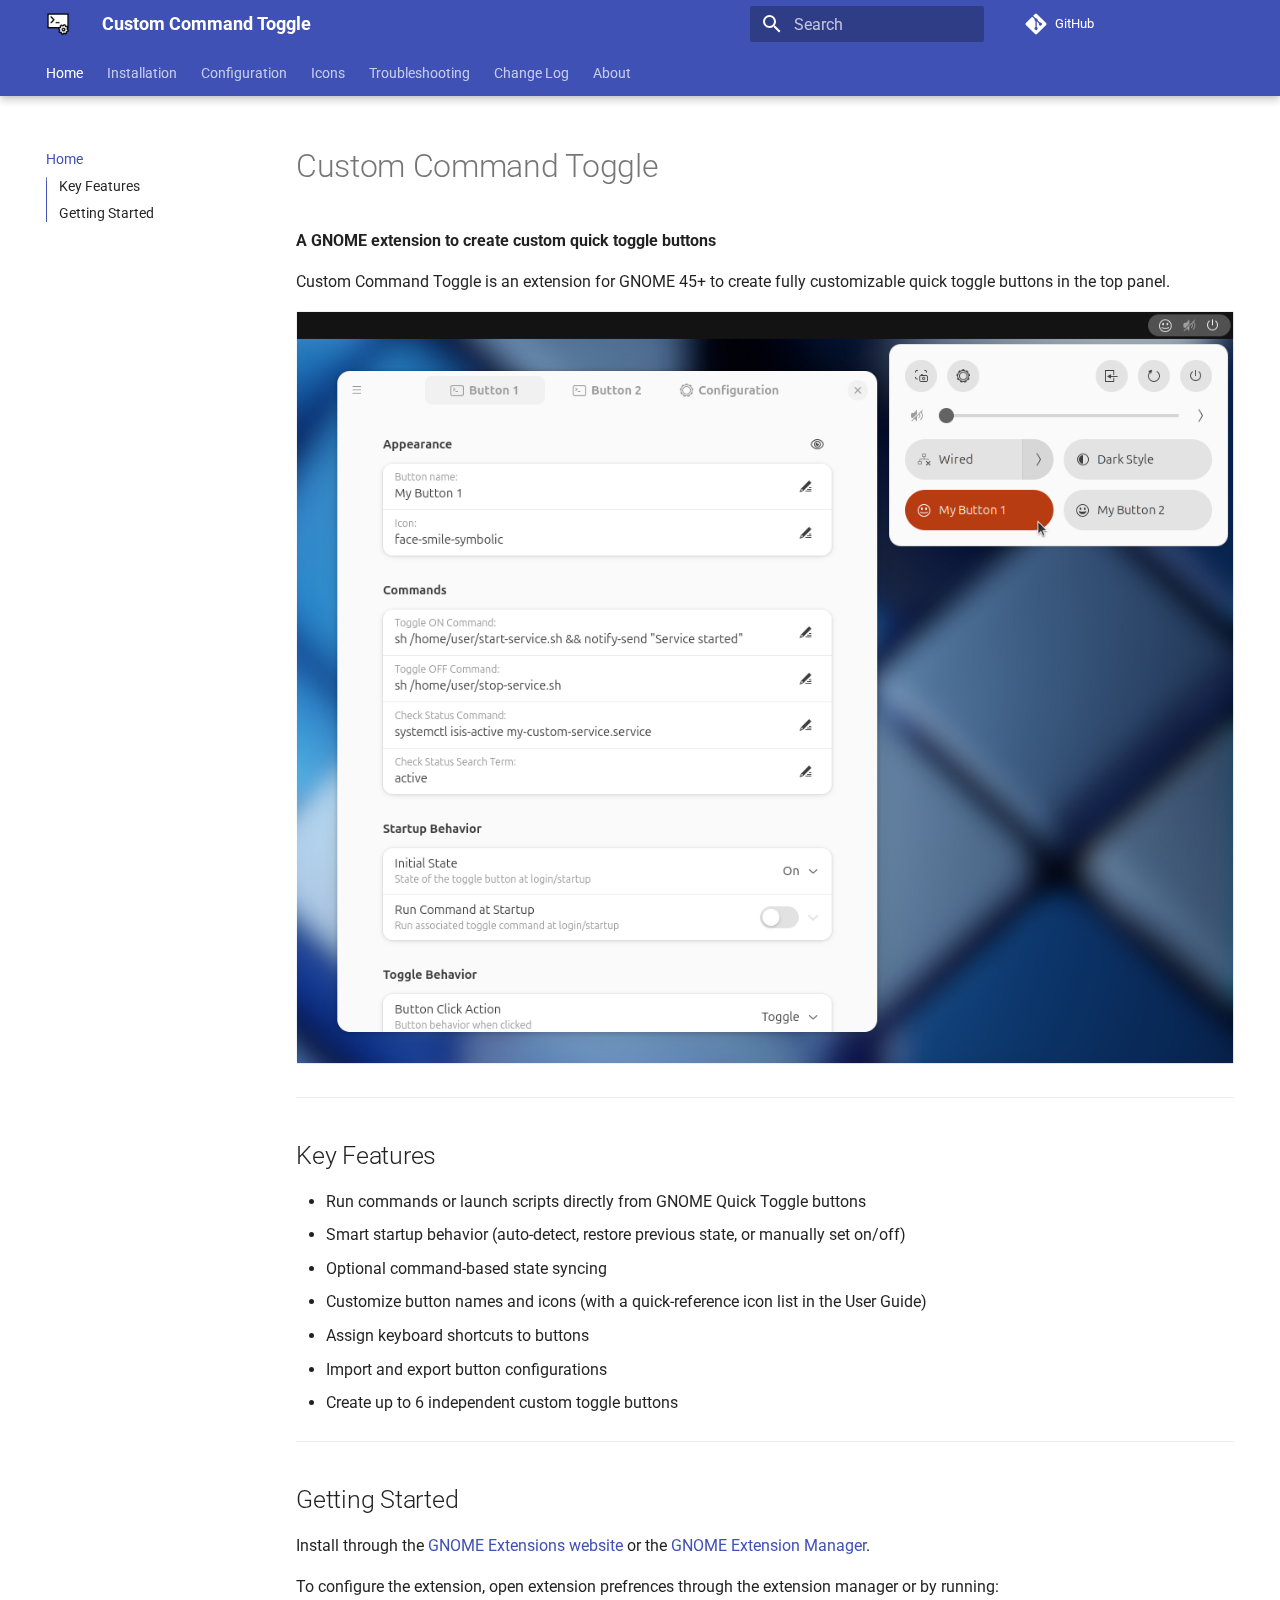
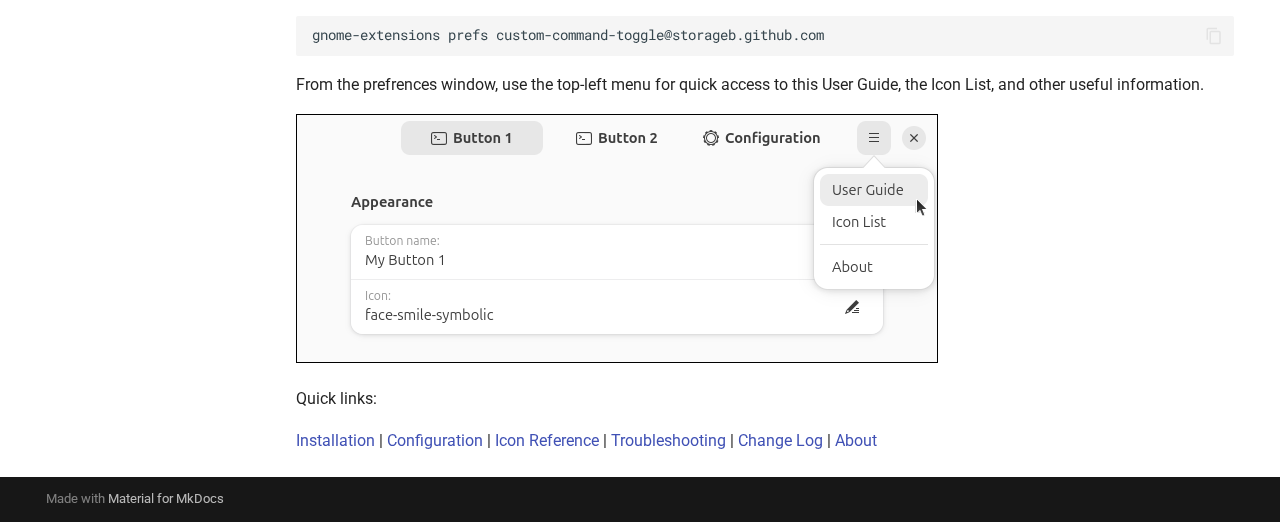
<file: index.html>
<!doctype html>
<html lang="en" class="no-js">
  <head>
    
      <meta charset="utf-8">
      <meta name="viewport" content="width=device-width,initial-scale=1">
      
        <meta name="description" content="Documentation for the Custom Command Toggle GNOME Extension">
      
      
        <meta name="author" content="StorageB">
      
      
      
      
        <link rel="next" href="installation/">
      
      
      <link rel="icon" href="icons/custom-command-toggle-docs.png">
      <meta name="generator" content="mkdocs-1.6.1, mkdocs-material-9.6.4">
    
    
      
        <title>Custom Command Toggle</title>
      
    
    
      <link rel="stylesheet" href="assets/stylesheets/main.8608ea7d.min.css">
      
      


    
    
      
    
    
      
        
        
        <link rel="preconnect" href="https://fonts.gstatic.com" crossorigin>
        <link rel="stylesheet" href="https://fonts.googleapis.com/css?family=Roboto:300,300i,400,400i,700,700i%7CRoboto+Mono:400,400i,700,700i&display=fallback">
        <style>:root{--md-text-font:"Roboto";--md-code-font:"Roboto Mono"}</style>
      
    
    
      <link rel="stylesheet" href="stylesheets/extra.css">
    
    <script>__md_scope=new URL(".",location),__md_hash=e=>[...e].reduce(((e,_)=>(e<<5)-e+_.charCodeAt(0)),0),__md_get=(e,_=localStorage,t=__md_scope)=>JSON.parse(_.getItem(t.pathname+"."+e)),__md_set=(e,_,t=localStorage,a=__md_scope)=>{try{t.setItem(a.pathname+"."+e,JSON.stringify(_))}catch(e){}}</script>
    
      

    
    
    
  </head>
  
  
    <body dir="ltr">
  
    
    <input class="md-toggle" data-md-toggle="drawer" type="checkbox" id="__drawer" autocomplete="off">
    <input class="md-toggle" data-md-toggle="search" type="checkbox" id="__search" autocomplete="off">
    <label class="md-overlay" for="__drawer"></label>
    <div data-md-component="skip">
      
        
        <a href="#custom-command-toggle" class="md-skip">
          Skip to content
        </a>
      
    </div>
    <div data-md-component="announce">
      
    </div>
    
    
      

  

<header class="md-header md-header--shadow md-header--lifted" data-md-component="header">
  <nav class="md-header__inner md-grid" aria-label="Header">
    <a href="." title="Custom Command Toggle" class="md-header__button md-logo" aria-label="Custom Command Toggle" data-md-component="logo">
      
  <img src="icons/custom-command-toggle-docs.png" alt="logo">

    </a>
    <label class="md-header__button md-icon" for="__drawer">
      
      <svg xmlns="http://www.w3.org/2000/svg" viewBox="0 0 24 24"><path d="M3 6h18v2H3zm0 5h18v2H3zm0 5h18v2H3z"/></svg>
    </label>
    <div class="md-header__title" data-md-component="header-title">
      <div class="md-header__ellipsis">
        <div class="md-header__topic">
          <span class="md-ellipsis">
            Custom Command Toggle
          </span>
        </div>
        <div class="md-header__topic" data-md-component="header-topic">
          <span class="md-ellipsis">
            
              Home
            
          </span>
        </div>
      </div>
    </div>
    
    
      <script>var palette=__md_get("__palette");if(palette&&palette.color){if("(prefers-color-scheme)"===palette.color.media){var media=matchMedia("(prefers-color-scheme: light)"),input=document.querySelector(media.matches?"[data-md-color-media='(prefers-color-scheme: light)']":"[data-md-color-media='(prefers-color-scheme: dark)']");palette.color.media=input.getAttribute("data-md-color-media"),palette.color.scheme=input.getAttribute("data-md-color-scheme"),palette.color.primary=input.getAttribute("data-md-color-primary"),palette.color.accent=input.getAttribute("data-md-color-accent")}for(var[key,value]of Object.entries(palette.color))document.body.setAttribute("data-md-color-"+key,value)}</script>
    
    
    
      <label class="md-header__button md-icon" for="__search">
        
        <svg xmlns="http://www.w3.org/2000/svg" viewBox="0 0 24 24"><path d="M9.5 3A6.5 6.5 0 0 1 16 9.5c0 1.61-.59 3.09-1.56 4.23l.27.27h.79l5 5-1.5 1.5-5-5v-.79l-.27-.27A6.52 6.52 0 0 1 9.5 16 6.5 6.5 0 0 1 3 9.5 6.5 6.5 0 0 1 9.5 3m0 2C7 5 5 7 5 9.5S7 14 9.5 14 14 12 14 9.5 12 5 9.5 5"/></svg>
      </label>
      <div class="md-search" data-md-component="search" role="dialog">
  <label class="md-search__overlay" for="__search"></label>
  <div class="md-search__inner" role="search">
    <form class="md-search__form" name="search">
      <input type="text" class="md-search__input" name="query" aria-label="Search" placeholder="Search" autocapitalize="off" autocorrect="off" autocomplete="off" spellcheck="false" data-md-component="search-query" required>
      <label class="md-search__icon md-icon" for="__search">
        
        <svg xmlns="http://www.w3.org/2000/svg" viewBox="0 0 24 24"><path d="M9.5 3A6.5 6.5 0 0 1 16 9.5c0 1.61-.59 3.09-1.56 4.23l.27.27h.79l5 5-1.5 1.5-5-5v-.79l-.27-.27A6.52 6.52 0 0 1 9.5 16 6.5 6.5 0 0 1 3 9.5 6.5 6.5 0 0 1 9.5 3m0 2C7 5 5 7 5 9.5S7 14 9.5 14 14 12 14 9.5 12 5 9.5 5"/></svg>
        
        <svg xmlns="http://www.w3.org/2000/svg" viewBox="0 0 24 24"><path d="M20 11v2H8l5.5 5.5-1.42 1.42L4.16 12l7.92-7.92L13.5 5.5 8 11z"/></svg>
      </label>
      <nav class="md-search__options" aria-label="Search">
        
        <button type="reset" class="md-search__icon md-icon" title="Clear" aria-label="Clear" tabindex="-1">
          
          <svg xmlns="http://www.w3.org/2000/svg" viewBox="0 0 24 24"><path d="M19 6.41 17.59 5 12 10.59 6.41 5 5 6.41 10.59 12 5 17.59 6.41 19 12 13.41 17.59 19 19 17.59 13.41 12z"/></svg>
        </button>
      </nav>
      
    </form>
    <div class="md-search__output">
      <div class="md-search__scrollwrap" tabindex="0" data-md-scrollfix>
        <div class="md-search-result" data-md-component="search-result">
          <div class="md-search-result__meta">
            Initializing search
          </div>
          <ol class="md-search-result__list" role="presentation"></ol>
        </div>
      </div>
    </div>
  </div>
</div>
    
    
      <div class="md-header__source">
        <a href="https://github.com/StorageB/custom-command-toggle" title="Go to repository" class="md-source" data-md-component="source">
  <div class="md-source__icon md-icon">
    
    <svg xmlns="http://www.w3.org/2000/svg" viewBox="0 0 448 512"><!--! Font Awesome Free 6.7.2 by @fontawesome - https://fontawesome.com License - https://fontawesome.com/license/free (Icons: CC BY 4.0, Fonts: SIL OFL 1.1, Code: MIT License) Copyright 2024 Fonticons, Inc.--><path d="M439.55 236.05 244 40.45a28.87 28.87 0 0 0-40.81 0l-40.66 40.63 51.52 51.52c27.06-9.14 52.68 16.77 43.39 43.68l49.66 49.66c34.23-11.8 61.18 31 35.47 56.69-26.49 26.49-70.21-2.87-56-37.34L240.22 199v121.85c25.3 12.54 22.26 41.85 9.08 55a34.34 34.34 0 0 1-48.55 0c-17.57-17.6-11.07-46.91 11.25-56v-123c-20.8-8.51-24.6-30.74-18.64-45L142.57 101 8.45 235.14a28.86 28.86 0 0 0 0 40.81l195.61 195.6a28.86 28.86 0 0 0 40.8 0l194.69-194.69a28.86 28.86 0 0 0 0-40.81"/></svg>
  </div>
  <div class="md-source__repository">
    GitHub
  </div>
</a>
      </div>
    
  </nav>
  
    
      
<nav class="md-tabs" aria-label="Tabs" data-md-component="tabs">
  <div class="md-grid">
    <ul class="md-tabs__list">
      
        
  
  
    
  
  
    <li class="md-tabs__item md-tabs__item--active">
      <a href="." class="md-tabs__link">
        
  
    
  
  Home

      </a>
    </li>
  

      
        
  
  
  
    <li class="md-tabs__item">
      <a href="installation/" class="md-tabs__link">
        
  
    
  
  Installation

      </a>
    </li>
  

      
        
  
  
  
    <li class="md-tabs__item">
      <a href="configuration/" class="md-tabs__link">
        
  
    
  
  Configuration

      </a>
    </li>
  

      
        
  
  
  
    
    
      <li class="md-tabs__item">
        <a href="icons-adwaita/" class="md-tabs__link">
          
  
  Icons

        </a>
      </li>
    
  

      
        
  
  
  
    <li class="md-tabs__item">
      <a href="troubleshooting/" class="md-tabs__link">
        
  
    
  
  Troubleshooting

      </a>
    </li>
  

      
        
  
  
  
    <li class="md-tabs__item">
      <a href="changelog/" class="md-tabs__link">
        
  
    
  
  Change Log

      </a>
    </li>
  

      
        
  
  
  
    <li class="md-tabs__item">
      <a href="about/" class="md-tabs__link">
        
  
    
  
  About

      </a>
    </li>
  

      
    </ul>
  </div>
</nav>
    
  
</header>
    
    <div class="md-container" data-md-component="container">
      
      
        
      
      <main class="md-main" data-md-component="main">
        <div class="md-main__inner md-grid">
          
            
              
              <div class="md-sidebar md-sidebar--primary" data-md-component="sidebar" data-md-type="navigation" >
                <div class="md-sidebar__scrollwrap">
                  <div class="md-sidebar__inner">
                    


  


  

<nav class="md-nav md-nav--primary md-nav--lifted md-nav--integrated" aria-label="Navigation" data-md-level="0">
  <label class="md-nav__title" for="__drawer">
    <a href="." title="Custom Command Toggle" class="md-nav__button md-logo" aria-label="Custom Command Toggle" data-md-component="logo">
      
  <img src="icons/custom-command-toggle-docs.png" alt="logo">

    </a>
    Custom Command Toggle
  </label>
  
    <div class="md-nav__source">
      <a href="https://github.com/StorageB/custom-command-toggle" title="Go to repository" class="md-source" data-md-component="source">
  <div class="md-source__icon md-icon">
    
    <svg xmlns="http://www.w3.org/2000/svg" viewBox="0 0 448 512"><!--! Font Awesome Free 6.7.2 by @fontawesome - https://fontawesome.com License - https://fontawesome.com/license/free (Icons: CC BY 4.0, Fonts: SIL OFL 1.1, Code: MIT License) Copyright 2024 Fonticons, Inc.--><path d="M439.55 236.05 244 40.45a28.87 28.87 0 0 0-40.81 0l-40.66 40.63 51.52 51.52c27.06-9.14 52.68 16.77 43.39 43.68l49.66 49.66c34.23-11.8 61.18 31 35.47 56.69-26.49 26.49-70.21-2.87-56-37.34L240.22 199v121.85c25.3 12.54 22.26 41.85 9.08 55a34.34 34.34 0 0 1-48.55 0c-17.57-17.6-11.07-46.91 11.25-56v-123c-20.8-8.51-24.6-30.74-18.64-45L142.57 101 8.45 235.14a28.86 28.86 0 0 0 0 40.81l195.61 195.6a28.86 28.86 0 0 0 40.8 0l194.69-194.69a28.86 28.86 0 0 0 0-40.81"/></svg>
  </div>
  <div class="md-source__repository">
    GitHub
  </div>
</a>
    </div>
  
  <ul class="md-nav__list" data-md-scrollfix>
    
      
      
  
  
    
  
  
  
    <li class="md-nav__item md-nav__item--active">
      
      <input class="md-nav__toggle md-toggle" type="checkbox" id="__toc">
      
      
        
      
      
        <label class="md-nav__link md-nav__link--active" for="__toc">
          
  
  <span class="md-ellipsis">
    Home
    
  </span>
  

          <span class="md-nav__icon md-icon"></span>
        </label>
      
      <a href="." class="md-nav__link md-nav__link--active">
        
  
  <span class="md-ellipsis">
    Home
    
  </span>
  

      </a>
      
        

<nav class="md-nav md-nav--secondary" aria-label="Table of contents">
  
  
  
    
  
  
    <label class="md-nav__title" for="__toc">
      <span class="md-nav__icon md-icon"></span>
      Table of contents
    </label>
    <ul class="md-nav__list" data-md-component="toc" data-md-scrollfix>
      
        <li class="md-nav__item">
  <a href="#key-features" class="md-nav__link">
    <span class="md-ellipsis">
      Key Features
    </span>
  </a>
  
</li>
      
        <li class="md-nav__item">
  <a href="#getting-started" class="md-nav__link">
    <span class="md-ellipsis">
      Getting Started
    </span>
  </a>
  
</li>
      
    </ul>
  
</nav>
      
    </li>
  

    
      
      
  
  
  
  
    <li class="md-nav__item">
      <a href="installation/" class="md-nav__link">
        
  
  <span class="md-ellipsis">
    Installation
    
  </span>
  

      </a>
    </li>
  

    
      
      
  
  
  
  
    <li class="md-nav__item">
      <a href="configuration/" class="md-nav__link">
        
  
  <span class="md-ellipsis">
    Configuration
    
  </span>
  

      </a>
    </li>
  

    
      
      
  
  
  
  
    
    
    
      
      
        
      
    
    
    <li class="md-nav__item md-nav__item--nested">
      
        
        
          
        
        <input class="md-nav__toggle md-toggle md-toggle--indeterminate" type="checkbox" id="__nav_4" >
        
          
          <label class="md-nav__link" for="__nav_4" id="__nav_4_label" tabindex="0">
            
  
  <span class="md-ellipsis">
    Icons
    
  </span>
  

            <span class="md-nav__icon md-icon"></span>
          </label>
        
        <nav class="md-nav" data-md-level="1" aria-labelledby="__nav_4_label" aria-expanded="false">
          <label class="md-nav__title" for="__nav_4">
            <span class="md-nav__icon md-icon"></span>
            Icons
          </label>
          <ul class="md-nav__list" data-md-scrollfix>
            
              
                
  
  
  
  
    <li class="md-nav__item">
      <a href="icons-adwaita/" class="md-nav__link">
        
  
  <span class="md-ellipsis">
    GNOME Adwaita
    
  </span>
  

      </a>
    </li>
  

              
            
              
                
  
  
  
  
    <li class="md-nav__item">
      <a href="icons-yaru/" class="md-nav__link">
        
  
  <span class="md-ellipsis">
    Ubuntu Yaru
    
  </span>
  

      </a>
    </li>
  

              
            
          </ul>
        </nav>
      
    </li>
  

    
      
      
  
  
  
  
    <li class="md-nav__item">
      <a href="troubleshooting/" class="md-nav__link">
        
  
  <span class="md-ellipsis">
    Troubleshooting
    
  </span>
  

      </a>
    </li>
  

    
      
      
  
  
  
  
    <li class="md-nav__item">
      <a href="changelog/" class="md-nav__link">
        
  
  <span class="md-ellipsis">
    Change Log
    
  </span>
  

      </a>
    </li>
  

    
      
      
  
  
  
  
    <li class="md-nav__item">
      <a href="about/" class="md-nav__link">
        
  
  <span class="md-ellipsis">
    About
    
  </span>
  

      </a>
    </li>
  

    
  </ul>
</nav>
                  </div>
                </div>
              </div>
            
            
          
          
            <div class="md-content" data-md-component="content">
              <article class="md-content__inner md-typeset">
                
                  


  
  


<!-- index.md -->

<h1 id="custom-command-toggle">Custom Command Toggle</h1>
<p><strong>A GNOME extension to create custom quick toggle buttons</strong></p>
<p>Custom Command Toggle is an extension for GNOME 45+ to create fully customizable quick toggle buttons in the top panel.</p>
<p><img alt="screenshot-main" src="screenshots/screenshot-main-12.png" /></p>
<hr />
<h2 id="key-features">Key Features</h2>
<ul>
<li>Run commands or launch scripts directly from GNOME Quick Toggle buttons</li>
<li>Smart startup behavior (auto-detect, restore previous state, or manually set on/off)</li>
<li>Optional command-based state syncing</li>
<li>Customize button names and icons (with a quick-reference icon list in the User Guide)</li>
<li>Assign keyboard shortcuts to buttons</li>
<li>Import and export button configurations</li>
<li>Create up to 6 independent custom toggle buttons</li>
</ul>
<hr />
<h2 id="getting-started">Getting Started</h2>
<p>Install through the <a href="https://extensions.gnome.org/extension/7012/custom-command-toggle/">GNOME Extensions website</a> or the <a href="https://mattjakeman.com/apps/extension-manager">GNOME Extension Manager</a>.</p>
<p>To configure the extension, open extension prefrences through the extension manager or by running:</p>
<div class="codehilite"><pre><span></span><code><span class="n">gnome</span><span class="o">-</span><span class="n">extensions</span><span class="w"> </span><span class="n">prefs</span><span class="w"> </span><span class="n">custom</span><span class="o">-</span><span class="n">command</span><span class="o">-</span><span class="n">toggle</span><span class="nv">@storageb</span><span class="p">.</span><span class="n">github</span><span class="p">.</span><span class="n">com</span>
</code></pre></div>

<p>From the prefrences window, use the top-left menu for quick access to this User Guide, the Icon List, and other useful information.</p>
<p><img alt="screenshot-menu" src="screenshots/screenshot-menu-12.png" /></p>
<p>Quick links:</p>
<p><a href="installation">Installation</a> |
<a href="configuration">Configuration</a> |
<a href="icons-adwaita">Icon Reference</a> |
<a href="troubleshooting">Troubleshooting</a> |
<a href="changelog">Change Log</a> |
<a href="about">About</a></p>












                
              </article>
            </div>
          
          
<script>var target=document.getElementById(location.hash.slice(1));target&&target.name&&(target.checked=target.name.startsWith("__tabbed_"))</script>
        </div>
        
          <button type="button" class="md-top md-icon" data-md-component="top" hidden>
  
  <svg xmlns="http://www.w3.org/2000/svg" viewBox="0 0 24 24"><path d="M13 20h-2V8l-5.5 5.5-1.42-1.42L12 4.16l7.92 7.92-1.42 1.42L13 8z"/></svg>
  Back to top
</button>
        
      </main>
      
        <footer class="md-footer">
  
  <div class="md-footer-meta md-typeset">
    <div class="md-footer-meta__inner md-grid">
      <div class="md-copyright">
  
  
    Made with
    <a href="https://squidfunk.github.io/mkdocs-material/" target="_blank" rel="noopener">
      Material for MkDocs
    </a>
  
</div>
      
    </div>
  </div>
</footer>
      
    </div>
    <div class="md-dialog" data-md-component="dialog">
      <div class="md-dialog__inner md-typeset"></div>
    </div>
    
    
    <script id="__config" type="application/json">{"base": ".", "features": ["navigation.tabs", "navigation.tabs.sticky", "navigation.expand", "navigation.sections", "navigation.top", "navigation.tracking", "content.code.copy", "toc.integrate"], "search": "assets/javascripts/workers/search.f8cc74c7.min.js", "translations": {"clipboard.copied": "Copied to clipboard", "clipboard.copy": "Copy to clipboard", "search.result.more.one": "1 more on this page", "search.result.more.other": "# more on this page", "search.result.none": "No matching documents", "search.result.one": "1 matching document", "search.result.other": "# matching documents", "search.result.placeholder": "Type to start searching", "search.result.term.missing": "Missing", "select.version": "Select version"}}</script>
    
    
      <script src="assets/javascripts/bundle.f1b6f286.min.js"></script>
      
    
  </body>
</html>
</file>
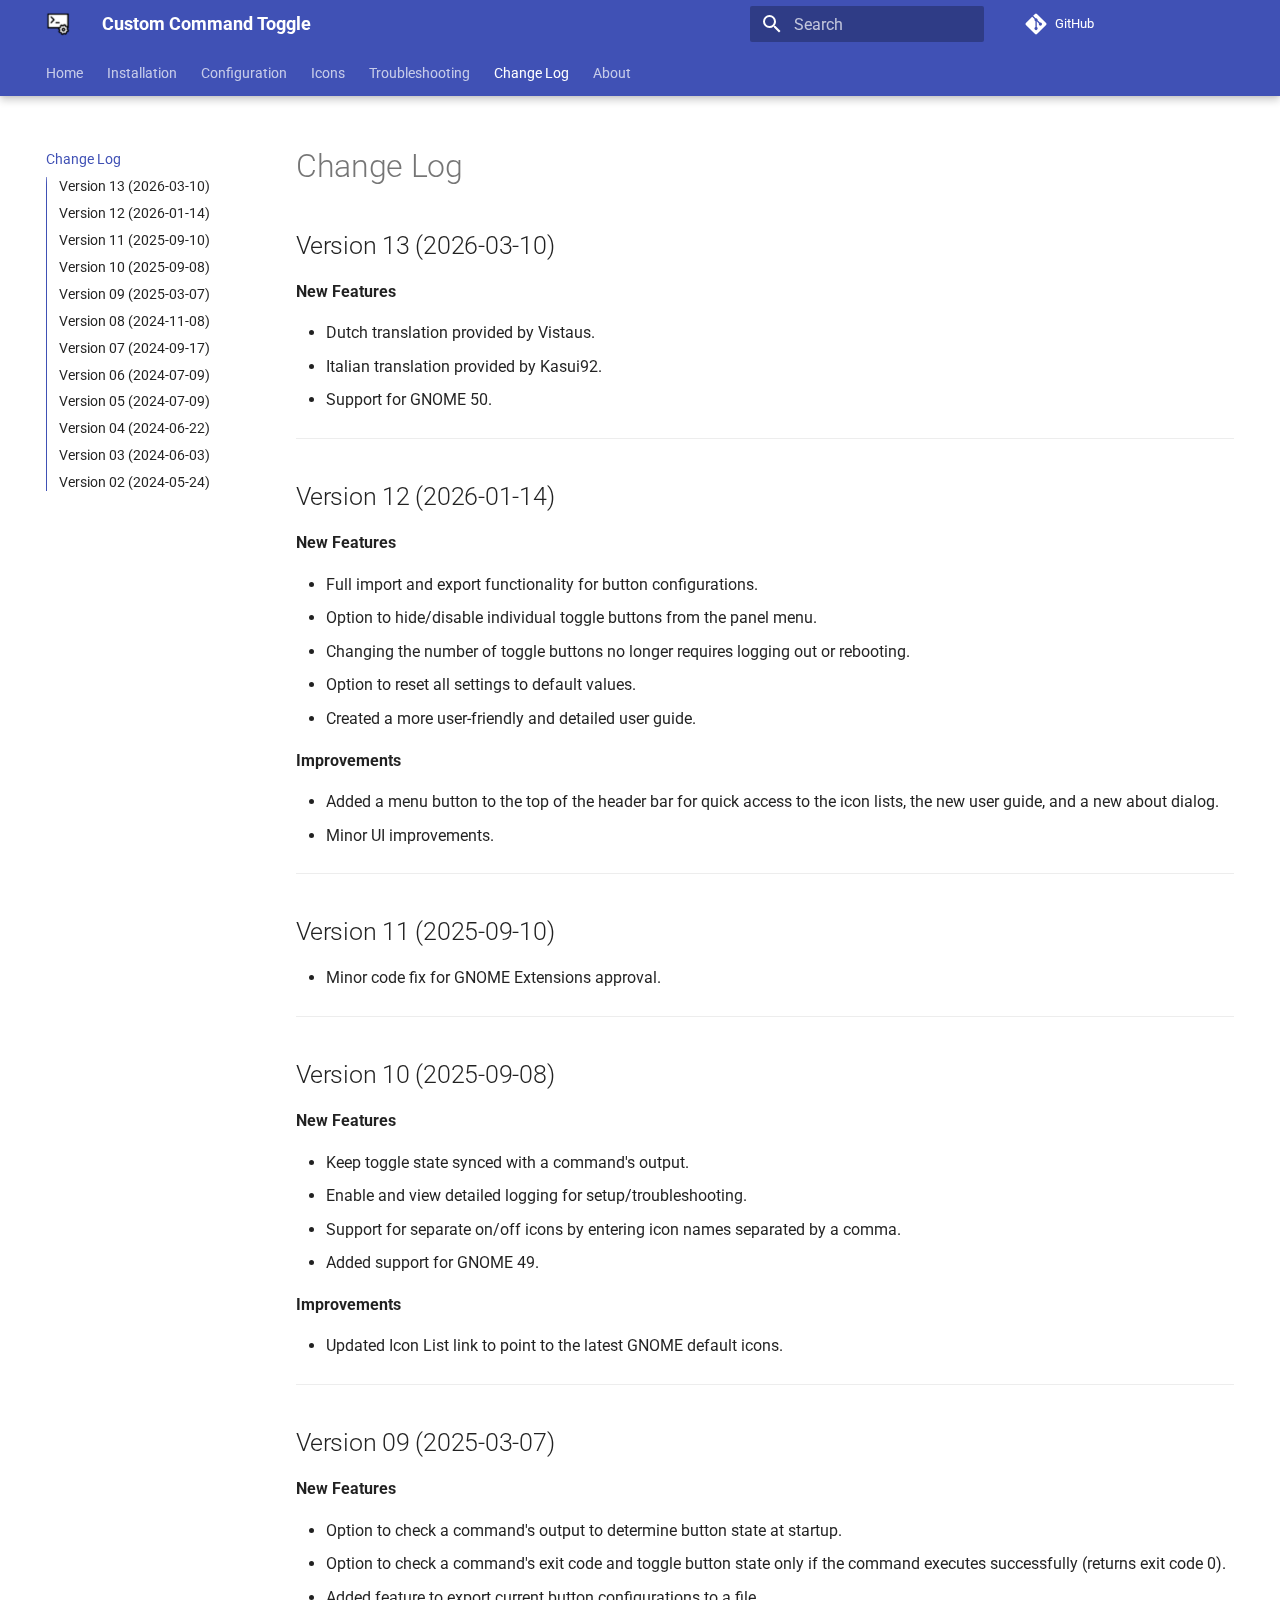
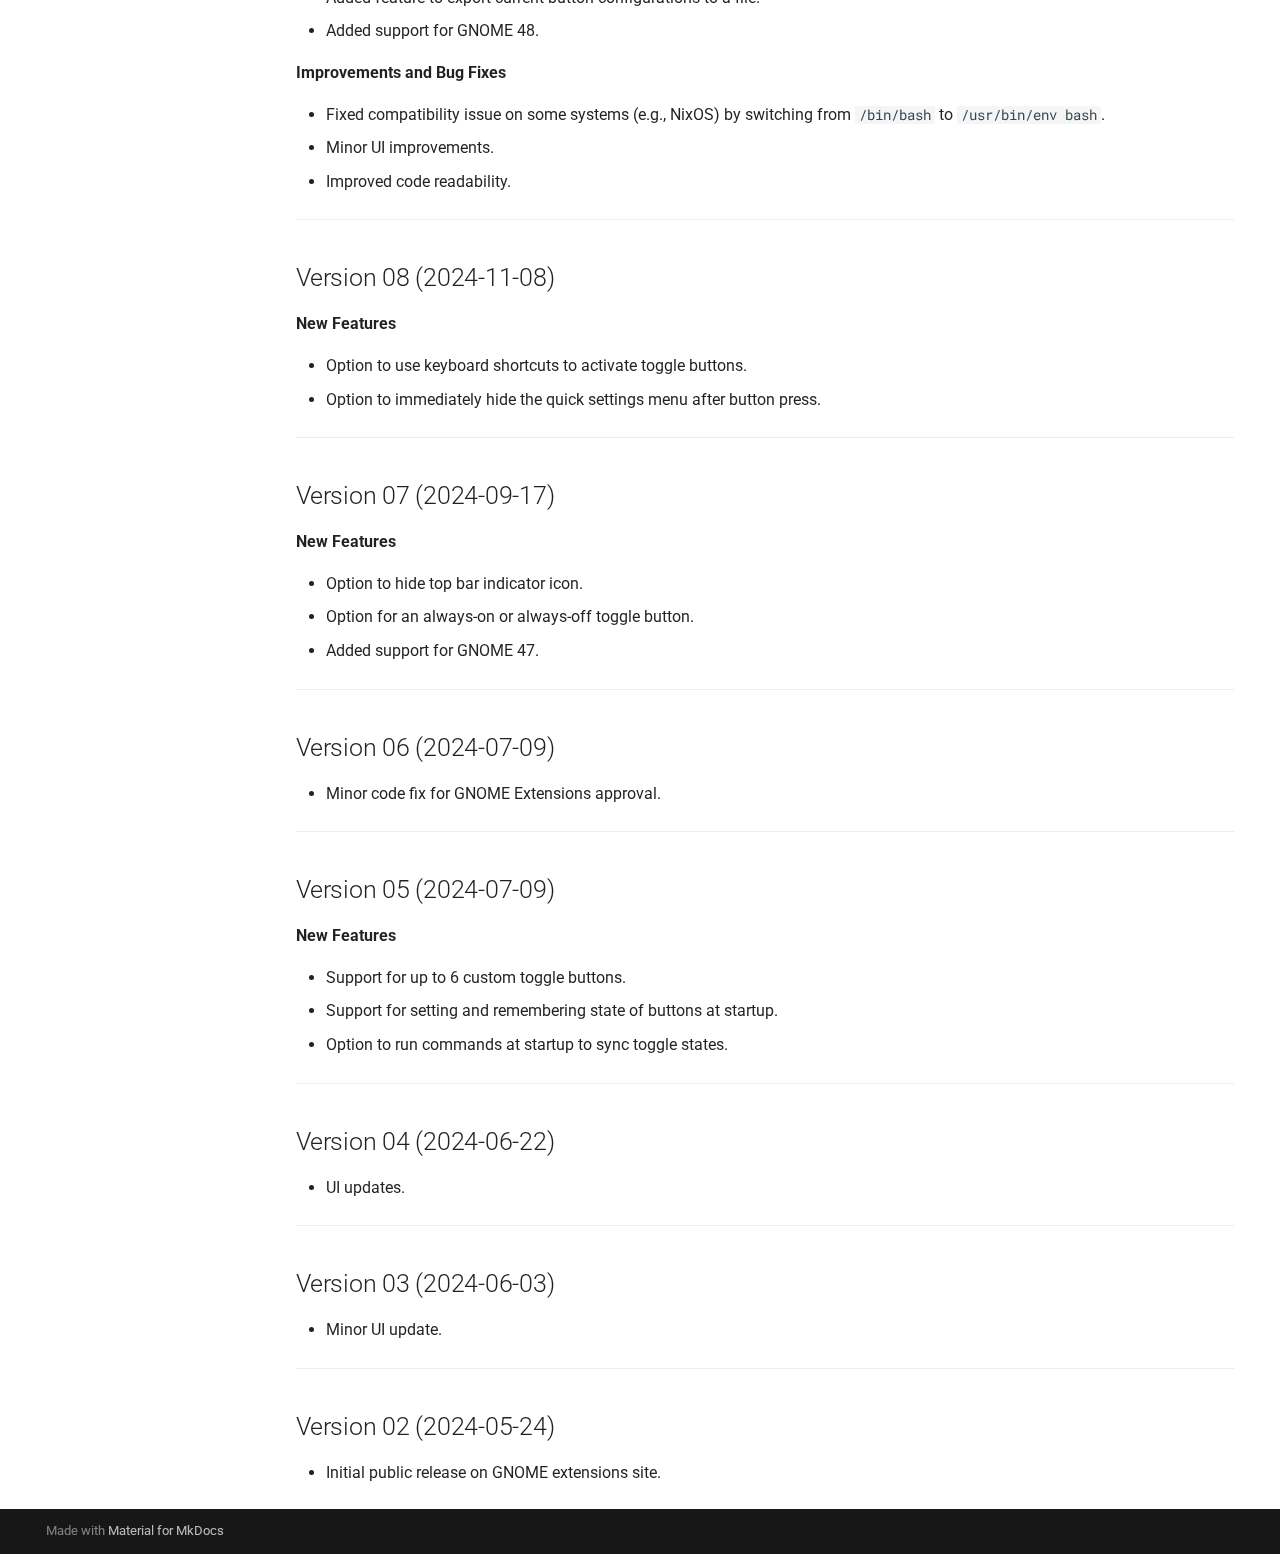
<file: changelog/index.html>
<!doctype html>
<html lang="en" class="no-js">
  <head>
    
      <meta charset="utf-8">
      <meta name="viewport" content="width=device-width,initial-scale=1">
      
        <meta name="description" content="Documentation for the Custom Command Toggle GNOME Extension">
      
      
        <meta name="author" content="StorageB">
      
      
      
        <link rel="prev" href="../troubleshooting/">
      
      
        <link rel="next" href="../about/">
      
      
      <link rel="icon" href="../icons/custom-command-toggle-docs.png">
      <meta name="generator" content="mkdocs-1.6.1, mkdocs-material-9.6.4">
    
    
      
        <title>Change Log - Custom Command Toggle</title>
      
    
    
      <link rel="stylesheet" href="../assets/stylesheets/main.8608ea7d.min.css">
      
      


    
    
      
    
    
      
        
        
        <link rel="preconnect" href="https://fonts.gstatic.com" crossorigin>
        <link rel="stylesheet" href="https://fonts.googleapis.com/css?family=Roboto:300,300i,400,400i,700,700i%7CRoboto+Mono:400,400i,700,700i&display=fallback">
        <style>:root{--md-text-font:"Roboto";--md-code-font:"Roboto Mono"}</style>
      
    
    
      <link rel="stylesheet" href="../stylesheets/extra.css">
    
    <script>__md_scope=new URL("..",location),__md_hash=e=>[...e].reduce(((e,_)=>(e<<5)-e+_.charCodeAt(0)),0),__md_get=(e,_=localStorage,t=__md_scope)=>JSON.parse(_.getItem(t.pathname+"."+e)),__md_set=(e,_,t=localStorage,a=__md_scope)=>{try{t.setItem(a.pathname+"."+e,JSON.stringify(_))}catch(e){}}</script>
    
      

    
    
    
  </head>
  
  
    <body dir="ltr">
  
    
    <input class="md-toggle" data-md-toggle="drawer" type="checkbox" id="__drawer" autocomplete="off">
    <input class="md-toggle" data-md-toggle="search" type="checkbox" id="__search" autocomplete="off">
    <label class="md-overlay" for="__drawer"></label>
    <div data-md-component="skip">
      
        
        <a href="#version-13-2026-03-10" class="md-skip">
          Skip to content
        </a>
      
    </div>
    <div data-md-component="announce">
      
    </div>
    
    
      

  

<header class="md-header md-header--shadow md-header--lifted" data-md-component="header">
  <nav class="md-header__inner md-grid" aria-label="Header">
    <a href=".." title="Custom Command Toggle" class="md-header__button md-logo" aria-label="Custom Command Toggle" data-md-component="logo">
      
  <img src="../icons/custom-command-toggle-docs.png" alt="logo">

    </a>
    <label class="md-header__button md-icon" for="__drawer">
      
      <svg xmlns="http://www.w3.org/2000/svg" viewBox="0 0 24 24"><path d="M3 6h18v2H3zm0 5h18v2H3zm0 5h18v2H3z"/></svg>
    </label>
    <div class="md-header__title" data-md-component="header-title">
      <div class="md-header__ellipsis">
        <div class="md-header__topic">
          <span class="md-ellipsis">
            Custom Command Toggle
          </span>
        </div>
        <div class="md-header__topic" data-md-component="header-topic">
          <span class="md-ellipsis">
            
              Change Log
            
          </span>
        </div>
      </div>
    </div>
    
    
      <script>var palette=__md_get("__palette");if(palette&&palette.color){if("(prefers-color-scheme)"===palette.color.media){var media=matchMedia("(prefers-color-scheme: light)"),input=document.querySelector(media.matches?"[data-md-color-media='(prefers-color-scheme: light)']":"[data-md-color-media='(prefers-color-scheme: dark)']");palette.color.media=input.getAttribute("data-md-color-media"),palette.color.scheme=input.getAttribute("data-md-color-scheme"),palette.color.primary=input.getAttribute("data-md-color-primary"),palette.color.accent=input.getAttribute("data-md-color-accent")}for(var[key,value]of Object.entries(palette.color))document.body.setAttribute("data-md-color-"+key,value)}</script>
    
    
    
      <label class="md-header__button md-icon" for="__search">
        
        <svg xmlns="http://www.w3.org/2000/svg" viewBox="0 0 24 24"><path d="M9.5 3A6.5 6.5 0 0 1 16 9.5c0 1.61-.59 3.09-1.56 4.23l.27.27h.79l5 5-1.5 1.5-5-5v-.79l-.27-.27A6.52 6.52 0 0 1 9.5 16 6.5 6.5 0 0 1 3 9.5 6.5 6.5 0 0 1 9.5 3m0 2C7 5 5 7 5 9.5S7 14 9.5 14 14 12 14 9.5 12 5 9.5 5"/></svg>
      </label>
      <div class="md-search" data-md-component="search" role="dialog">
  <label class="md-search__overlay" for="__search"></label>
  <div class="md-search__inner" role="search">
    <form class="md-search__form" name="search">
      <input type="text" class="md-search__input" name="query" aria-label="Search" placeholder="Search" autocapitalize="off" autocorrect="off" autocomplete="off" spellcheck="false" data-md-component="search-query" required>
      <label class="md-search__icon md-icon" for="__search">
        
        <svg xmlns="http://www.w3.org/2000/svg" viewBox="0 0 24 24"><path d="M9.5 3A6.5 6.5 0 0 1 16 9.5c0 1.61-.59 3.09-1.56 4.23l.27.27h.79l5 5-1.5 1.5-5-5v-.79l-.27-.27A6.52 6.52 0 0 1 9.5 16 6.5 6.5 0 0 1 3 9.5 6.5 6.5 0 0 1 9.5 3m0 2C7 5 5 7 5 9.5S7 14 9.5 14 14 12 14 9.5 12 5 9.5 5"/></svg>
        
        <svg xmlns="http://www.w3.org/2000/svg" viewBox="0 0 24 24"><path d="M20 11v2H8l5.5 5.5-1.42 1.42L4.16 12l7.92-7.92L13.5 5.5 8 11z"/></svg>
      </label>
      <nav class="md-search__options" aria-label="Search">
        
        <button type="reset" class="md-search__icon md-icon" title="Clear" aria-label="Clear" tabindex="-1">
          
          <svg xmlns="http://www.w3.org/2000/svg" viewBox="0 0 24 24"><path d="M19 6.41 17.59 5 12 10.59 6.41 5 5 6.41 10.59 12 5 17.59 6.41 19 12 13.41 17.59 19 19 17.59 13.41 12z"/></svg>
        </button>
      </nav>
      
    </form>
    <div class="md-search__output">
      <div class="md-search__scrollwrap" tabindex="0" data-md-scrollfix>
        <div class="md-search-result" data-md-component="search-result">
          <div class="md-search-result__meta">
            Initializing search
          </div>
          <ol class="md-search-result__list" role="presentation"></ol>
        </div>
      </div>
    </div>
  </div>
</div>
    
    
      <div class="md-header__source">
        <a href="https://github.com/StorageB/custom-command-toggle" title="Go to repository" class="md-source" data-md-component="source">
  <div class="md-source__icon md-icon">
    
    <svg xmlns="http://www.w3.org/2000/svg" viewBox="0 0 448 512"><!--! Font Awesome Free 6.7.2 by @fontawesome - https://fontawesome.com License - https://fontawesome.com/license/free (Icons: CC BY 4.0, Fonts: SIL OFL 1.1, Code: MIT License) Copyright 2024 Fonticons, Inc.--><path d="M439.55 236.05 244 40.45a28.87 28.87 0 0 0-40.81 0l-40.66 40.63 51.52 51.52c27.06-9.14 52.68 16.77 43.39 43.68l49.66 49.66c34.23-11.8 61.18 31 35.47 56.69-26.49 26.49-70.21-2.87-56-37.34L240.22 199v121.85c25.3 12.54 22.26 41.85 9.08 55a34.34 34.34 0 0 1-48.55 0c-17.57-17.6-11.07-46.91 11.25-56v-123c-20.8-8.51-24.6-30.74-18.64-45L142.57 101 8.45 235.14a28.86 28.86 0 0 0 0 40.81l195.61 195.6a28.86 28.86 0 0 0 40.8 0l194.69-194.69a28.86 28.86 0 0 0 0-40.81"/></svg>
  </div>
  <div class="md-source__repository">
    GitHub
  </div>
</a>
      </div>
    
  </nav>
  
    
      
<nav class="md-tabs" aria-label="Tabs" data-md-component="tabs">
  <div class="md-grid">
    <ul class="md-tabs__list">
      
        
  
  
  
    <li class="md-tabs__item">
      <a href=".." class="md-tabs__link">
        
  
    
  
  Home

      </a>
    </li>
  

      
        
  
  
  
    <li class="md-tabs__item">
      <a href="../installation/" class="md-tabs__link">
        
  
    
  
  Installation

      </a>
    </li>
  

      
        
  
  
  
    <li class="md-tabs__item">
      <a href="../configuration/" class="md-tabs__link">
        
  
    
  
  Configuration

      </a>
    </li>
  

      
        
  
  
  
    
    
      <li class="md-tabs__item">
        <a href="../icons-adwaita/" class="md-tabs__link">
          
  
  Icons

        </a>
      </li>
    
  

      
        
  
  
  
    <li class="md-tabs__item">
      <a href="../troubleshooting/" class="md-tabs__link">
        
  
    
  
  Troubleshooting

      </a>
    </li>
  

      
        
  
  
    
  
  
    <li class="md-tabs__item md-tabs__item--active">
      <a href="./" class="md-tabs__link">
        
  
    
  
  Change Log

      </a>
    </li>
  

      
        
  
  
  
    <li class="md-tabs__item">
      <a href="../about/" class="md-tabs__link">
        
  
    
  
  About

      </a>
    </li>
  

      
    </ul>
  </div>
</nav>
    
  
</header>
    
    <div class="md-container" data-md-component="container">
      
      
        
      
      <main class="md-main" data-md-component="main">
        <div class="md-main__inner md-grid">
          
            
              
              <div class="md-sidebar md-sidebar--primary" data-md-component="sidebar" data-md-type="navigation" >
                <div class="md-sidebar__scrollwrap">
                  <div class="md-sidebar__inner">
                    


  


  

<nav class="md-nav md-nav--primary md-nav--lifted md-nav--integrated" aria-label="Navigation" data-md-level="0">
  <label class="md-nav__title" for="__drawer">
    <a href=".." title="Custom Command Toggle" class="md-nav__button md-logo" aria-label="Custom Command Toggle" data-md-component="logo">
      
  <img src="../icons/custom-command-toggle-docs.png" alt="logo">

    </a>
    Custom Command Toggle
  </label>
  
    <div class="md-nav__source">
      <a href="https://github.com/StorageB/custom-command-toggle" title="Go to repository" class="md-source" data-md-component="source">
  <div class="md-source__icon md-icon">
    
    <svg xmlns="http://www.w3.org/2000/svg" viewBox="0 0 448 512"><!--! Font Awesome Free 6.7.2 by @fontawesome - https://fontawesome.com License - https://fontawesome.com/license/free (Icons: CC BY 4.0, Fonts: SIL OFL 1.1, Code: MIT License) Copyright 2024 Fonticons, Inc.--><path d="M439.55 236.05 244 40.45a28.87 28.87 0 0 0-40.81 0l-40.66 40.63 51.52 51.52c27.06-9.14 52.68 16.77 43.39 43.68l49.66 49.66c34.23-11.8 61.18 31 35.47 56.69-26.49 26.49-70.21-2.87-56-37.34L240.22 199v121.85c25.3 12.54 22.26 41.85 9.08 55a34.34 34.34 0 0 1-48.55 0c-17.57-17.6-11.07-46.91 11.25-56v-123c-20.8-8.51-24.6-30.74-18.64-45L142.57 101 8.45 235.14a28.86 28.86 0 0 0 0 40.81l195.61 195.6a28.86 28.86 0 0 0 40.8 0l194.69-194.69a28.86 28.86 0 0 0 0-40.81"/></svg>
  </div>
  <div class="md-source__repository">
    GitHub
  </div>
</a>
    </div>
  
  <ul class="md-nav__list" data-md-scrollfix>
    
      
      
  
  
  
  
    <li class="md-nav__item">
      <a href=".." class="md-nav__link">
        
  
  <span class="md-ellipsis">
    Home
    
  </span>
  

      </a>
    </li>
  

    
      
      
  
  
  
  
    <li class="md-nav__item">
      <a href="../installation/" class="md-nav__link">
        
  
  <span class="md-ellipsis">
    Installation
    
  </span>
  

      </a>
    </li>
  

    
      
      
  
  
  
  
    <li class="md-nav__item">
      <a href="../configuration/" class="md-nav__link">
        
  
  <span class="md-ellipsis">
    Configuration
    
  </span>
  

      </a>
    </li>
  

    
      
      
  
  
  
  
    
    
    
      
      
        
      
    
    
    <li class="md-nav__item md-nav__item--nested">
      
        
        
          
        
        <input class="md-nav__toggle md-toggle md-toggle--indeterminate" type="checkbox" id="__nav_4" >
        
          
          <label class="md-nav__link" for="__nav_4" id="__nav_4_label" tabindex="0">
            
  
  <span class="md-ellipsis">
    Icons
    
  </span>
  

            <span class="md-nav__icon md-icon"></span>
          </label>
        
        <nav class="md-nav" data-md-level="1" aria-labelledby="__nav_4_label" aria-expanded="false">
          <label class="md-nav__title" for="__nav_4">
            <span class="md-nav__icon md-icon"></span>
            Icons
          </label>
          <ul class="md-nav__list" data-md-scrollfix>
            
              
                
  
  
  
  
    <li class="md-nav__item">
      <a href="../icons-adwaita/" class="md-nav__link">
        
  
  <span class="md-ellipsis">
    GNOME Adwaita
    
  </span>
  

      </a>
    </li>
  

              
            
              
                
  
  
  
  
    <li class="md-nav__item">
      <a href="../icons-yaru/" class="md-nav__link">
        
  
  <span class="md-ellipsis">
    Ubuntu Yaru
    
  </span>
  

      </a>
    </li>
  

              
            
          </ul>
        </nav>
      
    </li>
  

    
      
      
  
  
  
  
    <li class="md-nav__item">
      <a href="../troubleshooting/" class="md-nav__link">
        
  
  <span class="md-ellipsis">
    Troubleshooting
    
  </span>
  

      </a>
    </li>
  

    
      
      
  
  
    
  
  
  
    <li class="md-nav__item md-nav__item--active">
      
      <input class="md-nav__toggle md-toggle" type="checkbox" id="__toc">
      
      
      
        <label class="md-nav__link md-nav__link--active" for="__toc">
          
  
  <span class="md-ellipsis">
    Change Log
    
  </span>
  

          <span class="md-nav__icon md-icon"></span>
        </label>
      
      <a href="./" class="md-nav__link md-nav__link--active">
        
  
  <span class="md-ellipsis">
    Change Log
    
  </span>
  

      </a>
      
        

<nav class="md-nav md-nav--secondary" aria-label="Table of contents">
  
  
  
  
    <label class="md-nav__title" for="__toc">
      <span class="md-nav__icon md-icon"></span>
      Table of contents
    </label>
    <ul class="md-nav__list" data-md-component="toc" data-md-scrollfix>
      
        <li class="md-nav__item">
  <a href="#version-13-2026-03-10" class="md-nav__link">
    <span class="md-ellipsis">
      Version 13 (2026-03-10)
    </span>
  </a>
  
</li>
      
        <li class="md-nav__item">
  <a href="#version-12-2026-01-14" class="md-nav__link">
    <span class="md-ellipsis">
      Version 12 (2026-01-14)
    </span>
  </a>
  
</li>
      
        <li class="md-nav__item">
  <a href="#version-11-2025-09-10" class="md-nav__link">
    <span class="md-ellipsis">
      Version 11 (2025-09-10)
    </span>
  </a>
  
</li>
      
        <li class="md-nav__item">
  <a href="#version-10-2025-09-08" class="md-nav__link">
    <span class="md-ellipsis">
      Version 10 (2025-09-08)
    </span>
  </a>
  
</li>
      
        <li class="md-nav__item">
  <a href="#version-09-2025-03-07" class="md-nav__link">
    <span class="md-ellipsis">
      Version 09 (2025-03-07)
    </span>
  </a>
  
</li>
      
        <li class="md-nav__item">
  <a href="#version-08-2024-11-08" class="md-nav__link">
    <span class="md-ellipsis">
      Version 08 (2024-11-08)
    </span>
  </a>
  
</li>
      
        <li class="md-nav__item">
  <a href="#version-07-2024-09-17" class="md-nav__link">
    <span class="md-ellipsis">
      Version 07 (2024-09-17)
    </span>
  </a>
  
</li>
      
        <li class="md-nav__item">
  <a href="#version-06-2024-07-09" class="md-nav__link">
    <span class="md-ellipsis">
      Version 06 (2024-07-09)
    </span>
  </a>
  
</li>
      
        <li class="md-nav__item">
  <a href="#version-05-2024-07-09" class="md-nav__link">
    <span class="md-ellipsis">
      Version 05 (2024-07-09)
    </span>
  </a>
  
</li>
      
        <li class="md-nav__item">
  <a href="#version-04-2024-06-22" class="md-nav__link">
    <span class="md-ellipsis">
      Version 04 (2024-06-22)
    </span>
  </a>
  
</li>
      
        <li class="md-nav__item">
  <a href="#version-03-2024-06-03" class="md-nav__link">
    <span class="md-ellipsis">
      Version 03 (2024-06-03)
    </span>
  </a>
  
</li>
      
        <li class="md-nav__item">
  <a href="#version-02-2024-05-24" class="md-nav__link">
    <span class="md-ellipsis">
      Version 02 (2024-05-24)
    </span>
  </a>
  
</li>
      
    </ul>
  
</nav>
      
    </li>
  

    
      
      
  
  
  
  
    <li class="md-nav__item">
      <a href="../about/" class="md-nav__link">
        
  
  <span class="md-ellipsis">
    About
    
  </span>
  

      </a>
    </li>
  

    
  </ul>
</nav>
                  </div>
                </div>
              </div>
            
            
          
          
            <div class="md-content" data-md-component="content">
              <article class="md-content__inner md-typeset">
                
                  


  
  


  <h1>Change Log</h1>

<!-- changelog.md -->

<h2 id="version-13-2026-03-10">Version 13 (2026-03-10)</h2>
<p><strong>New Features</strong></p>
<ul>
<li>Dutch translation provided by Vistaus.</li>
<li>Italian translation provided by Kasui92.</li>
<li>Support for GNOME 50.</li>
</ul>
<hr />
<h2 id="version-12-2026-01-14">Version 12 (2026-01-14)</h2>
<p><strong>New Features</strong></p>
<ul>
<li>Full import and export functionality for button configurations.</li>
<li>Option to hide/disable individual toggle buttons from the panel menu.</li>
<li>Changing the number of toggle buttons no longer requires logging out or rebooting.</li>
<li>Option to reset all settings to default values.</li>
<li>Created a more user-friendly and detailed user guide.</li>
</ul>
<p><strong>Improvements</strong></p>
<ul>
<li>Added a menu button to the top of the header bar for quick access to the icon lists, the new user guide, and a new about dialog.</li>
<li>Minor UI improvements.</li>
</ul>
<hr />
<h2 id="version-11-2025-09-10">Version 11 (2025-09-10)</h2>
<ul>
<li>Minor code fix for GNOME Extensions approval.</li>
</ul>
<hr />
<h2 id="version-10-2025-09-08">Version 10 (2025-09-08)</h2>
<p><strong>New Features</strong></p>
<ul>
<li>Keep toggle state synced with a command's output.</li>
<li>Enable and view detailed logging for setup/troubleshooting.</li>
<li>Support for separate on/off icons by entering icon names separated by a comma.</li>
<li>Added support for GNOME 49.</li>
</ul>
<p><strong>Improvements</strong></p>
<ul>
<li>Updated Icon List link to point to the latest GNOME default icons.</li>
</ul>
<hr />
<h2 id="version-09-2025-03-07">Version 09 (2025-03-07)</h2>
<p><strong>New Features</strong></p>
<ul>
<li>Option to check a command's output to determine button state at startup.</li>
<li>Option to check a command's exit code and toggle button state only if the command executes successfully (returns exit code 0).</li>
<li>Added feature to export current button configurations to a file.</li>
<li>Added support for GNOME 48.</li>
</ul>
<p><strong>Improvements and Bug Fixes</strong></p>
<ul>
<li>Fixed compatibility issue on some systems (e.g., NixOS) by switching from <code>/bin/bash</code> to <code>/usr/bin/env bash</code>.</li>
<li>Minor UI improvements.</li>
<li>Improved code readability.</li>
</ul>
<hr />
<h2 id="version-08-2024-11-08">Version 08 (2024-11-08)</h2>
<p><strong>New Features</strong></p>
<ul>
<li>Option to use keyboard shortcuts to activate toggle buttons.</li>
<li>Option to immediately hide the quick settings menu after button press.</li>
</ul>
<hr />
<h2 id="version-07-2024-09-17">Version 07 (2024-09-17)</h2>
<p><strong>New Features</strong></p>
<ul>
<li>Option to hide top bar indicator icon.</li>
<li>Option for an always-on or always-off toggle button.</li>
<li>Added support for GNOME 47.</li>
</ul>
<hr />
<h2 id="version-06-2024-07-09">Version 06 (2024-07-09)</h2>
<ul>
<li>Minor code fix for GNOME Extensions approval.</li>
</ul>
<hr />
<h2 id="version-05-2024-07-09">Version 05 (2024-07-09)</h2>
<p><strong>New Features</strong></p>
<ul>
<li>Support for up to 6 custom toggle buttons.</li>
<li>Support for setting and remembering state of buttons at startup.</li>
<li>Option to run commands at startup to sync toggle states.</li>
</ul>
<hr />
<h2 id="version-04-2024-06-22">Version 04 (2024-06-22)</h2>
<ul>
<li>UI updates.</li>
</ul>
<hr />
<h2 id="version-03-2024-06-03">Version 03 (2024-06-03)</h2>
<ul>
<li>Minor UI update.</li>
</ul>
<hr />
<h2 id="version-02-2024-05-24">Version 02 (2024-05-24)</h2>
<ul>
<li>Initial public release on GNOME extensions site.</li>
</ul>












                
              </article>
            </div>
          
          
<script>var target=document.getElementById(location.hash.slice(1));target&&target.name&&(target.checked=target.name.startsWith("__tabbed_"))</script>
        </div>
        
          <button type="button" class="md-top md-icon" data-md-component="top" hidden>
  
  <svg xmlns="http://www.w3.org/2000/svg" viewBox="0 0 24 24"><path d="M13 20h-2V8l-5.5 5.5-1.42-1.42L12 4.16l7.92 7.92-1.42 1.42L13 8z"/></svg>
  Back to top
</button>
        
      </main>
      
        <footer class="md-footer">
  
  <div class="md-footer-meta md-typeset">
    <div class="md-footer-meta__inner md-grid">
      <div class="md-copyright">
  
  
    Made with
    <a href="https://squidfunk.github.io/mkdocs-material/" target="_blank" rel="noopener">
      Material for MkDocs
    </a>
  
</div>
      
    </div>
  </div>
</footer>
      
    </div>
    <div class="md-dialog" data-md-component="dialog">
      <div class="md-dialog__inner md-typeset"></div>
    </div>
    
    
    <script id="__config" type="application/json">{"base": "..", "features": ["navigation.tabs", "navigation.tabs.sticky", "navigation.expand", "navigation.sections", "navigation.top", "navigation.tracking", "content.code.copy", "toc.integrate"], "search": "../assets/javascripts/workers/search.f8cc74c7.min.js", "translations": {"clipboard.copied": "Copied to clipboard", "clipboard.copy": "Copy to clipboard", "search.result.more.one": "1 more on this page", "search.result.more.other": "# more on this page", "search.result.none": "No matching documents", "search.result.one": "1 matching document", "search.result.other": "# matching documents", "search.result.placeholder": "Type to start searching", "search.result.term.missing": "Missing", "select.version": "Select version"}}</script>
    
    
      <script src="../assets/javascripts/bundle.f1b6f286.min.js"></script>
      
    
  </body>
</html>
</file>
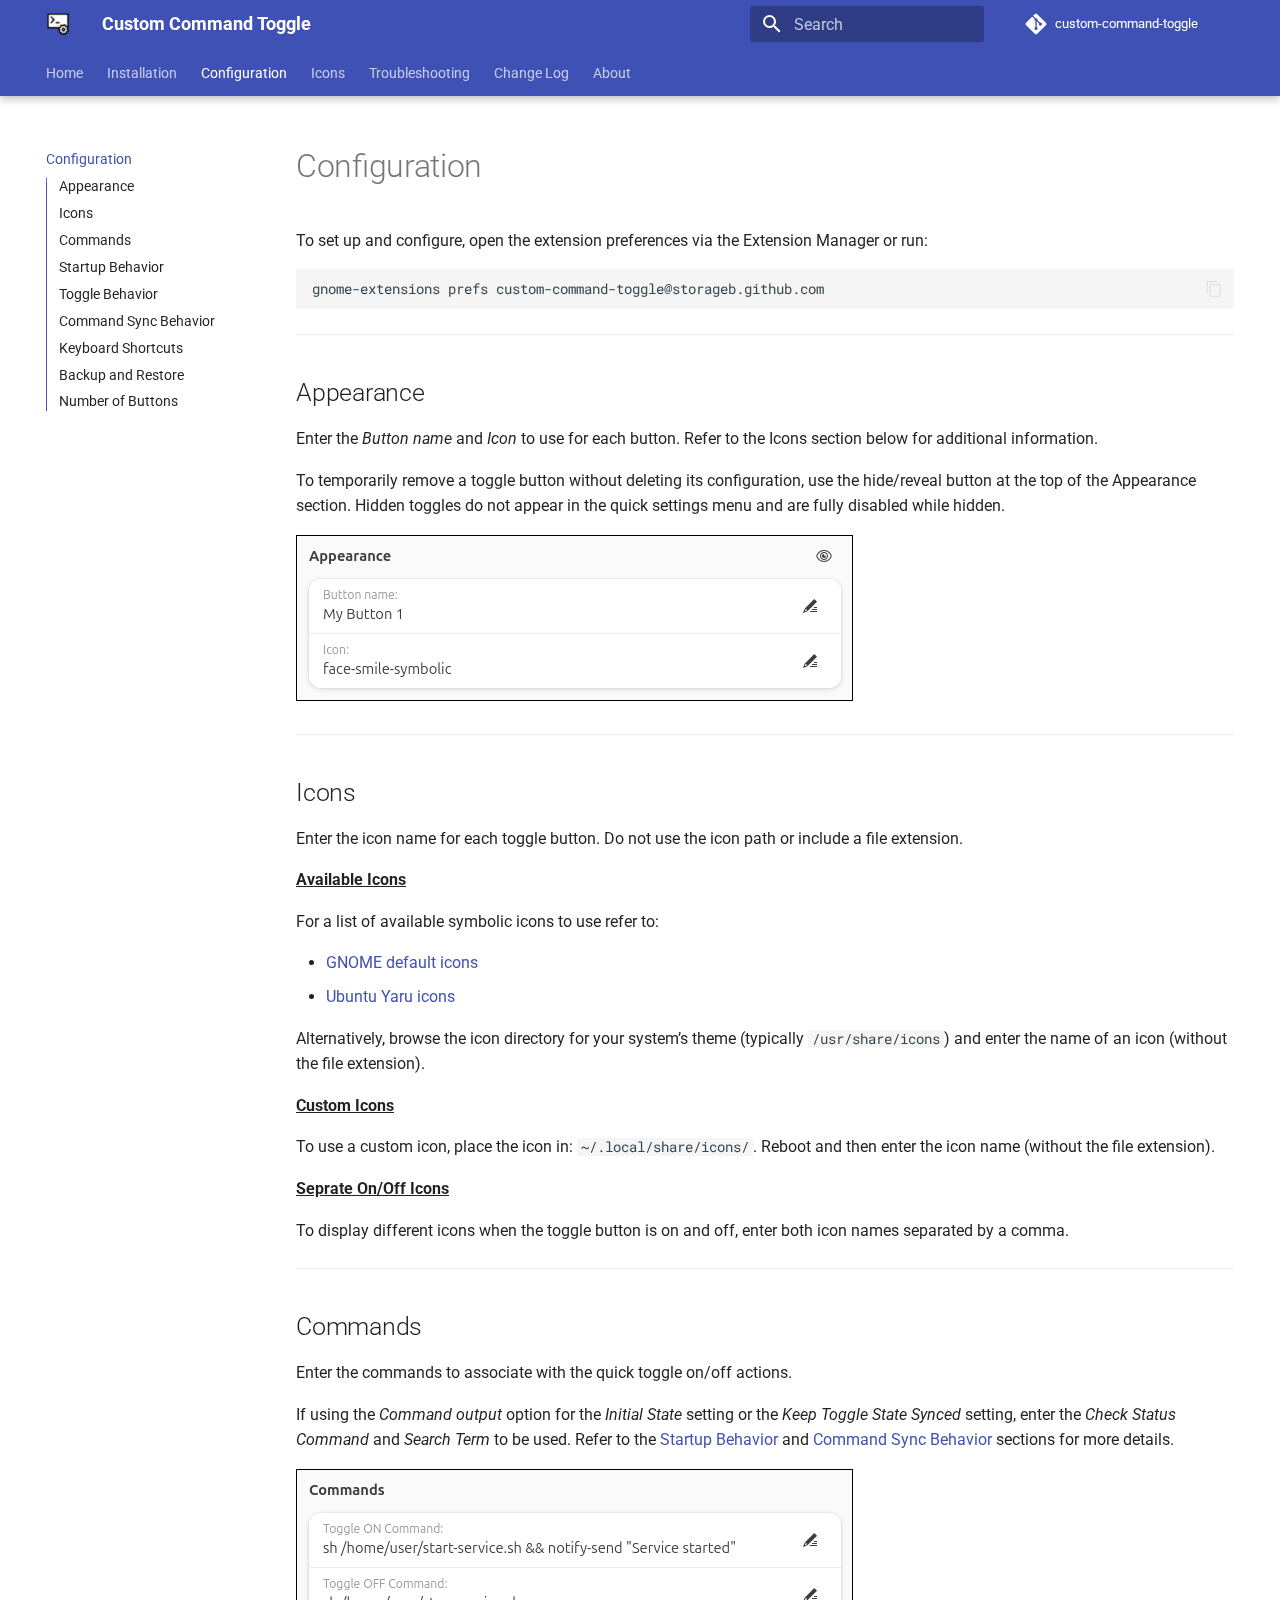
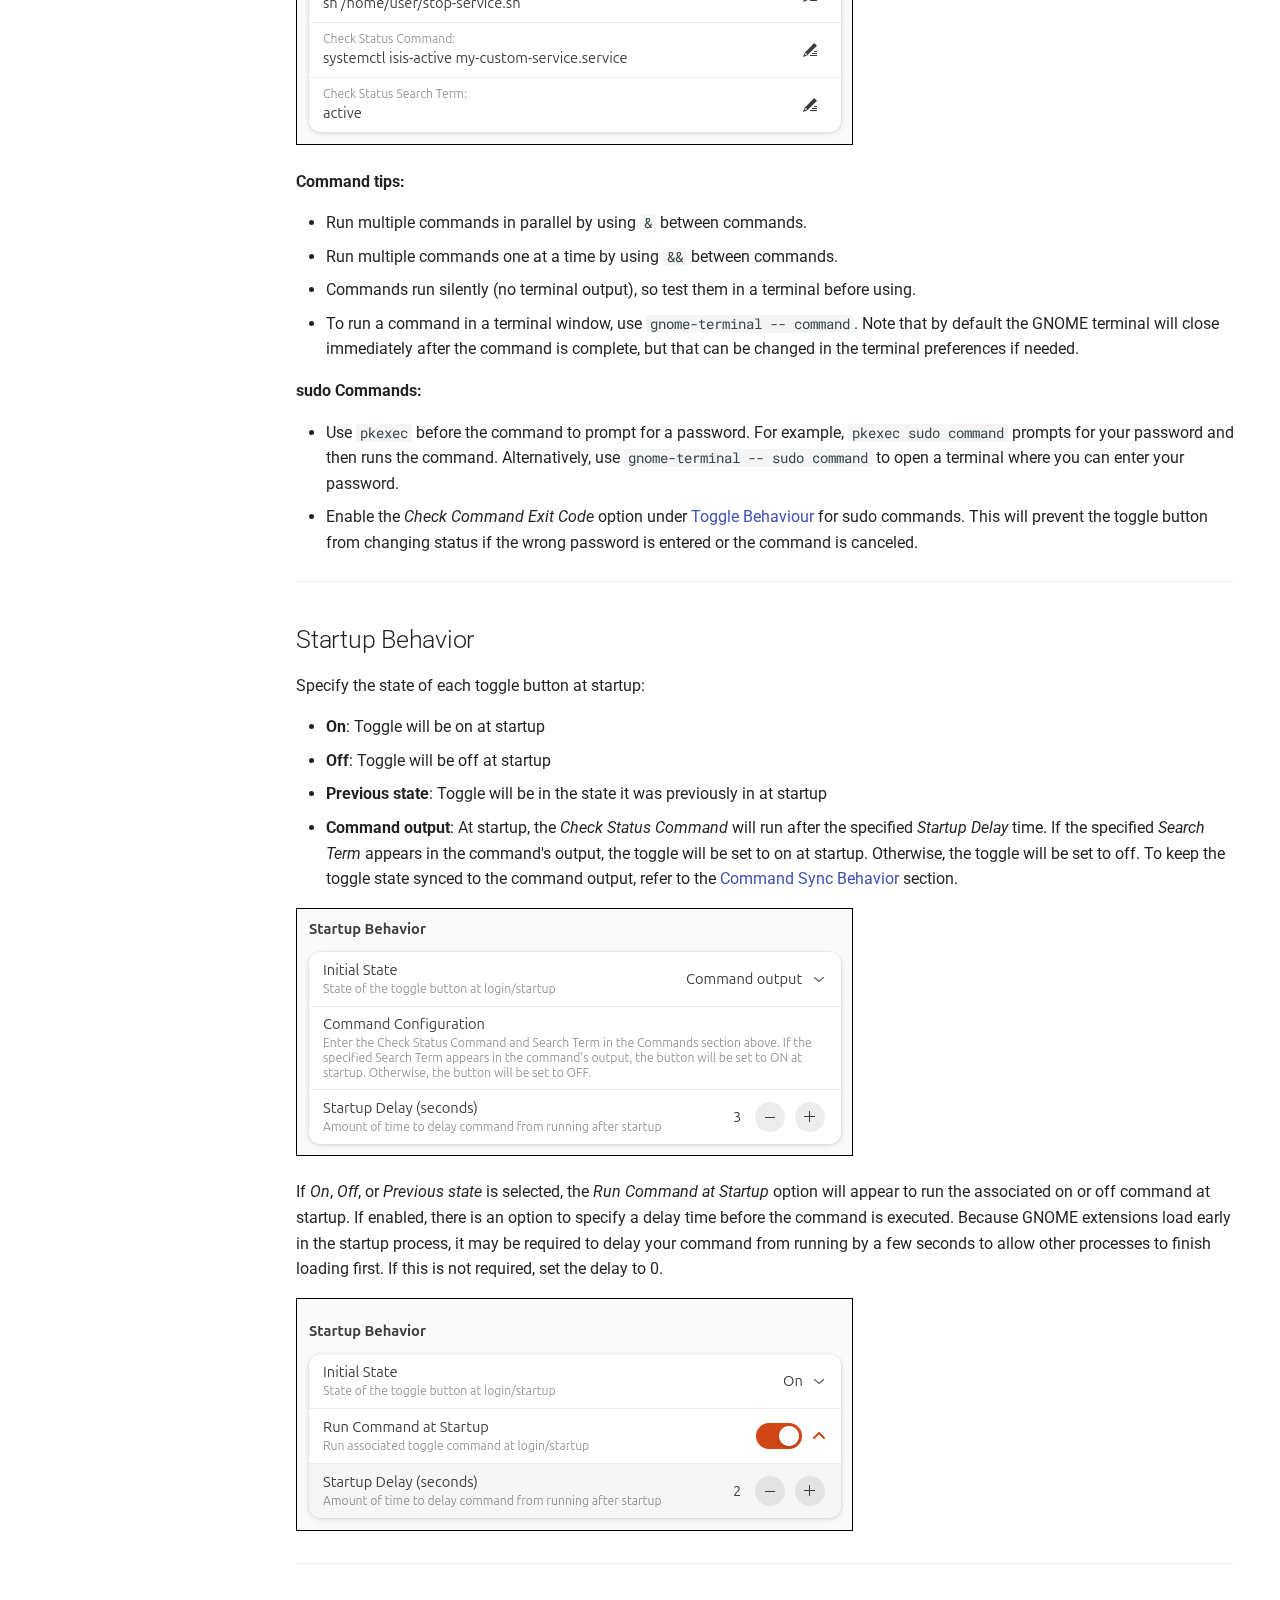
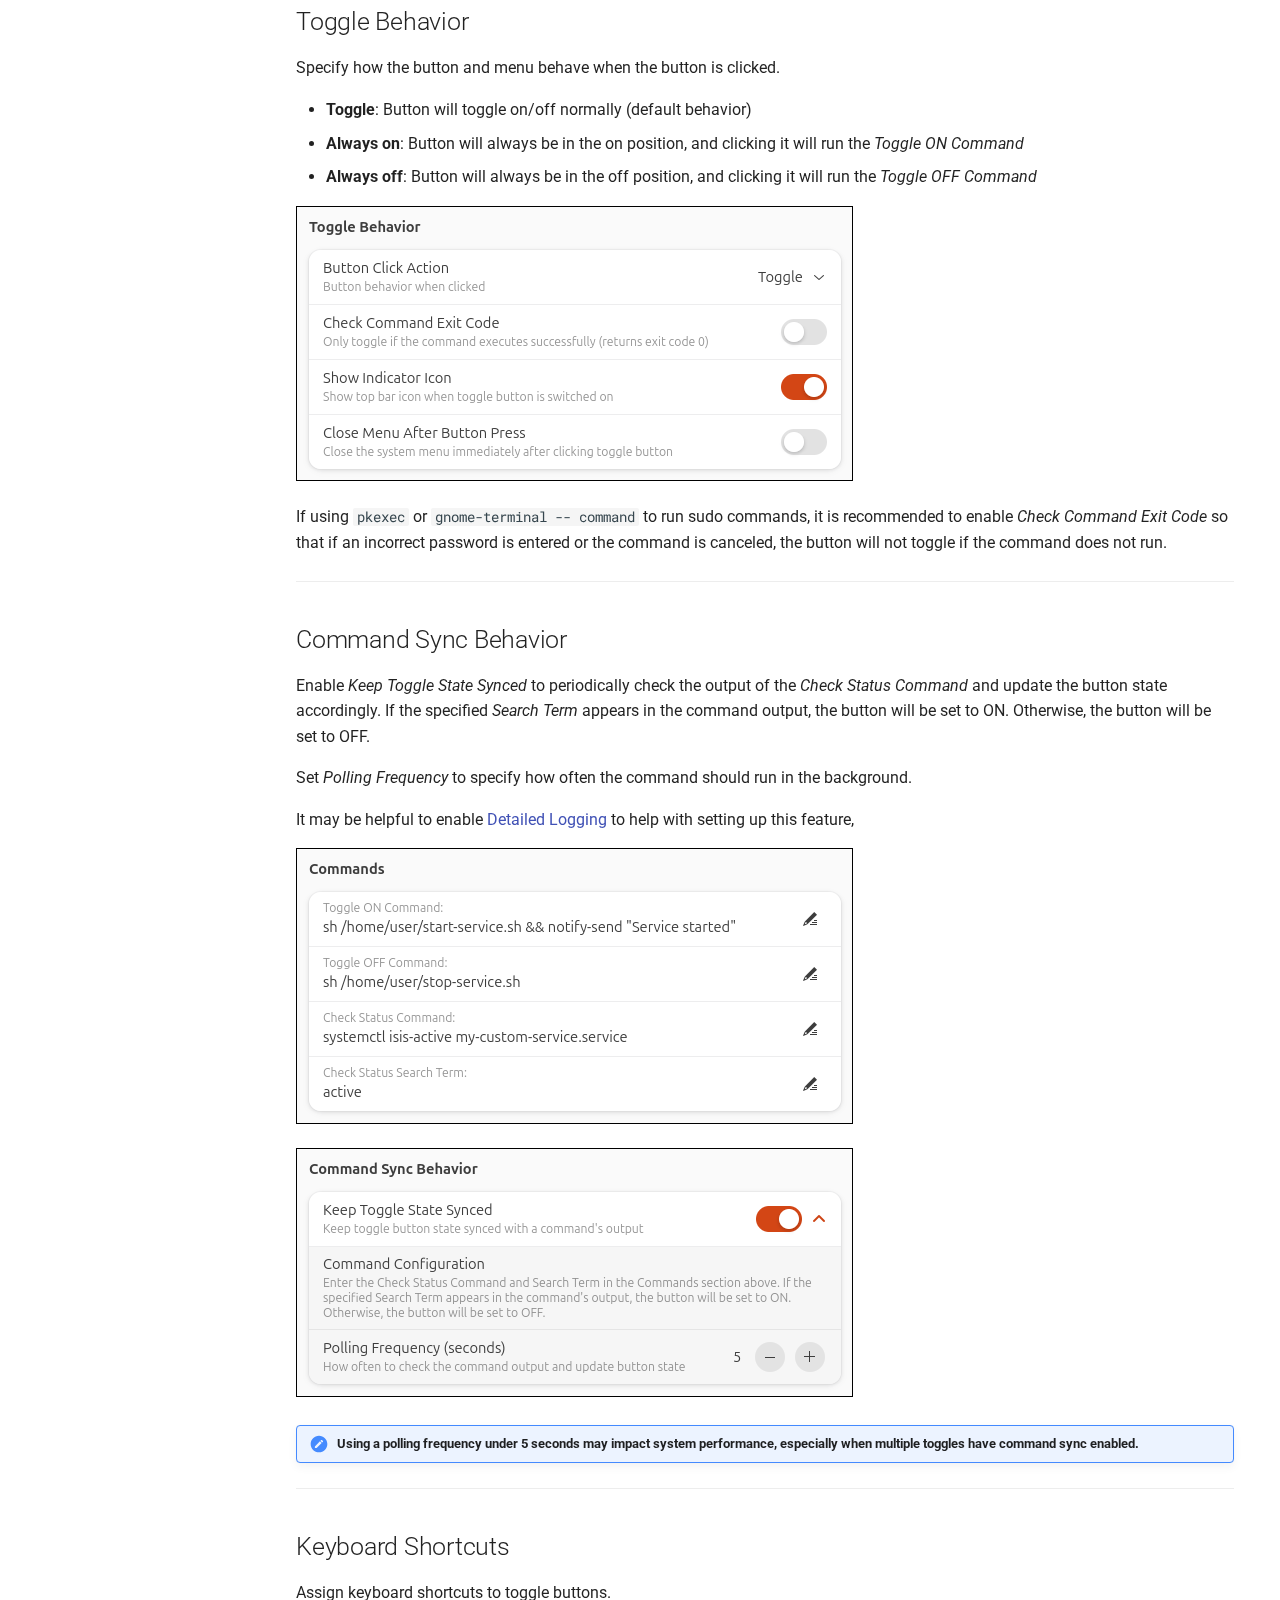
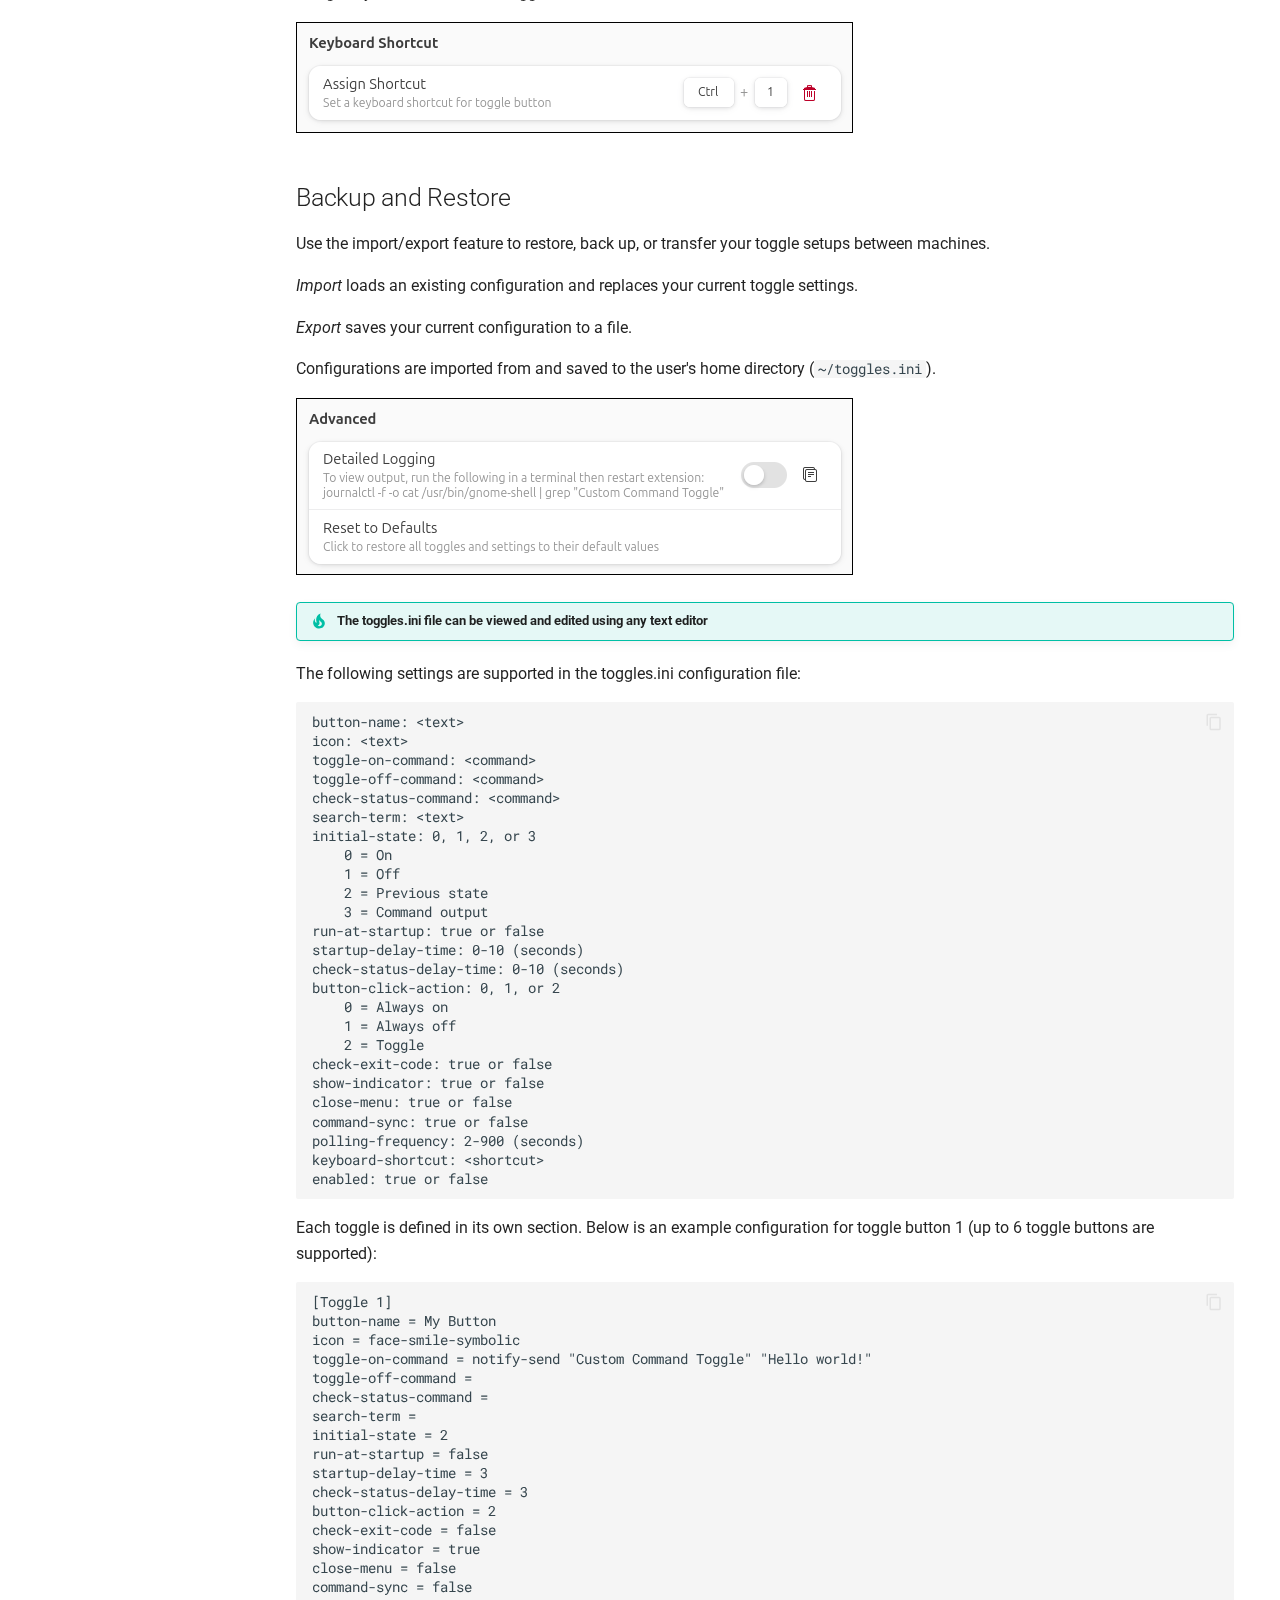
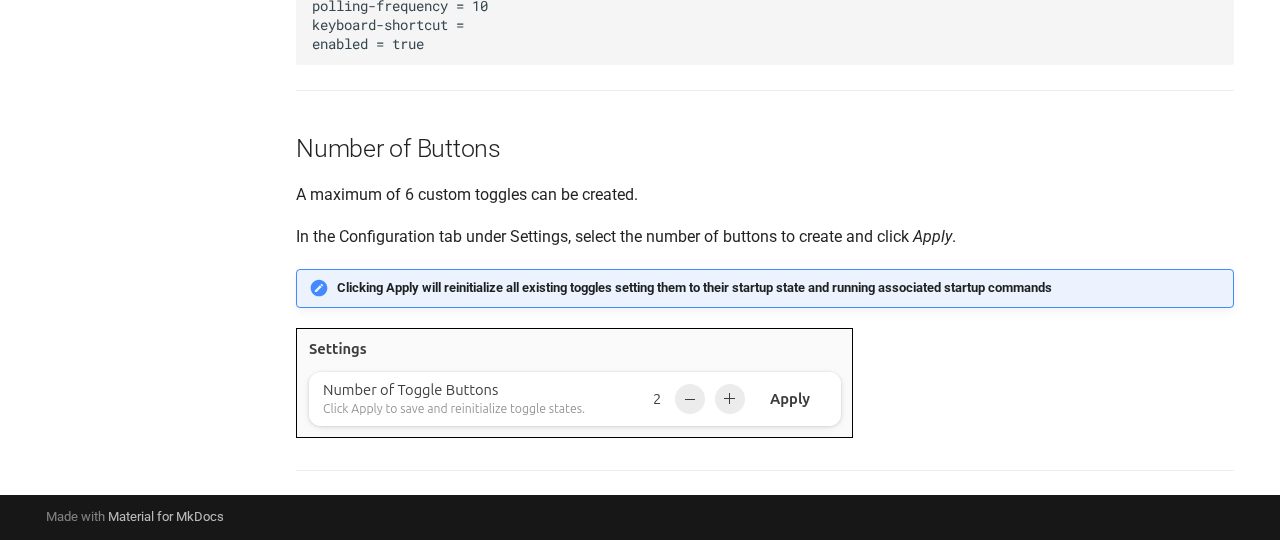
<file: configuration/index.html>
<!doctype html>
<html lang="en" class="no-js">
  <head>
    
      <meta charset="utf-8">
      <meta name="viewport" content="width=device-width,initial-scale=1">
      
        <meta name="description" content="Documentation for the Custom Command Toggle GNOME Extension">
      
      
        <meta name="author" content="StorageB">
      
      
      
        <link rel="prev" href="../installation/">
      
      
        <link rel="next" href="../icons-adwaita/">
      
      
      <link rel="icon" href="../icons/custom-command-toggle-docs.png">
      <meta name="generator" content="mkdocs-1.6.1, mkdocs-material-9.6.4">
    
    
      
        <title>Configuration - Custom Command Toggle</title>
      
    
    
      <link rel="stylesheet" href="../assets/stylesheets/main.8608ea7d.min.css">
      
      


    
    
      
    
    
      
        
        
        <link rel="preconnect" href="https://fonts.gstatic.com" crossorigin>
        <link rel="stylesheet" href="https://fonts.googleapis.com/css?family=Roboto:300,300i,400,400i,700,700i%7CRoboto+Mono:400,400i,700,700i&display=fallback">
        <style>:root{--md-text-font:"Roboto";--md-code-font:"Roboto Mono"}</style>
      
    
    
    <script>__md_scope=new URL("..",location),__md_hash=e=>[...e].reduce(((e,_)=>(e<<5)-e+_.charCodeAt(0)),0),__md_get=(e,_=localStorage,t=__md_scope)=>JSON.parse(_.getItem(t.pathname+"."+e)),__md_set=(e,_,t=localStorage,a=__md_scope)=>{try{t.setItem(a.pathname+"."+e,JSON.stringify(_))}catch(e){}}</script>
    
      

    
    
    
  </head>
  
  
    <body dir="ltr">
  
    
    <input class="md-toggle" data-md-toggle="drawer" type="checkbox" id="__drawer" autocomplete="off">
    <input class="md-toggle" data-md-toggle="search" type="checkbox" id="__search" autocomplete="off">
    <label class="md-overlay" for="__drawer"></label>
    <div data-md-component="skip">
      
        
        <a href="#appearance" class="md-skip">
          Skip to content
        </a>
      
    </div>
    <div data-md-component="announce">
      
    </div>
    
    
      

  

<header class="md-header md-header--shadow md-header--lifted" data-md-component="header">
  <nav class="md-header__inner md-grid" aria-label="Header">
    <a href=".." title="Custom Command Toggle" class="md-header__button md-logo" aria-label="Custom Command Toggle" data-md-component="logo">
      
  <img src="../icons/custom-command-toggle-docs.png" alt="logo">

    </a>
    <label class="md-header__button md-icon" for="__drawer">
      
      <svg xmlns="http://www.w3.org/2000/svg" viewBox="0 0 24 24"><path d="M3 6h18v2H3zm0 5h18v2H3zm0 5h18v2H3z"/></svg>
    </label>
    <div class="md-header__title" data-md-component="header-title">
      <div class="md-header__ellipsis">
        <div class="md-header__topic">
          <span class="md-ellipsis">
            Custom Command Toggle
          </span>
        </div>
        <div class="md-header__topic" data-md-component="header-topic">
          <span class="md-ellipsis">
            
              Configuration
            
          </span>
        </div>
      </div>
    </div>
    
    
      <script>var palette=__md_get("__palette");if(palette&&palette.color){if("(prefers-color-scheme)"===palette.color.media){var media=matchMedia("(prefers-color-scheme: light)"),input=document.querySelector(media.matches?"[data-md-color-media='(prefers-color-scheme: light)']":"[data-md-color-media='(prefers-color-scheme: dark)']");palette.color.media=input.getAttribute("data-md-color-media"),palette.color.scheme=input.getAttribute("data-md-color-scheme"),palette.color.primary=input.getAttribute("data-md-color-primary"),palette.color.accent=input.getAttribute("data-md-color-accent")}for(var[key,value]of Object.entries(palette.color))document.body.setAttribute("data-md-color-"+key,value)}</script>
    
    
    
      <label class="md-header__button md-icon" for="__search">
        
        <svg xmlns="http://www.w3.org/2000/svg" viewBox="0 0 24 24"><path d="M9.5 3A6.5 6.5 0 0 1 16 9.5c0 1.61-.59 3.09-1.56 4.23l.27.27h.79l5 5-1.5 1.5-5-5v-.79l-.27-.27A6.52 6.52 0 0 1 9.5 16 6.5 6.5 0 0 1 3 9.5 6.5 6.5 0 0 1 9.5 3m0 2C7 5 5 7 5 9.5S7 14 9.5 14 14 12 14 9.5 12 5 9.5 5"/></svg>
      </label>
      <div class="md-search" data-md-component="search" role="dialog">
  <label class="md-search__overlay" for="__search"></label>
  <div class="md-search__inner" role="search">
    <form class="md-search__form" name="search">
      <input type="text" class="md-search__input" name="query" aria-label="Search" placeholder="Search" autocapitalize="off" autocorrect="off" autocomplete="off" spellcheck="false" data-md-component="search-query" required>
      <label class="md-search__icon md-icon" for="__search">
        
        <svg xmlns="http://www.w3.org/2000/svg" viewBox="0 0 24 24"><path d="M9.5 3A6.5 6.5 0 0 1 16 9.5c0 1.61-.59 3.09-1.56 4.23l.27.27h.79l5 5-1.5 1.5-5-5v-.79l-.27-.27A6.52 6.52 0 0 1 9.5 16 6.5 6.5 0 0 1 3 9.5 6.5 6.5 0 0 1 9.5 3m0 2C7 5 5 7 5 9.5S7 14 9.5 14 14 12 14 9.5 12 5 9.5 5"/></svg>
        
        <svg xmlns="http://www.w3.org/2000/svg" viewBox="0 0 24 24"><path d="M20 11v2H8l5.5 5.5-1.42 1.42L4.16 12l7.92-7.92L13.5 5.5 8 11z"/></svg>
      </label>
      <nav class="md-search__options" aria-label="Search">
        
        <button type="reset" class="md-search__icon md-icon" title="Clear" aria-label="Clear" tabindex="-1">
          
          <svg xmlns="http://www.w3.org/2000/svg" viewBox="0 0 24 24"><path d="M19 6.41 17.59 5 12 10.59 6.41 5 5 6.41 10.59 12 5 17.59 6.41 19 12 13.41 17.59 19 19 17.59 13.41 12z"/></svg>
        </button>
      </nav>
      
    </form>
    <div class="md-search__output">
      <div class="md-search__scrollwrap" tabindex="0" data-md-scrollfix>
        <div class="md-search-result" data-md-component="search-result">
          <div class="md-search-result__meta">
            Initializing search
          </div>
          <ol class="md-search-result__list" role="presentation"></ol>
        </div>
      </div>
    </div>
  </div>
</div>
    
    
      <div class="md-header__source">
        <a href="https://github.com/StorageB/custom-command-toggle" title="Go to repository" class="md-source" data-md-component="source">
  <div class="md-source__icon md-icon">
    
    <svg xmlns="http://www.w3.org/2000/svg" viewBox="0 0 448 512"><!--! Font Awesome Free 6.7.2 by @fontawesome - https://fontawesome.com License - https://fontawesome.com/license/free (Icons: CC BY 4.0, Fonts: SIL OFL 1.1, Code: MIT License) Copyright 2024 Fonticons, Inc.--><path d="M439.55 236.05 244 40.45a28.87 28.87 0 0 0-40.81 0l-40.66 40.63 51.52 51.52c27.06-9.14 52.68 16.77 43.39 43.68l49.66 49.66c34.23-11.8 61.18 31 35.47 56.69-26.49 26.49-70.21-2.87-56-37.34L240.22 199v121.85c25.3 12.54 22.26 41.85 9.08 55a34.34 34.34 0 0 1-48.55 0c-17.57-17.6-11.07-46.91 11.25-56v-123c-20.8-8.51-24.6-30.74-18.64-45L142.57 101 8.45 235.14a28.86 28.86 0 0 0 0 40.81l195.61 195.6a28.86 28.86 0 0 0 40.8 0l194.69-194.69a28.86 28.86 0 0 0 0-40.81"/></svg>
  </div>
  <div class="md-source__repository">
    custom-command-toggle
  </div>
</a>
      </div>
    
  </nav>
  
    
      
<nav class="md-tabs" aria-label="Tabs" data-md-component="tabs">
  <div class="md-grid">
    <ul class="md-tabs__list">
      
        
  
  
  
    <li class="md-tabs__item">
      <a href=".." class="md-tabs__link">
        
  
    
  
  Home

      </a>
    </li>
  

      
        
  
  
  
    <li class="md-tabs__item">
      <a href="../installation/" class="md-tabs__link">
        
  
    
  
  Installation

      </a>
    </li>
  

      
        
  
  
    
  
  
    <li class="md-tabs__item md-tabs__item--active">
      <a href="./" class="md-tabs__link">
        
  
    
  
  Configuration

      </a>
    </li>
  

      
        
  
  
  
    
    
      <li class="md-tabs__item">
        <a href="../icons-adwaita/" class="md-tabs__link">
          
  
  Icons

        </a>
      </li>
    
  

      
        
  
  
  
    <li class="md-tabs__item">
      <a href="../troubleshooting/" class="md-tabs__link">
        
  
    
  
  Troubleshooting

      </a>
    </li>
  

      
        
  
  
  
    <li class="md-tabs__item">
      <a href="../changelog/" class="md-tabs__link">
        
  
    
  
  Change Log

      </a>
    </li>
  

      
        
  
  
  
    <li class="md-tabs__item">
      <a href="../about/" class="md-tabs__link">
        
  
    
  
  About

      </a>
    </li>
  

      
    </ul>
  </div>
</nav>
    
  
</header>
    
    <div class="md-container" data-md-component="container">
      
      
        
      
      <main class="md-main" data-md-component="main">
        <div class="md-main__inner md-grid">
          
            
              
              <div class="md-sidebar md-sidebar--primary" data-md-component="sidebar" data-md-type="navigation" >
                <div class="md-sidebar__scrollwrap">
                  <div class="md-sidebar__inner">
                    


  


  

<nav class="md-nav md-nav--primary md-nav--lifted md-nav--integrated" aria-label="Navigation" data-md-level="0">
  <label class="md-nav__title" for="__drawer">
    <a href=".." title="Custom Command Toggle" class="md-nav__button md-logo" aria-label="Custom Command Toggle" data-md-component="logo">
      
  <img src="../icons/custom-command-toggle-docs.png" alt="logo">

    </a>
    Custom Command Toggle
  </label>
  
    <div class="md-nav__source">
      <a href="https://github.com/StorageB/custom-command-toggle" title="Go to repository" class="md-source" data-md-component="source">
  <div class="md-source__icon md-icon">
    
    <svg xmlns="http://www.w3.org/2000/svg" viewBox="0 0 448 512"><!--! Font Awesome Free 6.7.2 by @fontawesome - https://fontawesome.com License - https://fontawesome.com/license/free (Icons: CC BY 4.0, Fonts: SIL OFL 1.1, Code: MIT License) Copyright 2024 Fonticons, Inc.--><path d="M439.55 236.05 244 40.45a28.87 28.87 0 0 0-40.81 0l-40.66 40.63 51.52 51.52c27.06-9.14 52.68 16.77 43.39 43.68l49.66 49.66c34.23-11.8 61.18 31 35.47 56.69-26.49 26.49-70.21-2.87-56-37.34L240.22 199v121.85c25.3 12.54 22.26 41.85 9.08 55a34.34 34.34 0 0 1-48.55 0c-17.57-17.6-11.07-46.91 11.25-56v-123c-20.8-8.51-24.6-30.74-18.64-45L142.57 101 8.45 235.14a28.86 28.86 0 0 0 0 40.81l195.61 195.6a28.86 28.86 0 0 0 40.8 0l194.69-194.69a28.86 28.86 0 0 0 0-40.81"/></svg>
  </div>
  <div class="md-source__repository">
    custom-command-toggle
  </div>
</a>
    </div>
  
  <ul class="md-nav__list" data-md-scrollfix>
    
      
      
  
  
  
  
    <li class="md-nav__item">
      <a href=".." class="md-nav__link">
        
  
  <span class="md-ellipsis">
    Home
    
  </span>
  

      </a>
    </li>
  

    
      
      
  
  
  
  
    <li class="md-nav__item">
      <a href="../installation/" class="md-nav__link">
        
  
  <span class="md-ellipsis">
    Installation
    
  </span>
  

      </a>
    </li>
  

    
      
      
  
  
    
  
  
  
    <li class="md-nav__item md-nav__item--active">
      
      <input class="md-nav__toggle md-toggle" type="checkbox" id="__toc">
      
      
      
        <label class="md-nav__link md-nav__link--active" for="__toc">
          
  
  <span class="md-ellipsis">
    Configuration
    
  </span>
  

          <span class="md-nav__icon md-icon"></span>
        </label>
      
      <a href="./" class="md-nav__link md-nav__link--active">
        
  
  <span class="md-ellipsis">
    Configuration
    
  </span>
  

      </a>
      
        

<nav class="md-nav md-nav--secondary" aria-label="Table of contents">
  
  
  
  
    <label class="md-nav__title" for="__toc">
      <span class="md-nav__icon md-icon"></span>
      Table of contents
    </label>
    <ul class="md-nav__list" data-md-component="toc" data-md-scrollfix>
      
        <li class="md-nav__item">
  <a href="#appearance" class="md-nav__link">
    <span class="md-ellipsis">
      Appearance
    </span>
  </a>
  
</li>
      
        <li class="md-nav__item">
  <a href="#icons" class="md-nav__link">
    <span class="md-ellipsis">
      Icons
    </span>
  </a>
  
</li>
      
        <li class="md-nav__item">
  <a href="#commands" class="md-nav__link">
    <span class="md-ellipsis">
      Commands
    </span>
  </a>
  
</li>
      
        <li class="md-nav__item">
  <a href="#startup-behavior" class="md-nav__link">
    <span class="md-ellipsis">
      Startup Behavior
    </span>
  </a>
  
</li>
      
        <li class="md-nav__item">
  <a href="#toggle-behavior" class="md-nav__link">
    <span class="md-ellipsis">
      Toggle Behavior
    </span>
  </a>
  
</li>
      
        <li class="md-nav__item">
  <a href="#command-sync-behavior" class="md-nav__link">
    <span class="md-ellipsis">
      Command Sync Behavior
    </span>
  </a>
  
</li>
      
        <li class="md-nav__item">
  <a href="#keyboard-shortcuts" class="md-nav__link">
    <span class="md-ellipsis">
      Keyboard Shortcuts
    </span>
  </a>
  
</li>
      
        <li class="md-nav__item">
  <a href="#backup-and-restore" class="md-nav__link">
    <span class="md-ellipsis">
      Backup and Restore
    </span>
  </a>
  
</li>
      
        <li class="md-nav__item">
  <a href="#number-of-buttons" class="md-nav__link">
    <span class="md-ellipsis">
      Number of Buttons
    </span>
  </a>
  
</li>
      
    </ul>
  
</nav>
      
    </li>
  

    
      
      
  
  
  
  
    
    
    
      
      
        
      
    
    
    <li class="md-nav__item md-nav__item--nested">
      
        
        
          
        
        <input class="md-nav__toggle md-toggle md-toggle--indeterminate" type="checkbox" id="__nav_4" >
        
          
          <label class="md-nav__link" for="__nav_4" id="__nav_4_label" tabindex="0">
            
  
  <span class="md-ellipsis">
    Icons
    
  </span>
  

            <span class="md-nav__icon md-icon"></span>
          </label>
        
        <nav class="md-nav" data-md-level="1" aria-labelledby="__nav_4_label" aria-expanded="false">
          <label class="md-nav__title" for="__nav_4">
            <span class="md-nav__icon md-icon"></span>
            Icons
          </label>
          <ul class="md-nav__list" data-md-scrollfix>
            
              
                
  
  
  
  
    <li class="md-nav__item">
      <a href="../icons-adwaita/" class="md-nav__link">
        
  
  <span class="md-ellipsis">
    GNOME Adwaita
    
  </span>
  

      </a>
    </li>
  

              
            
              
                
  
  
  
  
    <li class="md-nav__item">
      <a href="../icons-yaru/" class="md-nav__link">
        
  
  <span class="md-ellipsis">
    Ubuntu Yaru
    
  </span>
  

      </a>
    </li>
  

              
            
          </ul>
        </nav>
      
    </li>
  

    
      
      
  
  
  
  
    <li class="md-nav__item">
      <a href="../troubleshooting/" class="md-nav__link">
        
  
  <span class="md-ellipsis">
    Troubleshooting
    
  </span>
  

      </a>
    </li>
  

    
      
      
  
  
  
  
    <li class="md-nav__item">
      <a href="../changelog/" class="md-nav__link">
        
  
  <span class="md-ellipsis">
    Change Log
    
  </span>
  

      </a>
    </li>
  

    
      
      
  
  
  
  
    <li class="md-nav__item">
      <a href="../about/" class="md-nav__link">
        
  
  <span class="md-ellipsis">
    About
    
  </span>
  

      </a>
    </li>
  

    
  </ul>
</nav>
                  </div>
                </div>
              </div>
            
            
          
          
            <div class="md-content" data-md-component="content">
              <article class="md-content__inner md-typeset">
                
                  


  
  


  <h1>Configuration</h1>

<!-- config.md -->

<p>To set up and configure, open the extension preferences via the Extension Manager or run:</p>
<div class="codehilite"><pre><span></span><code><span class="n">gnome</span><span class="o">-</span><span class="n">extensions</span><span class="w"> </span><span class="n">prefs</span><span class="w"> </span><span class="n">custom</span><span class="o">-</span><span class="n">command</span><span class="o">-</span><span class="n">toggle</span><span class="nv">@storageb</span><span class="p">.</span><span class="n">github</span><span class="p">.</span><span class="n">com</span>
</code></pre></div>

<hr />
<h2 id="appearance">Appearance</h2>
<p>Enter the <em>Button name</em> and <em>Icon</em> to use for each button. Refer to the Icons section below for additional information.</p>
<p>To temporarily remove a toggle button without deleting its configuration, use the hide/reveal button at the top of the Appearance section. Hidden toggles do not appear in the quick settings menu and are fully disabled while hidden.</p>
<p><img alt="screenshot-appearance" src="../screenshots/screenshot-appearance-12.png" /></p>
<hr />
<h2 id="icons">Icons</h2>
<p>Enter the icon name for each toggle button. <!--This extension uses GNOME symbolic icons by default that will display the correct size and use the correct color based on your system's theme. Enter the icon name only – -->Do not use the icon path or include a file extension.</p>
<p><u><strong>Available Icons</strong></u></p>
<p>For a list of available symbolic icons to use refer to:</p>
<ul>
<li><a href="../icons-adwaita/">GNOME default icons</a></li>
<li><a href="../icons-yaru/">Ubuntu Yaru icons</a></li>
</ul>
<p>Alternatively, browse the icon directory for your system’s theme (typically <code>/usr/share/icons</code>) and enter the name of an icon (without the file extension).</p>
<p><u><strong>Custom Icons</strong></u></p>
<p>To use a custom icon, place the icon in: <code>~/.local/share/icons/</code>. Reboot and then enter the icon name (without the file extension). </p>
<p><u><strong>Seprate On/Off Icons</strong></u></p>
<p>To display different icons when the toggle button is on and off, enter both icon names separated by a comma.</p>
<hr />
<h2 id="commands">Commands</h2>
<p>Enter the commands to associate with the quick toggle on/off actions. </p>
<p>If using the <em>Command output</em> option for the <em>Initial State</em> setting or the <em>Keep Toggle State Synced</em> setting, enter the <em>Check Status Command</em> and <em>Search Term</em> to be used. Refer to the <a href="#startup-behavior">Startup Behavior</a> and <a href="#command-sync-behavior">Command Sync Behavior</a> sections for more details.</p>
<p><img alt="screenshot-commands" src="../screenshots/screenshot-commands-12.png" /></p>
<p><strong>Command tips:</strong></p>
<ul>
<li>Run multiple commands in parallel by using <code>&amp;</code> between commands.</li>
<li>Run multiple commands one at a time by using <code>&amp;&amp;</code> between commands. </li>
<li>Commands run silently (no terminal output), so test them in a terminal before using. </li>
<li>To run a command in a terminal window, use <code>gnome-terminal -- command</code>. Note that by default the GNOME terminal will close immediately after the command is complete, but that can be changed in the terminal preferences if needed.</li>
</ul>
<p><strong>sudo Commands:</strong></p>
<ul>
<li>Use <code>pkexec</code> before the command to prompt for a password. For example, <code>pkexec sudo command</code> prompts for your password and then runs the command. Alternatively, use <code>gnome-terminal -- sudo command</code> to open a terminal where you can enter your password.</li>
<li>Enable the <em>Check Command Exit Code</em> option under <a href="#toggle-behavior">Toggle Behaviour</a> for sudo commands. This will prevent the toggle button from changing status if the wrong password is entered or the command is canceled.</li>
</ul>
<hr />
<h2 id="startup-behavior">Startup Behavior</h2>
<p>Specify the state of each toggle button at startup:</p>
<ul>
<li><strong>On</strong>: Toggle will be on at startup</li>
<li><strong>Off</strong>: Toggle will be off at startup</li>
<li><strong>Previous state</strong>: Toggle will be in the state it was previously in at startup</li>
<li><strong>Command output</strong>: At startup, the <em>Check Status Command</em> will run after the specified <em>Startup Delay</em> time. If the specified <em>Search Term</em> appears in the command's output, the toggle will be set to on at startup. Otherwise, the toggle will be set to off. To keep the toggle state synced to the command output, refer to the <a href="#command-sync-behavior">Command Sync Behavior</a> section.</li>
</ul>
<p><img alt="screenshot-startup-command" src="../screenshots/screenshot-startup-command-12.png" /></p>
<p>If <em>On</em>, <em>Off</em>, or <em>Previous state</em> is selected, the <em>Run Command at Startup</em> option will appear to run the associated on or off command at startup. If enabled, there is an option to specify a delay time before the command is executed. Because GNOME extensions load early in the startup process, it may be required to delay your command from running by a few seconds to allow other processes to finish loading first. If this is not required, set the delay to 0.</p>
<p><img alt="screenshot-startup" src="../screenshots/screenshot-startup-run-12.png" /></p>
<hr />
<h2 id="toggle-behavior">Toggle Behavior</h2>
<p>Specify how the button and menu behave when the button is clicked.</p>
<ul>
<li><strong>Toggle</strong>: Button will toggle on/off normally (default behavior)</li>
<li><strong>Always on</strong>: Button will always be in the on position, and clicking it will run the <em>Toggle ON Command</em></li>
<li><strong>Always off</strong>: Button will always be in the off position, and clicking it will run the <em>Toggle OFF Command</em></li>
</ul>
<p><img alt="screenshot-toggle" src="../screenshots/screenshot-toggle-12.png" /></p>
<p>If using <code>pkexec</code> or <code>gnome-terminal -- command</code> to run sudo commands, it is recommended to enable <em>Check Command Exit Code</em> so that if an incorrect password is entered or the command is canceled, the button will not toggle if the command does not run.</p>
<hr />
<h2 id="command-sync-behavior">Command Sync Behavior</h2>
<p>Enable <em>Keep Toggle State Synced</em> to periodically check the output of the <em>Check Status Command</em> and update the button state accordingly. If the specified <em>Search Term</em> appears in the command output, the button will be set to ON. Otherwise, the button will be set to OFF.</p>
<p>Set <em>Polling Frequency</em> to specify how often the command should run in the background. </p>
<p>It may be helpful to enable <a href="../troubleshooting/#detailed-logging">Detailed Logging</a> to help with setting up this feature, </p>
<p><img alt="Screenshot-commands" src="../screenshots/screenshot-commands-12.png" /></p>
<p><img alt="Screenshot-sync" src="../screenshots/screenshot-sync-12.png" /></p>
<div class="admonition note">
<p class="admonition-title">Using a polling frequency under 5 seconds may impact system performance, especially when multiple toggles have command sync enabled.</p>
</div>
<hr />
<h2 id="keyboard-shortcuts">Keyboard Shortcuts</h2>
<p>Assign keyboard shortcuts to toggle buttons.</p>
<p><img alt="Screenshot-shortcuts" src="../screenshots/screenshot-shortcuts-12.png" /></p>
<h2 id="backup-and-restore">Backup and Restore</h2>
<p>Use the import/export feature to restore, back up, or transfer your toggle setups between machines.</p>
<p><em>Import</em> loads an existing configuration and replaces your current toggle settings.</p>
<p><em>Export</em> saves your current configuration to a file.</p>
<p>Configurations are imported from and saved to the user's home directory (<code>~/toggles.ini</code>).</p>
<p><img alt="screenshot-settings" src="../screenshots/screenshot-backup-12.png" /></p>
<div class="admonition tip">
<p class="admonition-title">The toggles.ini file can be viewed and edited using any text editor</p>
</div>
<p>The following settings are supported in the toggles.ini configuration file:</p>
<div class="codehilite"><pre><span></span><code><span class="nv">button</span><span class="o">-</span><span class="nv">name</span>:<span class="w"> </span><span class="o">&lt;</span><span class="nv">text</span><span class="o">&gt;</span>
<span class="nv">icon</span>:<span class="w"> </span><span class="o">&lt;</span><span class="nv">text</span><span class="o">&gt;</span>
<span class="nv">toggle</span><span class="o">-</span><span class="nv">on</span><span class="o">-</span><span class="nv">command</span>:<span class="w"> </span><span class="o">&lt;</span><span class="nv">command</span><span class="o">&gt;</span><span class="w"> </span>
<span class="nv">toggle</span><span class="o">-</span><span class="nv">off</span><span class="o">-</span><span class="nv">command</span>:<span class="w"> </span><span class="o">&lt;</span><span class="nv">command</span><span class="o">&gt;</span><span class="w"> </span>
<span class="nv">check</span><span class="o">-</span><span class="nv">status</span><span class="o">-</span><span class="nv">command</span>:<span class="w"> </span><span class="o">&lt;</span><span class="nv">command</span><span class="o">&gt;</span><span class="w"> </span>
<span class="nv">search</span><span class="o">-</span><span class="nv">term</span>:<span class="w"> </span><span class="o">&lt;</span><span class="nv">text</span><span class="o">&gt;</span><span class="w"> </span>
<span class="nv">initial</span><span class="o">-</span><span class="nv">state</span>:<span class="w"> </span><span class="mi">0</span>,<span class="w"> </span><span class="mi">1</span>,<span class="w"> </span><span class="mi">2</span>,<span class="w"> </span><span class="nv">or</span><span class="w"> </span><span class="mi">3</span><span class="w"> </span>
<span class="w">    </span><span class="mi">0</span><span class="w"> </span><span class="o">=</span><span class="w"> </span><span class="nv">On</span><span class="w"> </span>
<span class="w">    </span><span class="mi">1</span><span class="w"> </span><span class="o">=</span><span class="w"> </span><span class="nv">Off</span><span class="w"> </span>
<span class="w">    </span><span class="mi">2</span><span class="w"> </span><span class="o">=</span><span class="w"> </span><span class="nv">Previous</span><span class="w"> </span><span class="nv">state</span><span class="w"> </span>
<span class="w">    </span><span class="mi">3</span><span class="w"> </span><span class="o">=</span><span class="w"> </span><span class="nv">Command</span><span class="w"> </span><span class="nv">output</span><span class="w"> </span>
<span class="nv">run</span><span class="o">-</span><span class="nv">at</span><span class="o">-</span><span class="nv">startup</span>:<span class="w"> </span><span class="nv">true</span><span class="w"> </span><span class="nv">or</span><span class="w"> </span><span class="nv">false</span><span class="w"> </span>
<span class="nv">startup</span><span class="o">-</span><span class="nv">delay</span><span class="o">-</span><span class="nv">time</span>:<span class="w"> </span><span class="mi">0</span><span class="o">-</span><span class="mi">10</span><span class="w"> </span><span class="ss">(</span><span class="nv">seconds</span><span class="ss">)</span><span class="w"> </span>
<span class="nv">check</span><span class="o">-</span><span class="nv">status</span><span class="o">-</span><span class="nv">delay</span><span class="o">-</span><span class="nv">time</span>:<span class="w"> </span><span class="mi">0</span><span class="o">-</span><span class="mi">10</span><span class="w"> </span><span class="ss">(</span><span class="nv">seconds</span><span class="ss">)</span><span class="w"> </span>
<span class="nv">button</span><span class="o">-</span><span class="nv">click</span><span class="o">-</span><span class="nv">action</span>:<span class="w"> </span><span class="mi">0</span>,<span class="w"> </span><span class="mi">1</span>,<span class="w"> </span><span class="nv">or</span><span class="w"> </span><span class="mi">2</span><span class="w"> </span>
<span class="w">    </span><span class="mi">0</span><span class="w"> </span><span class="o">=</span><span class="w"> </span><span class="nv">Always</span><span class="w"> </span><span class="nv">on</span><span class="w"> </span>
<span class="w">    </span><span class="mi">1</span><span class="w"> </span><span class="o">=</span><span class="w"> </span><span class="nv">Always</span><span class="w"> </span><span class="nv">off</span><span class="w"> </span>
<span class="w">    </span><span class="mi">2</span><span class="w"> </span><span class="o">=</span><span class="w"> </span><span class="nv">Toggle</span><span class="w"> </span>
<span class="nv">check</span><span class="o">-</span><span class="k">exit</span><span class="o">-</span><span class="nv">code</span>:<span class="w"> </span><span class="nv">true</span><span class="w"> </span><span class="nv">or</span><span class="w"> </span><span class="nv">false</span><span class="w"> </span>
<span class="k">show</span><span class="o">-</span><span class="nv">indicator</span>:<span class="w"> </span><span class="nv">true</span><span class="w"> </span><span class="nv">or</span><span class="w"> </span><span class="nv">false</span><span class="w"> </span>
<span class="nv">close</span><span class="o">-</span><span class="nv">menu</span>:<span class="w"> </span><span class="nv">true</span><span class="w"> </span><span class="nv">or</span><span class="w"> </span><span class="nv">false</span><span class="w"> </span>
<span class="nv">command</span><span class="o">-</span><span class="nv">sync</span>:<span class="w"> </span><span class="nv">true</span><span class="w"> </span><span class="nv">or</span><span class="w"> </span><span class="nv">false</span><span class="w"> </span>
<span class="nv">polling</span><span class="o">-</span><span class="nv">frequency</span>:<span class="w"> </span><span class="mi">2</span><span class="o">-</span><span class="mi">900</span><span class="w"> </span><span class="ss">(</span><span class="nv">seconds</span><span class="ss">)</span><span class="w"> </span>
<span class="nv">keyboard</span><span class="o">-</span><span class="nv">shortcut</span>:<span class="w"> </span><span class="o">&lt;</span><span class="nv">shortcut</span><span class="o">&gt;</span><span class="w"> </span>
<span class="nv">enabled</span>:<span class="w"> </span><span class="nv">true</span><span class="w"> </span><span class="nv">or</span><span class="w"> </span><span class="nv">false</span><span class="w"> </span>
</code></pre></div>

<p>Each toggle is defined in its own section. Below is an example configuration for toggle button 1 (up to 6 toggle buttons are supported):</p>
<div class="codehilite"><pre><span></span><code><span class="k">[Toggle 1]</span>
<span class="na">button-name</span><span class="w"> </span><span class="o">=</span><span class="w"> </span><span class="s">My Button</span>
<span class="na">icon</span><span class="w"> </span><span class="o">=</span><span class="w"> </span><span class="s">face-smile-symbolic</span>
<span class="na">toggle-on-command</span><span class="w"> </span><span class="o">=</span><span class="w"> </span><span class="s">notify-send &quot;Custom Command Toggle&quot; &quot;Hello world!&quot;</span>
<span class="na">toggle-off-command</span><span class="w"> </span><span class="o">=</span>
<span class="na">check-status-command</span><span class="w"> </span><span class="o">=</span>
<span class="na">search-term</span><span class="w"> </span><span class="o">=</span>
<span class="na">initial-state</span><span class="w"> </span><span class="o">=</span><span class="w"> </span><span class="s">2</span>
<span class="na">run-at-startup</span><span class="w"> </span><span class="o">=</span><span class="w"> </span><span class="s">false</span>
<span class="na">startup-delay-time</span><span class="w"> </span><span class="o">=</span><span class="w"> </span><span class="s">3</span>
<span class="na">check-status-delay-time</span><span class="w"> </span><span class="o">=</span><span class="w"> </span><span class="s">3</span>
<span class="na">button-click-action</span><span class="w"> </span><span class="o">=</span><span class="w"> </span><span class="s">2</span>
<span class="na">check-exit-code</span><span class="w"> </span><span class="o">=</span><span class="w"> </span><span class="s">false</span>
<span class="na">show-indicator</span><span class="w"> </span><span class="o">=</span><span class="w"> </span><span class="s">true</span>
<span class="na">close-menu</span><span class="w"> </span><span class="o">=</span><span class="w"> </span><span class="s">false</span>
<span class="na">command-sync</span><span class="w"> </span><span class="o">=</span><span class="w"> </span><span class="s">false</span>
<span class="na">polling-frequency</span><span class="w"> </span><span class="o">=</span><span class="w"> </span><span class="s">10</span>
<span class="na">keyboard-shortcut</span><span class="w"> </span><span class="o">=</span>
<span class="na">enabled</span><span class="w"> </span><span class="o">=</span><span class="w"> </span><span class="s">true</span>
</code></pre></div>

<hr />
<h2 id="number-of-buttons">Number of Buttons</h2>
<p>A maximum of 6 custom toggles can be created.</p>
<p>In the Configuration tab under Settings, select the number of buttons to create and click <em>Apply</em>.</p>
<div class="admonition note">
<p class="admonition-title">Clicking Apply will reinitialize all existing toggles setting them to their startup state and running associated startup commands</p>
</div>
<p><img alt="screenshot-numbuttons" src="../screenshots/screenshot-numbuttons-12.png" /></p>
<hr />












                
              </article>
            </div>
          
          
<script>var target=document.getElementById(location.hash.slice(1));target&&target.name&&(target.checked=target.name.startsWith("__tabbed_"))</script>
        </div>
        
          <button type="button" class="md-top md-icon" data-md-component="top" hidden>
  
  <svg xmlns="http://www.w3.org/2000/svg" viewBox="0 0 24 24"><path d="M13 20h-2V8l-5.5 5.5-1.42-1.42L12 4.16l7.92 7.92-1.42 1.42L13 8z"/></svg>
  Back to top
</button>
        
      </main>
      
        <footer class="md-footer">
  
  <div class="md-footer-meta md-typeset">
    <div class="md-footer-meta__inner md-grid">
      <div class="md-copyright">
  
  
    Made with
    <a href="https://squidfunk.github.io/mkdocs-material/" target="_blank" rel="noopener">
      Material for MkDocs
    </a>
  
</div>
      
    </div>
  </div>
</footer>
      
    </div>
    <div class="md-dialog" data-md-component="dialog">
      <div class="md-dialog__inner md-typeset"></div>
    </div>
    
    
    <script id="__config" type="application/json">{"base": "..", "features": ["navigation.tabs", "navigation.tabs.sticky", "navigation.expand", "navigation.sections", "navigation.top", "navigation.tracking", "content.code.copy", "toc.integrate"], "search": "../assets/javascripts/workers/search.f8cc74c7.min.js", "translations": {"clipboard.copied": "Copied to clipboard", "clipboard.copy": "Copy to clipboard", "search.result.more.one": "1 more on this page", "search.result.more.other": "# more on this page", "search.result.none": "No matching documents", "search.result.one": "1 matching document", "search.result.other": "# matching documents", "search.result.placeholder": "Type to start searching", "search.result.term.missing": "Missing", "select.version": "Select version"}}</script>
    
    
      <script src="../assets/javascripts/bundle.f1b6f286.min.js"></script>
      
    
  </body>
</html>
</file>
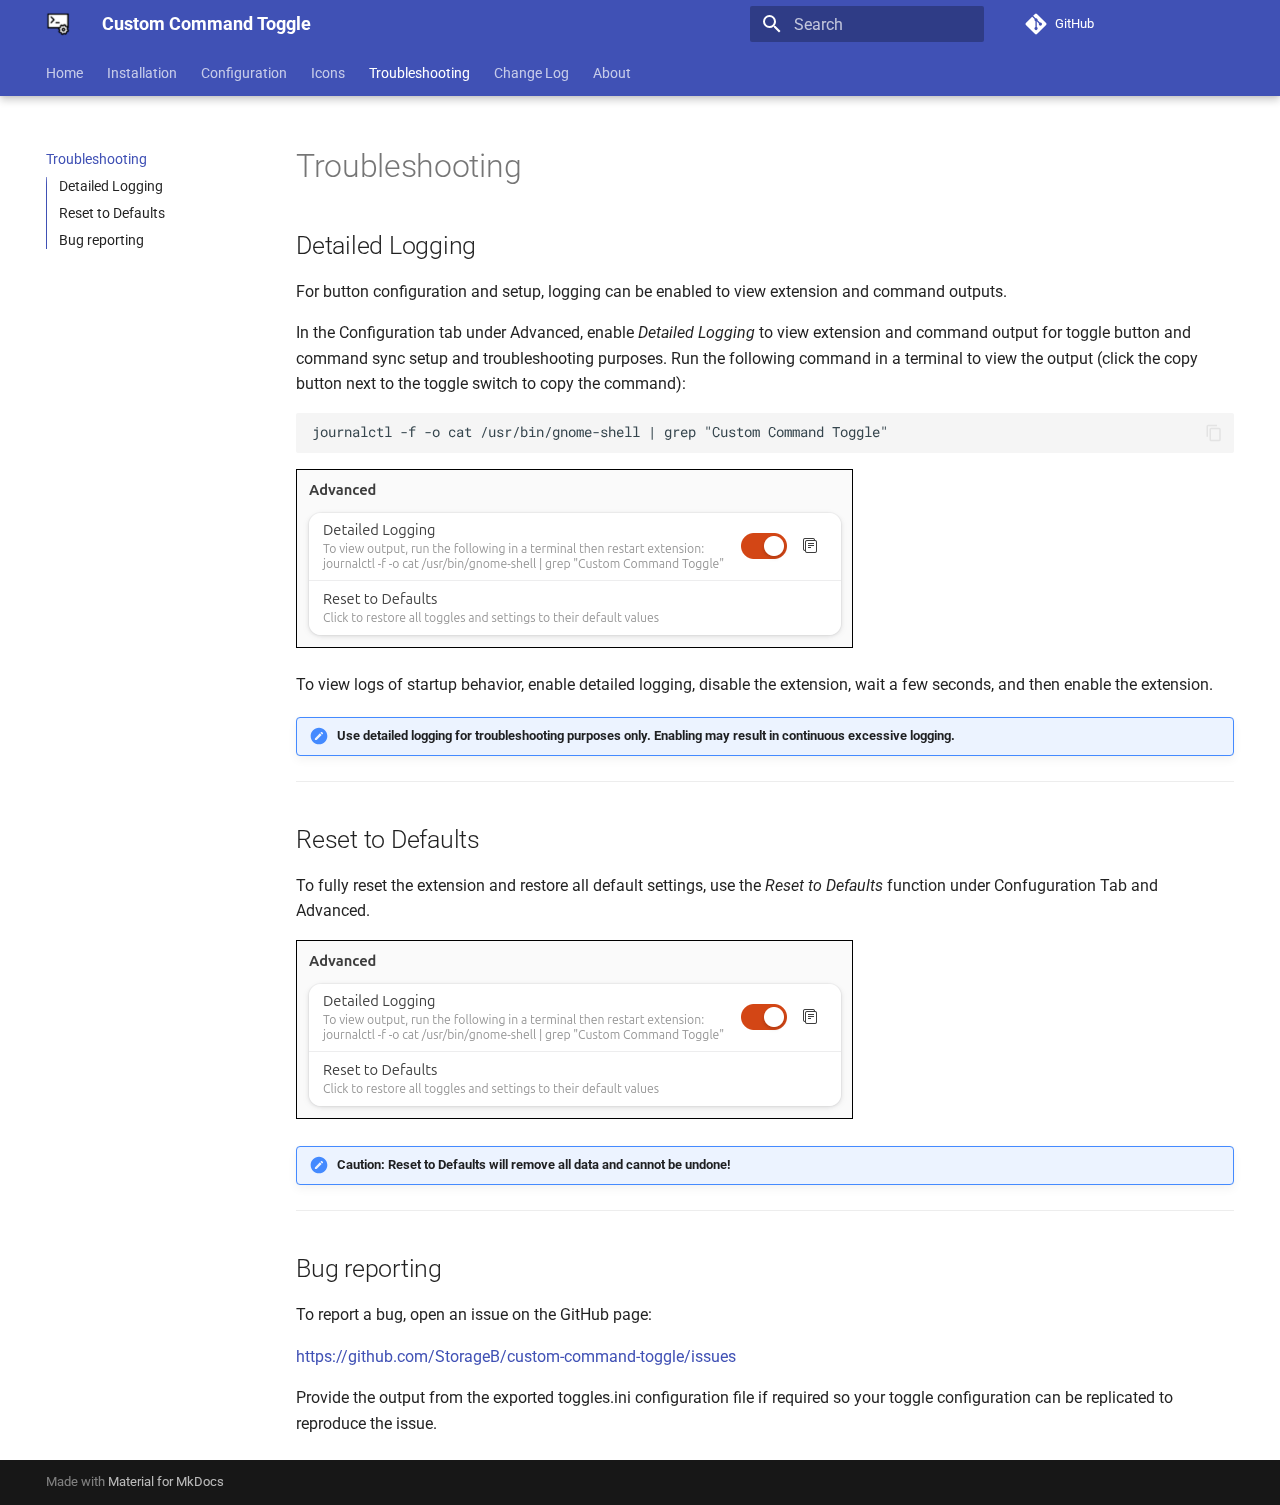
<file: troubleshooting/index.html>
<!doctype html>
<html lang="en" class="no-js">
  <head>
    
      <meta charset="utf-8">
      <meta name="viewport" content="width=device-width,initial-scale=1">
      
        <meta name="description" content="Documentation for the Custom Command Toggle GNOME Extension">
      
      
        <meta name="author" content="StorageB">
      
      
      
        <link rel="prev" href="../icons-yaru/">
      
      
        <link rel="next" href="../changelog/">
      
      
      <link rel="icon" href="../icons/custom-command-toggle-docs.png">
      <meta name="generator" content="mkdocs-1.6.1, mkdocs-material-9.6.4">
    
    
      
        <title>Troubleshooting - Custom Command Toggle</title>
      
    
    
      <link rel="stylesheet" href="../assets/stylesheets/main.8608ea7d.min.css">
      
      


    
    
      
    
    
      
        
        
        <link rel="preconnect" href="https://fonts.gstatic.com" crossorigin>
        <link rel="stylesheet" href="https://fonts.googleapis.com/css?family=Roboto:300,300i,400,400i,700,700i%7CRoboto+Mono:400,400i,700,700i&display=fallback">
        <style>:root{--md-text-font:"Roboto";--md-code-font:"Roboto Mono"}</style>
      
    
    
      <link rel="stylesheet" href="../stylesheets/extra.css">
    
    <script>__md_scope=new URL("..",location),__md_hash=e=>[...e].reduce(((e,_)=>(e<<5)-e+_.charCodeAt(0)),0),__md_get=(e,_=localStorage,t=__md_scope)=>JSON.parse(_.getItem(t.pathname+"."+e)),__md_set=(e,_,t=localStorage,a=__md_scope)=>{try{t.setItem(a.pathname+"."+e,JSON.stringify(_))}catch(e){}}</script>
    
      

    
    
    
  </head>
  
  
    <body dir="ltr">
  
    
    <input class="md-toggle" data-md-toggle="drawer" type="checkbox" id="__drawer" autocomplete="off">
    <input class="md-toggle" data-md-toggle="search" type="checkbox" id="__search" autocomplete="off">
    <label class="md-overlay" for="__drawer"></label>
    <div data-md-component="skip">
      
        
        <a href="#detailed-logging" class="md-skip">
          Skip to content
        </a>
      
    </div>
    <div data-md-component="announce">
      
    </div>
    
    
      

  

<header class="md-header md-header--shadow md-header--lifted" data-md-component="header">
  <nav class="md-header__inner md-grid" aria-label="Header">
    <a href=".." title="Custom Command Toggle" class="md-header__button md-logo" aria-label="Custom Command Toggle" data-md-component="logo">
      
  <img src="../icons/custom-command-toggle-docs.png" alt="logo">

    </a>
    <label class="md-header__button md-icon" for="__drawer">
      
      <svg xmlns="http://www.w3.org/2000/svg" viewBox="0 0 24 24"><path d="M3 6h18v2H3zm0 5h18v2H3zm0 5h18v2H3z"/></svg>
    </label>
    <div class="md-header__title" data-md-component="header-title">
      <div class="md-header__ellipsis">
        <div class="md-header__topic">
          <span class="md-ellipsis">
            Custom Command Toggle
          </span>
        </div>
        <div class="md-header__topic" data-md-component="header-topic">
          <span class="md-ellipsis">
            
              Troubleshooting
            
          </span>
        </div>
      </div>
    </div>
    
    
      <script>var palette=__md_get("__palette");if(palette&&palette.color){if("(prefers-color-scheme)"===palette.color.media){var media=matchMedia("(prefers-color-scheme: light)"),input=document.querySelector(media.matches?"[data-md-color-media='(prefers-color-scheme: light)']":"[data-md-color-media='(prefers-color-scheme: dark)']");palette.color.media=input.getAttribute("data-md-color-media"),palette.color.scheme=input.getAttribute("data-md-color-scheme"),palette.color.primary=input.getAttribute("data-md-color-primary"),palette.color.accent=input.getAttribute("data-md-color-accent")}for(var[key,value]of Object.entries(palette.color))document.body.setAttribute("data-md-color-"+key,value)}</script>
    
    
    
      <label class="md-header__button md-icon" for="__search">
        
        <svg xmlns="http://www.w3.org/2000/svg" viewBox="0 0 24 24"><path d="M9.5 3A6.5 6.5 0 0 1 16 9.5c0 1.61-.59 3.09-1.56 4.23l.27.27h.79l5 5-1.5 1.5-5-5v-.79l-.27-.27A6.52 6.52 0 0 1 9.5 16 6.5 6.5 0 0 1 3 9.5 6.5 6.5 0 0 1 9.5 3m0 2C7 5 5 7 5 9.5S7 14 9.5 14 14 12 14 9.5 12 5 9.5 5"/></svg>
      </label>
      <div class="md-search" data-md-component="search" role="dialog">
  <label class="md-search__overlay" for="__search"></label>
  <div class="md-search__inner" role="search">
    <form class="md-search__form" name="search">
      <input type="text" class="md-search__input" name="query" aria-label="Search" placeholder="Search" autocapitalize="off" autocorrect="off" autocomplete="off" spellcheck="false" data-md-component="search-query" required>
      <label class="md-search__icon md-icon" for="__search">
        
        <svg xmlns="http://www.w3.org/2000/svg" viewBox="0 0 24 24"><path d="M9.5 3A6.5 6.5 0 0 1 16 9.5c0 1.61-.59 3.09-1.56 4.23l.27.27h.79l5 5-1.5 1.5-5-5v-.79l-.27-.27A6.52 6.52 0 0 1 9.5 16 6.5 6.5 0 0 1 3 9.5 6.5 6.5 0 0 1 9.5 3m0 2C7 5 5 7 5 9.5S7 14 9.5 14 14 12 14 9.5 12 5 9.5 5"/></svg>
        
        <svg xmlns="http://www.w3.org/2000/svg" viewBox="0 0 24 24"><path d="M20 11v2H8l5.5 5.5-1.42 1.42L4.16 12l7.92-7.92L13.5 5.5 8 11z"/></svg>
      </label>
      <nav class="md-search__options" aria-label="Search">
        
        <button type="reset" class="md-search__icon md-icon" title="Clear" aria-label="Clear" tabindex="-1">
          
          <svg xmlns="http://www.w3.org/2000/svg" viewBox="0 0 24 24"><path d="M19 6.41 17.59 5 12 10.59 6.41 5 5 6.41 10.59 12 5 17.59 6.41 19 12 13.41 17.59 19 19 17.59 13.41 12z"/></svg>
        </button>
      </nav>
      
    </form>
    <div class="md-search__output">
      <div class="md-search__scrollwrap" tabindex="0" data-md-scrollfix>
        <div class="md-search-result" data-md-component="search-result">
          <div class="md-search-result__meta">
            Initializing search
          </div>
          <ol class="md-search-result__list" role="presentation"></ol>
        </div>
      </div>
    </div>
  </div>
</div>
    
    
      <div class="md-header__source">
        <a href="https://github.com/StorageB/custom-command-toggle" title="Go to repository" class="md-source" data-md-component="source">
  <div class="md-source__icon md-icon">
    
    <svg xmlns="http://www.w3.org/2000/svg" viewBox="0 0 448 512"><!--! Font Awesome Free 6.7.2 by @fontawesome - https://fontawesome.com License - https://fontawesome.com/license/free (Icons: CC BY 4.0, Fonts: SIL OFL 1.1, Code: MIT License) Copyright 2024 Fonticons, Inc.--><path d="M439.55 236.05 244 40.45a28.87 28.87 0 0 0-40.81 0l-40.66 40.63 51.52 51.52c27.06-9.14 52.68 16.77 43.39 43.68l49.66 49.66c34.23-11.8 61.18 31 35.47 56.69-26.49 26.49-70.21-2.87-56-37.34L240.22 199v121.85c25.3 12.54 22.26 41.85 9.08 55a34.34 34.34 0 0 1-48.55 0c-17.57-17.6-11.07-46.91 11.25-56v-123c-20.8-8.51-24.6-30.74-18.64-45L142.57 101 8.45 235.14a28.86 28.86 0 0 0 0 40.81l195.61 195.6a28.86 28.86 0 0 0 40.8 0l194.69-194.69a28.86 28.86 0 0 0 0-40.81"/></svg>
  </div>
  <div class="md-source__repository">
    GitHub
  </div>
</a>
      </div>
    
  </nav>
  
    
      
<nav class="md-tabs" aria-label="Tabs" data-md-component="tabs">
  <div class="md-grid">
    <ul class="md-tabs__list">
      
        
  
  
  
    <li class="md-tabs__item">
      <a href=".." class="md-tabs__link">
        
  
    
  
  Home

      </a>
    </li>
  

      
        
  
  
  
    <li class="md-tabs__item">
      <a href="../installation/" class="md-tabs__link">
        
  
    
  
  Installation

      </a>
    </li>
  

      
        
  
  
  
    <li class="md-tabs__item">
      <a href="../configuration/" class="md-tabs__link">
        
  
    
  
  Configuration

      </a>
    </li>
  

      
        
  
  
  
    
    
      <li class="md-tabs__item">
        <a href="../icons-adwaita/" class="md-tabs__link">
          
  
  Icons

        </a>
      </li>
    
  

      
        
  
  
    
  
  
    <li class="md-tabs__item md-tabs__item--active">
      <a href="./" class="md-tabs__link">
        
  
    
  
  Troubleshooting

      </a>
    </li>
  

      
        
  
  
  
    <li class="md-tabs__item">
      <a href="../changelog/" class="md-tabs__link">
        
  
    
  
  Change Log

      </a>
    </li>
  

      
        
  
  
  
    <li class="md-tabs__item">
      <a href="../about/" class="md-tabs__link">
        
  
    
  
  About

      </a>
    </li>
  

      
    </ul>
  </div>
</nav>
    
  
</header>
    
    <div class="md-container" data-md-component="container">
      
      
        
      
      <main class="md-main" data-md-component="main">
        <div class="md-main__inner md-grid">
          
            
              
              <div class="md-sidebar md-sidebar--primary" data-md-component="sidebar" data-md-type="navigation" >
                <div class="md-sidebar__scrollwrap">
                  <div class="md-sidebar__inner">
                    


  


  

<nav class="md-nav md-nav--primary md-nav--lifted md-nav--integrated" aria-label="Navigation" data-md-level="0">
  <label class="md-nav__title" for="__drawer">
    <a href=".." title="Custom Command Toggle" class="md-nav__button md-logo" aria-label="Custom Command Toggle" data-md-component="logo">
      
  <img src="../icons/custom-command-toggle-docs.png" alt="logo">

    </a>
    Custom Command Toggle
  </label>
  
    <div class="md-nav__source">
      <a href="https://github.com/StorageB/custom-command-toggle" title="Go to repository" class="md-source" data-md-component="source">
  <div class="md-source__icon md-icon">
    
    <svg xmlns="http://www.w3.org/2000/svg" viewBox="0 0 448 512"><!--! Font Awesome Free 6.7.2 by @fontawesome - https://fontawesome.com License - https://fontawesome.com/license/free (Icons: CC BY 4.0, Fonts: SIL OFL 1.1, Code: MIT License) Copyright 2024 Fonticons, Inc.--><path d="M439.55 236.05 244 40.45a28.87 28.87 0 0 0-40.81 0l-40.66 40.63 51.52 51.52c27.06-9.14 52.68 16.77 43.39 43.68l49.66 49.66c34.23-11.8 61.18 31 35.47 56.69-26.49 26.49-70.21-2.87-56-37.34L240.22 199v121.85c25.3 12.54 22.26 41.85 9.08 55a34.34 34.34 0 0 1-48.55 0c-17.57-17.6-11.07-46.91 11.25-56v-123c-20.8-8.51-24.6-30.74-18.64-45L142.57 101 8.45 235.14a28.86 28.86 0 0 0 0 40.81l195.61 195.6a28.86 28.86 0 0 0 40.8 0l194.69-194.69a28.86 28.86 0 0 0 0-40.81"/></svg>
  </div>
  <div class="md-source__repository">
    GitHub
  </div>
</a>
    </div>
  
  <ul class="md-nav__list" data-md-scrollfix>
    
      
      
  
  
  
  
    <li class="md-nav__item">
      <a href=".." class="md-nav__link">
        
  
  <span class="md-ellipsis">
    Home
    
  </span>
  

      </a>
    </li>
  

    
      
      
  
  
  
  
    <li class="md-nav__item">
      <a href="../installation/" class="md-nav__link">
        
  
  <span class="md-ellipsis">
    Installation
    
  </span>
  

      </a>
    </li>
  

    
      
      
  
  
  
  
    <li class="md-nav__item">
      <a href="../configuration/" class="md-nav__link">
        
  
  <span class="md-ellipsis">
    Configuration
    
  </span>
  

      </a>
    </li>
  

    
      
      
  
  
  
  
    
    
    
      
      
        
      
    
    
    <li class="md-nav__item md-nav__item--nested">
      
        
        
          
        
        <input class="md-nav__toggle md-toggle md-toggle--indeterminate" type="checkbox" id="__nav_4" >
        
          
          <label class="md-nav__link" for="__nav_4" id="__nav_4_label" tabindex="0">
            
  
  <span class="md-ellipsis">
    Icons
    
  </span>
  

            <span class="md-nav__icon md-icon"></span>
          </label>
        
        <nav class="md-nav" data-md-level="1" aria-labelledby="__nav_4_label" aria-expanded="false">
          <label class="md-nav__title" for="__nav_4">
            <span class="md-nav__icon md-icon"></span>
            Icons
          </label>
          <ul class="md-nav__list" data-md-scrollfix>
            
              
                
  
  
  
  
    <li class="md-nav__item">
      <a href="../icons-adwaita/" class="md-nav__link">
        
  
  <span class="md-ellipsis">
    GNOME Adwaita
    
  </span>
  

      </a>
    </li>
  

              
            
              
                
  
  
  
  
    <li class="md-nav__item">
      <a href="../icons-yaru/" class="md-nav__link">
        
  
  <span class="md-ellipsis">
    Ubuntu Yaru
    
  </span>
  

      </a>
    </li>
  

              
            
          </ul>
        </nav>
      
    </li>
  

    
      
      
  
  
    
  
  
  
    <li class="md-nav__item md-nav__item--active">
      
      <input class="md-nav__toggle md-toggle" type="checkbox" id="__toc">
      
      
      
        <label class="md-nav__link md-nav__link--active" for="__toc">
          
  
  <span class="md-ellipsis">
    Troubleshooting
    
  </span>
  

          <span class="md-nav__icon md-icon"></span>
        </label>
      
      <a href="./" class="md-nav__link md-nav__link--active">
        
  
  <span class="md-ellipsis">
    Troubleshooting
    
  </span>
  

      </a>
      
        

<nav class="md-nav md-nav--secondary" aria-label="Table of contents">
  
  
  
  
    <label class="md-nav__title" for="__toc">
      <span class="md-nav__icon md-icon"></span>
      Table of contents
    </label>
    <ul class="md-nav__list" data-md-component="toc" data-md-scrollfix>
      
        <li class="md-nav__item">
  <a href="#detailed-logging" class="md-nav__link">
    <span class="md-ellipsis">
      Detailed Logging
    </span>
  </a>
  
</li>
      
        <li class="md-nav__item">
  <a href="#reset-to-defaults" class="md-nav__link">
    <span class="md-ellipsis">
      Reset to Defaults
    </span>
  </a>
  
</li>
      
        <li class="md-nav__item">
  <a href="#bug-reporting" class="md-nav__link">
    <span class="md-ellipsis">
      Bug reporting
    </span>
  </a>
  
</li>
      
    </ul>
  
</nav>
      
    </li>
  

    
      
      
  
  
  
  
    <li class="md-nav__item">
      <a href="../changelog/" class="md-nav__link">
        
  
  <span class="md-ellipsis">
    Change Log
    
  </span>
  

      </a>
    </li>
  

    
      
      
  
  
  
  
    <li class="md-nav__item">
      <a href="../about/" class="md-nav__link">
        
  
  <span class="md-ellipsis">
    About
    
  </span>
  

      </a>
    </li>
  

    
  </ul>
</nav>
                  </div>
                </div>
              </div>
            
            
          
          
            <div class="md-content" data-md-component="content">
              <article class="md-content__inner md-typeset">
                
                  


  
  


  <h1>Troubleshooting</h1>

<!-- troubleshooting.md -->

<h2 id="detailed-logging">Detailed Logging</h2>
<p>For button configuration and setup, logging can be enabled to view extension and command outputs. </p>
<p>In the Configuration tab under Advanced, enable <em>Detailed Logging</em> to view extension and command output for toggle button and command sync setup and troubleshooting purposes. Run the following command in a terminal to view the output (click the copy button next to the toggle switch to copy the command):</p>
<div class="codehilite"><pre><span></span><code>journalctl -f -o cat /usr/bin/gnome-shell | grep &quot;Custom Command Toggle&quot;
</code></pre></div>

<p><img alt="screenshot-advanced" src="../screenshots/screenshot-advanced-12.png" /></p>
<p>To view logs of startup behavior, enable detailed logging, disable the extension, wait a few seconds, and then enable the extension.</p>
<div class="admonition note">
<p class="admonition-title">Use detailed logging for troubleshooting purposes only. Enabling may result in continuous excessive logging.</p>
</div>
<hr />
<h2 id="reset-to-defaults">Reset to Defaults</h2>
<p>To fully reset the extension and restore all default settings, use the <em>Reset to Defaults</em> function under Confuguration Tab and Advanced.</p>
<p><img alt="Screenshot-advanced" src="../screenshots/screenshot-advanced-12.png" /></p>
<div class="admonition note">
<p class="admonition-title">Caution: Reset to Defaults will remove all data and cannot be undone!</p>
</div>
<hr />
<h2 id="bug-reporting">Bug reporting</h2>
<p>To report a bug, open an issue on the GitHub page: </p>
<p><a href="https://github.com/StorageB/custom-command-toggle/issues">https://github.com/StorageB/custom-command-toggle/issues</a></p>
<p>Provide the output from the exported toggles.ini configuration file if required so your toggle configuration can be replicated to reproduce the issue. </p>












                
              </article>
            </div>
          
          
<script>var target=document.getElementById(location.hash.slice(1));target&&target.name&&(target.checked=target.name.startsWith("__tabbed_"))</script>
        </div>
        
          <button type="button" class="md-top md-icon" data-md-component="top" hidden>
  
  <svg xmlns="http://www.w3.org/2000/svg" viewBox="0 0 24 24"><path d="M13 20h-2V8l-5.5 5.5-1.42-1.42L12 4.16l7.92 7.92-1.42 1.42L13 8z"/></svg>
  Back to top
</button>
        
      </main>
      
        <footer class="md-footer">
  
  <div class="md-footer-meta md-typeset">
    <div class="md-footer-meta__inner md-grid">
      <div class="md-copyright">
  
  
    Made with
    <a href="https://squidfunk.github.io/mkdocs-material/" target="_blank" rel="noopener">
      Material for MkDocs
    </a>
  
</div>
      
    </div>
  </div>
</footer>
      
    </div>
    <div class="md-dialog" data-md-component="dialog">
      <div class="md-dialog__inner md-typeset"></div>
    </div>
    
    
    <script id="__config" type="application/json">{"base": "..", "features": ["navigation.tabs", "navigation.tabs.sticky", "navigation.expand", "navigation.sections", "navigation.top", "navigation.tracking", "content.code.copy", "toc.integrate"], "search": "../assets/javascripts/workers/search.f8cc74c7.min.js", "translations": {"clipboard.copied": "Copied to clipboard", "clipboard.copy": "Copy to clipboard", "search.result.more.one": "1 more on this page", "search.result.more.other": "# more on this page", "search.result.none": "No matching documents", "search.result.one": "1 matching document", "search.result.other": "# matching documents", "search.result.placeholder": "Type to start searching", "search.result.term.missing": "Missing", "select.version": "Select version"}}</script>
    
    
      <script src="../assets/javascripts/bundle.f1b6f286.min.js"></script>
      
    
  </body>
</html>
</file>
<file: stylesheets/extra.css>
.icon-set-switch {
  font-size: 0.795rem;
  font-weight: 400;
  margin-bottom: 0.75rem;
  display: flex;
  align-items: center;
  gap: 0.4rem;
}

.icon-set-switch .label {
  opacity: 0.6;
}

.icon-set-switch a {
  text-decoration: none;
  color: var(--md-typeset-a-color);
}

.icon-set-switch a:hover {
  text-decoration: underline;
}

.icon-set-switch a.active {
  font-weight: 500;
  text-decoration: underline;
}

.icon-set-switch .sep {
  opacity: 0.4;
}
</file>
<file: assets/stylesheets/main.8608ea7d.min.css>
@charset "UTF-8";html{-webkit-text-size-adjust:none;-moz-text-size-adjust:none;text-size-adjust:none;box-sizing:border-box}*,:after,:before{box-sizing:inherit}@media (prefers-reduced-motion){*,:after,:before{transition:none!important}}body{margin:0}a,button,input,label{-webkit-tap-highlight-color:transparent}a{color:inherit;text-decoration:none}hr{border:0;box-sizing:initial;display:block;height:.05rem;overflow:visible;padding:0}small{font-size:80%}sub,sup{line-height:1em}img{border-style:none}table{border-collapse:initial;border-spacing:0}td,th{font-weight:400;vertical-align:top}button{background:#0000;border:0;font-family:inherit;font-size:inherit;margin:0;padding:0}input{border:0;outline:none}:root{--md-primary-fg-color:#4051b5;--md-primary-fg-color--light:#5d6cc0;--md-primary-fg-color--dark:#303fa1;--md-primary-bg-color:#fff;--md-primary-bg-color--light:#ffffffb3;--md-accent-fg-color:#526cfe;--md-accent-fg-color--transparent:#526cfe1a;--md-accent-bg-color:#fff;--md-accent-bg-color--light:#ffffffb3}[data-md-color-scheme=default]{color-scheme:light}[data-md-color-scheme=default] img[src$="#gh-dark-mode-only"],[data-md-color-scheme=default] img[src$="#only-dark"]{display:none}:root,[data-md-color-scheme=default]{--md-hue:225deg;--md-default-fg-color:#000000de;--md-default-fg-color--light:#0000008a;--md-default-fg-color--lighter:#00000052;--md-default-fg-color--lightest:#00000012;--md-default-bg-color:#fff;--md-default-bg-color--light:#ffffffb3;--md-default-bg-color--lighter:#ffffff4d;--md-default-bg-color--lightest:#ffffff1f;--md-code-fg-color:#36464e;--md-code-bg-color:#f5f5f5;--md-code-hl-color:#4287ff;--md-code-hl-color--light:#4287ff1a;--md-code-hl-number-color:#d52a2a;--md-code-hl-special-color:#db1457;--md-code-hl-function-color:#a846b9;--md-code-hl-constant-color:#6e59d9;--md-code-hl-keyword-color:#3f6ec6;--md-code-hl-string-color:#1c7d4d;--md-code-hl-name-color:var(--md-code-fg-color);--md-code-hl-operator-color:var(--md-default-fg-color--light);--md-code-hl-punctuation-color:var(--md-default-fg-color--light);--md-code-hl-comment-color:var(--md-default-fg-color--light);--md-code-hl-generic-color:var(--md-default-fg-color--light);--md-code-hl-variable-color:var(--md-default-fg-color--light);--md-typeset-color:var(--md-default-fg-color);--md-typeset-a-color:var(--md-primary-fg-color);--md-typeset-del-color:#f5503d26;--md-typeset-ins-color:#0bd57026;--md-typeset-kbd-color:#fafafa;--md-typeset-kbd-accent-color:#fff;--md-typeset-kbd-border-color:#b8b8b8;--md-typeset-mark-color:#ffff0080;--md-typeset-table-color:#0000001f;--md-typeset-table-color--light:rgba(0,0,0,.035);--md-admonition-fg-color:var(--md-default-fg-color);--md-admonition-bg-color:var(--md-default-bg-color);--md-warning-fg-color:#000000de;--md-warning-bg-color:#ff9;--md-footer-fg-color:#fff;--md-footer-fg-color--light:#ffffffb3;--md-footer-fg-color--lighter:#ffffff73;--md-footer-bg-color:#000000de;--md-footer-bg-color--dark:#00000052;--md-shadow-z1:0 0.2rem 0.5rem #0000000d,0 0 0.05rem #0000001a;--md-shadow-z2:0 0.2rem 0.5rem #0000001a,0 0 0.05rem #00000040;--md-shadow-z3:0 0.2rem 0.5rem #0003,0 0 0.05rem #00000059}.md-icon svg{fill:currentcolor;display:block;height:1.2rem;width:1.2rem}body{-webkit-font-smoothing:antialiased;-moz-osx-font-smoothing:grayscale;--md-text-font-family:var(--md-text-font,_),-apple-system,BlinkMacSystemFont,Helvetica,Arial,sans-serif;--md-code-font-family:var(--md-code-font,_),SFMono-Regular,Consolas,Menlo,monospace}aside,body,input{font-feature-settings:"kern","liga";color:var(--md-typeset-color);font-family:var(--md-text-font-family)}code,kbd,pre{font-feature-settings:"kern";font-family:var(--md-code-font-family)}:root{--md-typeset-table-sort-icon:url('data:image/svg+xml;charset=utf-8,<svg xmlns="http://www.w3.org/2000/svg" viewBox="0 0 24 24"><path d="m18 21-4-4h3V7h-3l4-4 4 4h-3v10h3M2 19v-2h10v2M2 13v-2h7v2M2 7V5h4v2z"/></svg>');--md-typeset-table-sort-icon--asc:url('data:image/svg+xml;charset=utf-8,<svg xmlns="http://www.w3.org/2000/svg" viewBox="0 0 24 24"><path d="M19 17h3l-4 4-4-4h3V3h2M2 17h10v2H2M6 5v2H2V5m0 6h7v2H2z"/></svg>');--md-typeset-table-sort-icon--desc:url('data:image/svg+xml;charset=utf-8,<svg xmlns="http://www.w3.org/2000/svg" viewBox="0 0 24 24"><path d="M19 7h3l-4-4-4 4h3v14h2M2 17h10v2H2M6 5v2H2V5m0 6h7v2H2z"/></svg>')}.md-typeset{-webkit-print-color-adjust:exact;color-adjust:exact;font-size:.8rem;line-height:1.6;overflow-wrap:break-word}@media print{.md-typeset{font-size:.68rem}}.md-typeset blockquote,.md-typeset dl,.md-typeset figure,.md-typeset ol,.md-typeset pre,.md-typeset ul{margin-bottom:1em;margin-top:1em}.md-typeset h1{color:var(--md-default-fg-color--light);font-size:2em;line-height:1.3;margin:0 0 1.25em}.md-typeset h1,.md-typeset h2{font-weight:300;letter-spacing:-.01em}.md-typeset h2{font-size:1.5625em;line-height:1.4;margin:1.6em 0 .64em}.md-typeset h3{font-size:1.25em;font-weight:400;letter-spacing:-.01em;line-height:1.5;margin:1.6em 0 .8em}.md-typeset h2+h3{margin-top:.8em}.md-typeset h4{font-weight:700;letter-spacing:-.01em;margin:1em 0}.md-typeset h5,.md-typeset h6{color:var(--md-default-fg-color--light);font-size:.8em;font-weight:700;letter-spacing:-.01em;margin:1.25em 0}.md-typeset h5{text-transform:uppercase}.md-typeset h5 code{text-transform:none}.md-typeset hr{border-bottom:.05rem solid var(--md-default-fg-color--lightest);display:flow-root;margin:1.5em 0}.md-typeset a{color:var(--md-typeset-a-color);word-break:break-word}.md-typeset a,.md-typeset a:before{transition:color 125ms}.md-typeset a:focus,.md-typeset a:hover{color:var(--md-accent-fg-color)}.md-typeset a:focus code,.md-typeset a:hover code{background-color:var(--md-accent-fg-color--transparent)}.md-typeset a code{color:currentcolor;transition:background-color 125ms}.md-typeset a.focus-visible{outline-color:var(--md-accent-fg-color);outline-offset:.2rem}.md-typeset code,.md-typeset kbd,.md-typeset pre{color:var(--md-code-fg-color);direction:ltr;font-variant-ligatures:none}@media print{.md-typeset code,.md-typeset kbd,.md-typeset pre{white-space:pre-wrap}}.md-typeset code{background-color:var(--md-code-bg-color);border-radius:.1rem;-webkit-box-decoration-break:clone;box-decoration-break:clone;font-size:.85em;padding:0 .2941176471em;word-break:break-word}.md-typeset code:not(.focus-visible){-webkit-tap-highlight-color:transparent;outline:none}.md-typeset pre{display:flow-root;line-height:1.4;position:relative}.md-typeset pre>code{-webkit-box-decoration-break:slice;box-decoration-break:slice;box-shadow:none;display:block;margin:0;outline-color:var(--md-accent-fg-color);overflow:auto;padding:.7720588235em 1.1764705882em;scrollbar-color:var(--md-default-fg-color--lighter) #0000;scrollbar-width:thin;touch-action:auto;word-break:normal}.md-typeset pre>code:hover{scrollbar-color:var(--md-accent-fg-color) #0000}.md-typeset pre>code::-webkit-scrollbar{height:.2rem;width:.2rem}.md-typeset pre>code::-webkit-scrollbar-thumb{background-color:var(--md-default-fg-color--lighter)}.md-typeset pre>code::-webkit-scrollbar-thumb:hover{background-color:var(--md-accent-fg-color)}.md-typeset kbd{background-color:var(--md-typeset-kbd-color);border-radius:.1rem;box-shadow:0 .1rem 0 .05rem var(--md-typeset-kbd-border-color),0 .1rem 0 var(--md-typeset-kbd-border-color),0 -.1rem .2rem var(--md-typeset-kbd-accent-color) inset;color:var(--md-default-fg-color);display:inline-block;font-size:.75em;padding:0 .6666666667em;vertical-align:text-top;word-break:break-word}.md-typeset mark{background-color:var(--md-typeset-mark-color);-webkit-box-decoration-break:clone;box-decoration-break:clone;color:inherit;word-break:break-word}.md-typeset abbr{border-bottom:.05rem dotted var(--md-default-fg-color--light);cursor:help;text-decoration:none}.md-typeset small{opacity:.75}[dir=ltr] .md-typeset sub,[dir=ltr] .md-typeset sup{margin-left:.078125em}[dir=rtl] .md-typeset sub,[dir=rtl] .md-typeset sup{margin-right:.078125em}[dir=ltr] .md-typeset blockquote{padding-left:.6rem}[dir=rtl] .md-typeset blockquote{padding-right:.6rem}[dir=ltr] .md-typeset blockquote{border-left:.2rem solid var(--md-default-fg-color--lighter)}[dir=rtl] .md-typeset blockquote{border-right:.2rem solid var(--md-default-fg-color--lighter)}.md-typeset blockquote{color:var(--md-default-fg-color--light);margin-left:0;margin-right:0}.md-typeset ul{list-style-type:disc}.md-typeset ul[type]{list-style-type:revert-layer}[dir=ltr] .md-typeset ol,[dir=ltr] .md-typeset ul{margin-left:.625em}[dir=rtl] .md-typeset ol,[dir=rtl] .md-typeset ul{margin-right:.625em}.md-typeset ol,.md-typeset ul{padding:0}.md-typeset ol:not([hidden]),.md-typeset ul:not([hidden]){display:flow-root}.md-typeset ol ol,.md-typeset ul ol{list-style-type:lower-alpha}.md-typeset ol ol ol,.md-typeset ul ol ol{list-style-type:lower-roman}.md-typeset ol ol ol ol,.md-typeset ul ol ol ol{list-style-type:upper-alpha}.md-typeset ol ol ol ol ol,.md-typeset ul ol ol ol ol{list-style-type:upper-roman}.md-typeset ol[type],.md-typeset ul[type]{list-style-type:revert-layer}[dir=ltr] .md-typeset ol li,[dir=ltr] .md-typeset ul li{margin-left:1.25em}[dir=rtl] .md-typeset ol li,[dir=rtl] .md-typeset ul li{margin-right:1.25em}.md-typeset ol li,.md-typeset ul li{margin-bottom:.5em}.md-typeset ol li blockquote,.md-typeset ol li p,.md-typeset ul li blockquote,.md-typeset ul li p{margin:.5em 0}.md-typeset ol li:last-child,.md-typeset ul li:last-child{margin-bottom:0}[dir=ltr] .md-typeset ol li ol,[dir=ltr] .md-typeset ol li ul,[dir=ltr] .md-typeset ul li ol,[dir=ltr] .md-typeset ul li ul{margin-left:.625em}[dir=rtl] .md-typeset ol li ol,[dir=rtl] .md-typeset ol li ul,[dir=rtl] .md-typeset ul li ol,[dir=rtl] .md-typeset ul li ul{margin-right:.625em}.md-typeset ol li ol,.md-typeset ol li ul,.md-typeset ul li ol,.md-typeset ul li ul{margin-bottom:.5em;margin-top:.5em}[dir=ltr] .md-typeset dd{margin-left:1.875em}[dir=rtl] .md-typeset dd{margin-right:1.875em}.md-typeset dd{margin-bottom:1.5em;margin-top:1em}.md-typeset img,.md-typeset svg,.md-typeset video{height:auto;max-width:100%}.md-typeset img[align=left]{margin:1em 1em 1em 0}.md-typeset img[align=right]{margin:1em 0 1em 1em}.md-typeset img[align]:only-child{margin-top:0}.md-typeset figure{display:flow-root;margin:1em auto;max-width:100%;text-align:center;width:-moz-fit-content;width:fit-content}.md-typeset figure img{display:block;margin:0 auto}.md-typeset figcaption{font-style:italic;margin:1em auto;max-width:24rem}.md-typeset iframe{max-width:100%}.md-typeset table:not([class]){background-color:var(--md-default-bg-color);border:.05rem solid var(--md-typeset-table-color);border-radius:.1rem;display:inline-block;font-size:.64rem;max-width:100%;overflow:auto;touch-action:auto}@media print{.md-typeset table:not([class]){display:table}}.md-typeset table:not([class])+*{margin-top:1.5em}.md-typeset table:not([class]) td>:first-child,.md-typeset table:not([class]) th>:first-child{margin-top:0}.md-typeset table:not([class]) td>:last-child,.md-typeset table:not([class]) th>:last-child{margin-bottom:0}.md-typeset table:not([class]) td:not([align]),.md-typeset table:not([class]) th:not([align]){text-align:left}[dir=rtl] .md-typeset table:not([class]) td:not([align]),[dir=rtl] .md-typeset table:not([class]) th:not([align]){text-align:right}.md-typeset table:not([class]) th{font-weight:700;min-width:5rem;padding:.9375em 1.25em;vertical-align:top}.md-typeset table:not([class]) td{border-top:.05rem solid var(--md-typeset-table-color);padding:.9375em 1.25em;vertical-align:top}.md-typeset table:not([class]) tbody tr{transition:background-color 125ms}.md-typeset table:not([class]) tbody tr:hover{background-color:var(--md-typeset-table-color--light);box-shadow:0 .05rem 0 var(--md-default-bg-color) inset}.md-typeset table:not([class]) a{word-break:normal}.md-typeset table th[role=columnheader]{cursor:pointer}[dir=ltr] .md-typeset table th[role=columnheader]:after{margin-left:.5em}[dir=rtl] .md-typeset table th[role=columnheader]:after{margin-right:.5em}.md-typeset table th[role=columnheader]:after{content:"";display:inline-block;height:1.2em;-webkit-mask-image:var(--md-typeset-table-sort-icon);mask-image:var(--md-typeset-table-sort-icon);-webkit-mask-repeat:no-repeat;mask-repeat:no-repeat;-webkit-mask-size:contain;mask-size:contain;transition:background-color 125ms;vertical-align:text-bottom;width:1.2em}.md-typeset table th[role=columnheader]:hover:after{background-color:var(--md-default-fg-color--lighter)}.md-typeset table th[role=columnheader][aria-sort=ascending]:after{background-color:var(--md-default-fg-color--light);-webkit-mask-image:var(--md-typeset-table-sort-icon--asc);mask-image:var(--md-typeset-table-sort-icon--asc)}.md-typeset table th[role=columnheader][aria-sort=descending]:after{background-color:var(--md-default-fg-color--light);-webkit-mask-image:var(--md-typeset-table-sort-icon--desc);mask-image:var(--md-typeset-table-sort-icon--desc)}.md-typeset__scrollwrap{margin:1em -.8rem;overflow-x:auto;touch-action:auto}.md-typeset__table{display:inline-block;margin-bottom:.5em;padding:0 .8rem}@media print{.md-typeset__table{display:block}}html .md-typeset__table table{display:table;margin:0;overflow:hidden;width:100%}@media screen and (max-width:44.984375em){.md-content__inner>pre{margin:1em -.8rem}.md-content__inner>pre code{border-radius:0}}.md-typeset .md-author{border-radius:100%;display:block;flex-shrink:0;height:1.6rem;overflow:hidden;position:relative;transition:color 125ms,transform 125ms;width:1.6rem}.md-typeset .md-author img{display:block}.md-typeset .md-author--more{background:var(--md-default-fg-color--lightest);color:var(--md-default-fg-color--lighter);font-size:.6rem;font-weight:700;line-height:1.6rem;text-align:center}.md-typeset .md-author--long{height:2.4rem;width:2.4rem}.md-typeset a.md-author{transform:scale(1)}.md-typeset a.md-author img{border-radius:100%;filter:grayscale(100%) opacity(75%);transition:filter 125ms}.md-typeset a.md-author:focus,.md-typeset a.md-author:hover{transform:scale(1.1);z-index:1}.md-typeset a.md-author:focus img,.md-typeset a.md-author:hover img{filter:grayscale(0)}.md-banner{background-color:var(--md-footer-bg-color);color:var(--md-footer-fg-color);overflow:auto}@media print{.md-banner{display:none}}.md-banner--warning{background-color:var(--md-warning-bg-color);color:var(--md-warning-fg-color)}.md-banner__inner{font-size:.7rem;margin:.6rem auto;padding:0 .8rem}[dir=ltr] .md-banner__button{float:right}[dir=rtl] .md-banner__button{float:left}.md-banner__button{color:inherit;cursor:pointer;transition:opacity .25s}.no-js .md-banner__button{display:none}.md-banner__button:hover{opacity:.7}html{font-size:125%;height:100%;overflow-x:hidden}@media screen and (min-width:100em){html{font-size:137.5%}}@media screen and (min-width:125em){html{font-size:150%}}body{background-color:var(--md-default-bg-color);display:flex;flex-direction:column;font-size:.5rem;min-height:100%;position:relative;width:100%}@media print{body{display:block}}@media screen and (max-width:59.984375em){body[data-md-scrolllock]{position:fixed}}.md-grid{margin-left:auto;margin-right:auto;max-width:61rem}.md-container{display:flex;flex-direction:column;flex-grow:1}@media print{.md-container{display:block}}.md-main{flex-grow:1}.md-main__inner{display:flex;height:100%;margin-top:1.5rem}.md-ellipsis{overflow:hidden;text-overflow:ellipsis}.md-toggle{display:none}.md-option{height:0;opacity:0;position:absolute;width:0}.md-option:checked+label:not([hidden]){display:block}.md-option.focus-visible+label{outline-color:var(--md-accent-fg-color);outline-style:auto}.md-skip{background-color:var(--md-default-fg-color);border-radius:.1rem;color:var(--md-default-bg-color);font-size:.64rem;margin:.5rem;opacity:0;outline-color:var(--md-accent-fg-color);padding:.3rem .5rem;position:fixed;transform:translateY(.4rem);z-index:-1}.md-skip:focus{opacity:1;transform:translateY(0);transition:transform .25s cubic-bezier(.4,0,.2,1),opacity 175ms 75ms;z-index:10}@page{margin:25mm}:root{--md-clipboard-icon:url('data:image/svg+xml;charset=utf-8,<svg xmlns="http://www.w3.org/2000/svg" viewBox="0 0 24 24"><path d="M19 21H8V7h11m0-2H8a2 2 0 0 0-2 2v14a2 2 0 0 0 2 2h11a2 2 0 0 0 2-2V7a2 2 0 0 0-2-2m-3-4H4a2 2 0 0 0-2 2v14h2V3h12z"/></svg>')}.md-clipboard{border-radius:.1rem;color:var(--md-default-fg-color--lightest);cursor:pointer;height:1.5em;outline-color:var(--md-accent-fg-color);outline-offset:.1rem;position:absolute;right:.5em;top:.5em;transition:color .25s;width:1.5em;z-index:1}@media print{.md-clipboard{display:none}}.md-clipboard:not(.focus-visible){-webkit-tap-highlight-color:transparent;outline:none}:hover>.md-clipboard{color:var(--md-default-fg-color--light)}.md-clipboard:focus,.md-clipboard:hover{color:var(--md-accent-fg-color)}.md-clipboard:after{background-color:currentcolor;content:"";display:block;height:1.125em;margin:0 auto;-webkit-mask-image:var(--md-clipboard-icon);mask-image:var(--md-clipboard-icon);-webkit-mask-position:center;mask-position:center;-webkit-mask-repeat:no-repeat;mask-repeat:no-repeat;-webkit-mask-size:contain;mask-size:contain;width:1.125em}.md-clipboard--inline{cursor:pointer}.md-clipboard--inline code{transition:color .25s,background-color .25s}.md-clipboard--inline:focus code,.md-clipboard--inline:hover code{background-color:var(--md-accent-fg-color--transparent);color:var(--md-accent-fg-color)}.md-typeset .md-code__content{display:grid}@keyframes consent{0%{opacity:0;transform:translateY(100%)}to{opacity:1;transform:translateY(0)}}@keyframes overlay{0%{opacity:0}to{opacity:1}}.md-consent__overlay{animation:overlay .25s both;-webkit-backdrop-filter:blur(.1rem);backdrop-filter:blur(.1rem);background-color:#0000008a;height:100%;opacity:1;position:fixed;top:0;width:100%;z-index:5}.md-consent__inner{animation:consent .5s cubic-bezier(.1,.7,.1,1) both;background-color:var(--md-default-bg-color);border:0;border-radius:.1rem;bottom:0;box-shadow:0 0 .2rem #0000001a,0 .2rem .4rem #0003;max-height:100%;overflow:auto;padding:0;position:fixed;width:100%;z-index:5}.md-consent__form{padding:.8rem}.md-consent__settings{display:none;margin:1em 0}input:checked+.md-consent__settings{display:block}.md-consent__controls{margin-bottom:.8rem}.md-typeset .md-consent__controls .md-button{display:inline}@media screen and (max-width:44.984375em){.md-typeset .md-consent__controls .md-button{display:block;margin-top:.4rem;text-align:center;width:100%}}.md-consent label{cursor:pointer}.md-content{flex-grow:1;min-width:0}.md-content__inner{margin:0 .8rem 1.2rem;padding-top:.6rem}@media screen and (min-width:76.25em){[dir=ltr] .md-sidebar--primary:not([hidden])~.md-content>.md-content__inner{margin-left:1.2rem}[dir=ltr] .md-sidebar--secondary:not([hidden])~.md-content>.md-content__inner,[dir=rtl] .md-sidebar--primary:not([hidden])~.md-content>.md-content__inner{margin-right:1.2rem}[dir=rtl] .md-sidebar--secondary:not([hidden])~.md-content>.md-content__inner{margin-left:1.2rem}}.md-content__inner:before{content:"";display:block;height:.4rem}.md-content__inner>:last-child{margin-bottom:0}[dir=ltr] .md-content__button{float:right}[dir=rtl] .md-content__button{float:left}[dir=ltr] .md-content__button{margin-left:.4rem}[dir=rtl] .md-content__button{margin-right:.4rem}.md-content__button{margin:.4rem 0;padding:0}@media print{.md-content__button{display:none}}.md-typeset .md-content__button{color:var(--md-default-fg-color--lighter)}.md-content__button svg{display:inline;vertical-align:top}[dir=rtl] .md-content__button svg{transform:scaleX(-1)}[dir=ltr] .md-dialog{right:.8rem}[dir=rtl] .md-dialog{left:.8rem}.md-dialog{background-color:var(--md-default-fg-color);border-radius:.1rem;bottom:.8rem;box-shadow:var(--md-shadow-z3);min-width:11.1rem;opacity:0;padding:.4rem .6rem;pointer-events:none;position:fixed;transform:translateY(100%);transition:transform 0ms .4s,opacity .4s;z-index:4}@media print{.md-dialog{display:none}}.md-dialog--active{opacity:1;pointer-events:auto;transform:translateY(0);transition:transform .4s cubic-bezier(.075,.85,.175,1),opacity .4s}.md-dialog__inner{color:var(--md-default-bg-color);font-size:.7rem}.md-feedback{margin:2em 0 1em;text-align:center}.md-feedback fieldset{border:none;margin:0;padding:0}.md-feedback__title{font-weight:700;margin:1em auto}.md-feedback__inner{position:relative}.md-feedback__list{display:flex;flex-wrap:wrap;place-content:baseline center;position:relative}.md-feedback__list:hover .md-icon:not(:disabled){color:var(--md-default-fg-color--lighter)}:disabled .md-feedback__list{min-height:1.8rem}.md-feedback__icon{color:var(--md-default-fg-color--light);cursor:pointer;flex-shrink:0;margin:0 .1rem;transition:color 125ms}.md-feedback__icon:not(:disabled).md-icon:hover{color:var(--md-accent-fg-color)}.md-feedback__icon:disabled{color:var(--md-default-fg-color--lightest);pointer-events:none}.md-feedback__note{opacity:0;position:relative;transform:translateY(.4rem);transition:transform .4s cubic-bezier(.1,.7,.1,1),opacity .15s}.md-feedback__note>*{margin:0 auto;max-width:16rem}:disabled .md-feedback__note{opacity:1;transform:translateY(0)}@media print{.md-feedback{display:none}}.md-footer{background-color:var(--md-footer-bg-color);color:var(--md-footer-fg-color)}@media print{.md-footer{display:none}}.md-footer__inner{justify-content:space-between;overflow:auto;padding:.2rem}.md-footer__inner:not([hidden]){display:flex}.md-footer__link{align-items:end;display:flex;flex-grow:0.01;margin-bottom:.4rem;margin-top:1rem;max-width:100%;outline-color:var(--md-accent-fg-color);overflow:hidden;transition:opacity .25s}.md-footer__link:focus,.md-footer__link:hover{opacity:.7}[dir=rtl] .md-footer__link svg{transform:scaleX(-1)}@media screen and (max-width:44.984375em){.md-footer__link--prev{flex-shrink:0}.md-footer__link--prev .md-footer__title{display:none}}[dir=ltr] .md-footer__link--next{margin-left:auto}[dir=rtl] .md-footer__link--next{margin-right:auto}.md-footer__link--next{text-align:right}[dir=rtl] .md-footer__link--next{text-align:left}.md-footer__title{flex-grow:1;font-size:.9rem;margin-bottom:.7rem;max-width:calc(100% - 2.4rem);padding:0 1rem;white-space:nowrap}.md-footer__button{margin:.2rem;padding:.4rem}.md-footer__direction{font-size:.64rem;opacity:.7}.md-footer-meta{background-color:var(--md-footer-bg-color--dark)}.md-footer-meta__inner{display:flex;flex-wrap:wrap;justify-content:space-between;padding:.2rem}html .md-footer-meta.md-typeset a{color:var(--md-footer-fg-color--light)}html .md-footer-meta.md-typeset a:focus,html .md-footer-meta.md-typeset a:hover{color:var(--md-footer-fg-color)}.md-copyright{color:var(--md-footer-fg-color--lighter);font-size:.64rem;margin:auto .6rem;padding:.4rem 0;width:100%}@media screen and (min-width:45em){.md-copyright{width:auto}}.md-copyright__highlight{color:var(--md-footer-fg-color--light)}.md-social{display:inline-flex;gap:.2rem;margin:0 .4rem;padding:.2rem 0 .6rem}@media screen and (min-width:45em){.md-social{padding:.6rem 0}}.md-social__link{display:inline-block;height:1.6rem;text-align:center;width:1.6rem}.md-social__link:before{line-height:1.9}.md-social__link svg{fill:currentcolor;max-height:.8rem;vertical-align:-25%}.md-typeset .md-button{border:.1rem solid;border-radius:.1rem;color:var(--md-primary-fg-color);cursor:pointer;display:inline-block;font-weight:700;padding:.625em 2em;transition:color 125ms,background-color 125ms,border-color 125ms}.md-typeset .md-button--primary{background-color:var(--md-primary-fg-color);border-color:var(--md-primary-fg-color);color:var(--md-primary-bg-color)}.md-typeset .md-button:focus,.md-typeset .md-button:hover{background-color:var(--md-accent-fg-color);border-color:var(--md-accent-fg-color);color:var(--md-accent-bg-color)}[dir=ltr] .md-typeset .md-input{border-top-left-radius:.1rem}[dir=ltr] .md-typeset .md-input,[dir=rtl] .md-typeset .md-input{border-top-right-radius:.1rem}[dir=rtl] .md-typeset .md-input{border-top-left-radius:.1rem}.md-typeset .md-input{border-bottom:.1rem solid var(--md-default-fg-color--lighter);box-shadow:var(--md-shadow-z1);font-size:.8rem;height:1.8rem;padding:0 .6rem;transition:border .25s,box-shadow .25s}.md-typeset .md-input:focus,.md-typeset .md-input:hover{border-bottom-color:var(--md-accent-fg-color);box-shadow:var(--md-shadow-z2)}.md-typeset .md-input--stretch{width:100%}.md-header{background-color:var(--md-primary-fg-color);box-shadow:0 0 .2rem #0000,0 .2rem .4rem #0000;color:var(--md-primary-bg-color);display:block;left:0;position:sticky;right:0;top:0;z-index:4}@media print{.md-header{display:none}}.md-header[hidden]{transform:translateY(-100%);transition:transform .25s cubic-bezier(.8,0,.6,1),box-shadow .25s}.md-header--shadow{box-shadow:0 0 .2rem #0000001a,0 .2rem .4rem #0003;transition:transform .25s cubic-bezier(.1,.7,.1,1),box-shadow .25s}.md-header__inner{align-items:center;display:flex;padding:0 .2rem}.md-header__button{color:currentcolor;cursor:pointer;margin:.2rem;outline-color:var(--md-accent-fg-color);padding:.4rem;position:relative;transition:opacity .25s;vertical-align:middle;z-index:1}.md-header__button:hover{opacity:.7}.md-header__button:not([hidden]){display:inline-block}.md-header__button:not(.focus-visible){-webkit-tap-highlight-color:transparent;outline:none}.md-header__button.md-logo{margin:.2rem;padding:.4rem}@media screen and (max-width:76.234375em){.md-header__button.md-logo{display:none}}.md-header__button.md-logo img,.md-header__button.md-logo svg{fill:currentcolor;display:block;height:1.2rem;width:auto}@media screen and (min-width:60em){.md-header__button[for=__search]{display:none}}.no-js .md-header__button[for=__search]{display:none}[dir=rtl] .md-header__button[for=__search] svg{transform:scaleX(-1)}@media screen and (min-width:76.25em){.md-header__button[for=__drawer]{display:none}}.md-header__topic{display:flex;max-width:100%;position:absolute;transition:transform .4s cubic-bezier(.1,.7,.1,1),opacity .15s;white-space:nowrap}.md-header__topic+.md-header__topic{opacity:0;pointer-events:none;transform:translateX(1.25rem);transition:transform .4s cubic-bezier(1,.7,.1,.1),opacity .15s;z-index:-1}[dir=rtl] .md-header__topic+.md-header__topic{transform:translateX(-1.25rem)}.md-header__topic:first-child{font-weight:700}[dir=ltr] .md-header__title{margin-left:1rem;margin-right:.4rem}[dir=rtl] .md-header__title{margin-left:.4rem;margin-right:1rem}.md-header__title{flex-grow:1;font-size:.9rem;height:2.4rem;line-height:2.4rem}.md-header__title--active .md-header__topic{opacity:0;pointer-events:none;transform:translateX(-1.25rem);transition:transform .4s cubic-bezier(1,.7,.1,.1),opacity .15s;z-index:-1}[dir=rtl] .md-header__title--active .md-header__topic{transform:translateX(1.25rem)}.md-header__title--active .md-header__topic+.md-header__topic{opacity:1;pointer-events:auto;transform:translateX(0);transition:transform .4s cubic-bezier(.1,.7,.1,1),opacity .15s;z-index:0}.md-header__title>.md-header__ellipsis{height:100%;position:relative;width:100%}.md-header__option{display:flex;flex-shrink:0;max-width:100%;transition:max-width 0ms .25s,opacity .25s .25s;white-space:nowrap}[data-md-toggle=search]:checked~.md-header .md-header__option{max-width:0;opacity:0;transition:max-width 0ms,opacity 0ms}.md-header__option>input{bottom:0}.md-header__source{display:none}@media screen and (min-width:60em){[dir=ltr] .md-header__source{margin-left:1rem}[dir=rtl] .md-header__source{margin-right:1rem}.md-header__source{display:block;max-width:11.7rem;width:11.7rem}}@media screen and (min-width:76.25em){[dir=ltr] .md-header__source{margin-left:1.4rem}[dir=rtl] .md-header__source{margin-right:1.4rem}}.md-meta{color:var(--md-default-fg-color--light);font-size:.7rem;line-height:1.3}.md-meta__list{display:inline-flex;flex-wrap:wrap;list-style:none;margin:0;padding:0}.md-meta__item:not(:last-child):after{content:"·";margin-left:.2rem;margin-right:.2rem}.md-meta__link{color:var(--md-typeset-a-color)}.md-meta__link:focus,.md-meta__link:hover{color:var(--md-accent-fg-color)}.md-draft{background-color:#ff1744;border-radius:.125em;color:#fff;display:inline-block;font-weight:700;padding-left:.5714285714em;padding-right:.5714285714em}:root{--md-nav-icon--prev:url('data:image/svg+xml;charset=utf-8,<svg xmlns="http://www.w3.org/2000/svg" viewBox="0 0 24 24"><path d="M20 11v2H8l5.5 5.5-1.42 1.42L4.16 12l7.92-7.92L13.5 5.5 8 11z"/></svg>');--md-nav-icon--next:url('data:image/svg+xml;charset=utf-8,<svg xmlns="http://www.w3.org/2000/svg" viewBox="0 0 24 24"><path d="M8.59 16.58 13.17 12 8.59 7.41 10 6l6 6-6 6z"/></svg>');--md-toc-icon:url('data:image/svg+xml;charset=utf-8,<svg xmlns="http://www.w3.org/2000/svg" viewBox="0 0 24 24"><path d="M3 9h14V7H3zm0 4h14v-2H3zm0 4h14v-2H3zm16 0h2v-2h-2zm0-10v2h2V7zm0 6h2v-2h-2z"/></svg>')}.md-nav{font-size:.7rem;line-height:1.3}.md-nav__title{color:var(--md-default-fg-color--light);display:block;font-weight:700;overflow:hidden;padding:0 .6rem;text-overflow:ellipsis}.md-nav__title .md-nav__button{display:none}.md-nav__title .md-nav__button img{height:100%;width:auto}.md-nav__title .md-nav__button.md-logo img,.md-nav__title .md-nav__button.md-logo svg{fill:currentcolor;display:block;height:2.4rem;max-width:100%;object-fit:contain;width:auto}.md-nav__list{list-style:none;margin:0;padding:0}.md-nav__link{align-items:flex-start;display:flex;gap:.4rem;margin-top:.625em;scroll-snap-align:start;transition:color 125ms}.md-nav__link--passed{color:var(--md-default-fg-color--light)}.md-nav__item .md-nav__link--active,.md-nav__item .md-nav__link--active code{color:var(--md-typeset-a-color)}.md-nav__link .md-ellipsis{position:relative}[dir=ltr] .md-nav__link .md-icon:last-child{margin-left:auto}[dir=rtl] .md-nav__link .md-icon:last-child{margin-right:auto}.md-nav__link svg{fill:currentcolor;flex-shrink:0;height:1.3em;position:relative}.md-nav__link[for]:focus,.md-nav__link[for]:hover,.md-nav__link[href]:focus,.md-nav__link[href]:hover{color:var(--md-accent-fg-color);cursor:pointer}.md-nav__link.focus-visible{outline-color:var(--md-accent-fg-color);outline-offset:.2rem}.md-nav--primary .md-nav__link[for=__toc]{display:none}.md-nav--primary .md-nav__link[for=__toc] .md-icon:after{background-color:currentcolor;display:block;height:100%;-webkit-mask-image:var(--md-toc-icon);mask-image:var(--md-toc-icon);width:100%}.md-nav--primary .md-nav__link[for=__toc]~.md-nav{display:none}.md-nav__container>.md-nav__link{margin-top:0}.md-nav__container>.md-nav__link:first-child{flex-grow:1;min-width:0}.md-nav__icon{flex-shrink:0}.md-nav__source{display:none}@media screen and (max-width:76.234375em){.md-nav--primary,.md-nav--primary .md-nav{background-color:var(--md-default-bg-color);display:flex;flex-direction:column;height:100%;left:0;position:absolute;right:0;top:0;z-index:1}.md-nav--primary .md-nav__item,.md-nav--primary .md-nav__title{font-size:.8rem;line-height:1.5}.md-nav--primary .md-nav__title{background-color:var(--md-default-fg-color--lightest);color:var(--md-default-fg-color--light);cursor:pointer;height:5.6rem;line-height:2.4rem;padding:3rem .8rem .2rem;position:relative;white-space:nowrap}[dir=ltr] .md-nav--primary .md-nav__title .md-nav__icon{left:.4rem}[dir=rtl] .md-nav--primary .md-nav__title .md-nav__icon{right:.4rem}.md-nav--primary .md-nav__title .md-nav__icon{display:block;height:1.2rem;margin:.2rem;position:absolute;top:.4rem;width:1.2rem}.md-nav--primary .md-nav__title .md-nav__icon:after{background-color:currentcolor;content:"";display:block;height:100%;-webkit-mask-image:var(--md-nav-icon--prev);mask-image:var(--md-nav-icon--prev);-webkit-mask-position:center;mask-position:center;-webkit-mask-repeat:no-repeat;mask-repeat:no-repeat;-webkit-mask-size:contain;mask-size:contain;width:100%}.md-nav--primary .md-nav__title~.md-nav__list{background-color:var(--md-default-bg-color);box-shadow:0 .05rem 0 var(--md-default-fg-color--lightest) inset;overflow-y:auto;scroll-snap-type:y mandatory;touch-action:pan-y}.md-nav--primary .md-nav__title~.md-nav__list>:first-child{border-top:0}.md-nav--primary .md-nav__title[for=__drawer]{background-color:var(--md-primary-fg-color);color:var(--md-primary-bg-color);font-weight:700}.md-nav--primary .md-nav__title .md-logo{display:block;left:.2rem;margin:.2rem;padding:.4rem;position:absolute;right:.2rem;top:.2rem}.md-nav--primary .md-nav__list{flex:1}.md-nav--primary .md-nav__item{border-top:.05rem solid var(--md-default-fg-color--lightest)}.md-nav--primary .md-nav__item--active>.md-nav__link{color:var(--md-typeset-a-color)}.md-nav--primary .md-nav__item--active>.md-nav__link:focus,.md-nav--primary .md-nav__item--active>.md-nav__link:hover{color:var(--md-accent-fg-color)}.md-nav--primary .md-nav__link{margin-top:0;padding:.6rem .8rem}.md-nav--primary .md-nav__link svg{margin-top:.1em}.md-nav--primary .md-nav__link>.md-nav__link{padding:0}[dir=ltr] .md-nav--primary .md-nav__link .md-nav__icon{margin-right:-.2rem}[dir=rtl] .md-nav--primary .md-nav__link .md-nav__icon{margin-left:-.2rem}.md-nav--primary .md-nav__link .md-nav__icon{font-size:1.2rem;height:1.2rem;width:1.2rem}.md-nav--primary .md-nav__link .md-nav__icon:after{background-color:currentcolor;content:"";display:block;height:100%;-webkit-mask-image:var(--md-nav-icon--next);mask-image:var(--md-nav-icon--next);-webkit-mask-position:center;mask-position:center;-webkit-mask-repeat:no-repeat;mask-repeat:no-repeat;-webkit-mask-size:contain;mask-size:contain;width:100%}[dir=rtl] .md-nav--primary .md-nav__icon:after{transform:scale(-1)}.md-nav--primary .md-nav--secondary .md-nav{background-color:initial;position:static}[dir=ltr] .md-nav--primary .md-nav--secondary .md-nav .md-nav__link{padding-left:1.4rem}[dir=rtl] .md-nav--primary .md-nav--secondary .md-nav .md-nav__link{padding-right:1.4rem}[dir=ltr] .md-nav--primary .md-nav--secondary .md-nav .md-nav .md-nav__link{padding-left:2rem}[dir=rtl] .md-nav--primary .md-nav--secondary .md-nav .md-nav .md-nav__link{padding-right:2rem}[dir=ltr] .md-nav--primary .md-nav--secondary .md-nav .md-nav .md-nav .md-nav__link{padding-left:2.6rem}[dir=rtl] .md-nav--primary .md-nav--secondary .md-nav .md-nav .md-nav .md-nav__link{padding-right:2.6rem}[dir=ltr] .md-nav--primary .md-nav--secondary .md-nav .md-nav .md-nav .md-nav .md-nav__link{padding-left:3.2rem}[dir=rtl] .md-nav--primary .md-nav--secondary .md-nav .md-nav .md-nav .md-nav .md-nav__link{padding-right:3.2rem}.md-nav--secondary{background-color:initial}.md-nav__toggle~.md-nav{display:flex;opacity:0;transform:translateX(100%);transition:transform .25s cubic-bezier(.8,0,.6,1),opacity 125ms 50ms}[dir=rtl] .md-nav__toggle~.md-nav{transform:translateX(-100%)}.md-nav__toggle:checked~.md-nav{opacity:1;transform:translateX(0);transition:transform .25s cubic-bezier(.4,0,.2,1),opacity 125ms 125ms}.md-nav__toggle:checked~.md-nav>.md-nav__list{-webkit-backface-visibility:hidden;backface-visibility:hidden}}@media screen and (max-width:59.984375em){.md-nav--primary .md-nav__link[for=__toc]{display:flex}.md-nav--primary .md-nav__link[for=__toc] .md-icon:after{content:""}.md-nav--primary .md-nav__link[for=__toc]+.md-nav__link{display:none}.md-nav--primary .md-nav__link[for=__toc]~.md-nav{display:flex}.md-nav__source{background-color:var(--md-primary-fg-color--dark);color:var(--md-primary-bg-color);display:block;padding:0 .2rem}}@media screen and (min-width:60em) and (max-width:76.234375em){.md-nav--integrated .md-nav__link[for=__toc]{display:flex}.md-nav--integrated .md-nav__link[for=__toc] .md-icon:after{content:""}.md-nav--integrated .md-nav__link[for=__toc]+.md-nav__link{display:none}.md-nav--integrated .md-nav__link[for=__toc]~.md-nav{display:flex}}@media screen and (min-width:60em){.md-nav{margin-bottom:-.4rem}.md-nav--secondary .md-nav__title{background:var(--md-default-bg-color);box-shadow:0 0 .4rem .4rem var(--md-default-bg-color);position:sticky;top:0;z-index:1}.md-nav--secondary .md-nav__title[for=__toc]{scroll-snap-align:start}.md-nav--secondary .md-nav__title .md-nav__icon{display:none}[dir=ltr] .md-nav--secondary .md-nav__list{padding-left:.6rem}[dir=rtl] .md-nav--secondary .md-nav__list{padding-right:.6rem}.md-nav--secondary .md-nav__list{padding-bottom:.4rem}[dir=ltr] .md-nav--secondary .md-nav__item>.md-nav__link{margin-right:.4rem}[dir=rtl] .md-nav--secondary .md-nav__item>.md-nav__link{margin-left:.4rem}}@media screen and (min-width:76.25em){.md-nav{margin-bottom:-.4rem;transition:max-height .25s cubic-bezier(.86,0,.07,1)}.md-nav--primary .md-nav__title{background:var(--md-default-bg-color);box-shadow:0 0 .4rem .4rem var(--md-default-bg-color);position:sticky;top:0;z-index:1}.md-nav--primary .md-nav__title[for=__drawer]{scroll-snap-align:start}.md-nav--primary .md-nav__title .md-nav__icon{display:none}[dir=ltr] .md-nav--primary .md-nav__list{padding-left:.6rem}[dir=rtl] .md-nav--primary .md-nav__list{padding-right:.6rem}.md-nav--primary .md-nav__list{padding-bottom:.4rem}[dir=ltr] .md-nav--primary .md-nav__item>.md-nav__link{margin-right:.4rem}[dir=rtl] .md-nav--primary .md-nav__item>.md-nav__link{margin-left:.4rem}.md-nav__toggle~.md-nav{display:grid;grid-template-rows:minmax(.4rem,0fr);opacity:0;transition:grid-template-rows .25s cubic-bezier(.86,0,.07,1),opacity .25s,visibility 0ms .25s;visibility:collapse}.md-nav__toggle~.md-nav>.md-nav__list{overflow:hidden}.md-nav__toggle.md-toggle--indeterminate~.md-nav,.md-nav__toggle:checked~.md-nav{grid-template-rows:minmax(.4rem,1fr);opacity:1;transition:grid-template-rows .25s cubic-bezier(.86,0,.07,1),opacity .15s .1s,visibility 0ms;visibility:visible}.md-nav__toggle.md-toggle--indeterminate~.md-nav{transition:none}.md-nav__item--nested>.md-nav>.md-nav__title{display:none}.md-nav__item--section{display:block;margin:1.25em 0}.md-nav__item--section:last-child{margin-bottom:0}.md-nav__item--section>.md-nav__link{font-weight:700}.md-nav__item--section>.md-nav__link[for]{color:var(--md-default-fg-color--light)}.md-nav__item--section>.md-nav__link:not(.md-nav__container){pointer-events:none}.md-nav__item--section>.md-nav__link .md-icon,.md-nav__item--section>.md-nav__link>[for]{display:none}[dir=ltr] .md-nav__item--section>.md-nav{margin-left:-.6rem}[dir=rtl] .md-nav__item--section>.md-nav{margin-right:-.6rem}.md-nav__item--section>.md-nav{display:block;opacity:1;visibility:visible}.md-nav__item--section>.md-nav>.md-nav__list>.md-nav__item{padding:0}.md-nav__icon{border-radius:100%;height:.9rem;transition:background-color .25s;width:.9rem}.md-nav__icon:hover{background-color:var(--md-accent-fg-color--transparent)}.md-nav__icon:after{background-color:currentcolor;border-radius:100%;content:"";display:inline-block;height:100%;-webkit-mask-image:var(--md-nav-icon--next);mask-image:var(--md-nav-icon--next);-webkit-mask-position:center;mask-position:center;-webkit-mask-repeat:no-repeat;mask-repeat:no-repeat;-webkit-mask-size:contain;mask-size:contain;transition:transform .25s;vertical-align:-.1rem;width:100%}[dir=rtl] .md-nav__icon:after{transform:rotate(180deg)}.md-nav__item--nested .md-nav__toggle:checked~.md-nav__link .md-nav__icon:after,.md-nav__item--nested .md-toggle--indeterminate~.md-nav__link .md-nav__icon:after{transform:rotate(90deg)}.md-nav--lifted>.md-nav__list>.md-nav__item,.md-nav--lifted>.md-nav__title{display:none}.md-nav--lifted>.md-nav__list>.md-nav__item--active{display:block}.md-nav--lifted>.md-nav__list>.md-nav__item--active>.md-nav__link{background:var(--md-default-bg-color);box-shadow:0 0 .4rem .4rem var(--md-default-bg-color);margin-top:0;position:sticky;top:0;z-index:1}.md-nav--lifted>.md-nav__list>.md-nav__item--active>.md-nav__link:not(.md-nav__container){pointer-events:none}.md-nav--lifted>.md-nav__list>.md-nav__item--active.md-nav__item--section{margin:0}[dir=ltr] .md-nav--lifted>.md-nav__list>.md-nav__item>.md-nav:not(.md-nav--secondary){margin-left:-.6rem}[dir=rtl] .md-nav--lifted>.md-nav__list>.md-nav__item>.md-nav:not(.md-nav--secondary){margin-right:-.6rem}.md-nav--lifted>.md-nav__list>.md-nav__item>[for]{color:var(--md-default-fg-color--light)}.md-nav--lifted .md-nav[data-md-level="1"]{grid-template-rows:minmax(.4rem,1fr);opacity:1;visibility:visible}[dir=ltr] .md-nav--integrated>.md-nav__list>.md-nav__item--active .md-nav--secondary{border-left:.05rem solid var(--md-primary-fg-color)}[dir=rtl] .md-nav--integrated>.md-nav__list>.md-nav__item--active .md-nav--secondary{border-right:.05rem solid var(--md-primary-fg-color)}.md-nav--integrated>.md-nav__list>.md-nav__item--active .md-nav--secondary{display:block;margin-bottom:1.25em;opacity:1;visibility:visible}.md-nav--integrated>.md-nav__list>.md-nav__item--active .md-nav--secondary>.md-nav__list{overflow:visible;padding-bottom:0}.md-nav--integrated>.md-nav__list>.md-nav__item--active .md-nav--secondary>.md-nav__title{display:none}}.md-pagination{font-size:.8rem;font-weight:700;gap:.4rem}.md-pagination,.md-pagination>*{align-items:center;display:flex;justify-content:center}.md-pagination>*{border-radius:.2rem;height:1.8rem;min-width:1.8rem;text-align:center}.md-pagination__current{background-color:var(--md-default-fg-color--lightest);color:var(--md-default-fg-color--light)}.md-pagination__link{transition:color 125ms,background-color 125ms}.md-pagination__link:focus,.md-pagination__link:hover{background-color:var(--md-accent-fg-color--transparent);color:var(--md-accent-fg-color)}.md-pagination__link:focus svg,.md-pagination__link:hover svg{color:var(--md-accent-fg-color)}.md-pagination__link.focus-visible{outline-color:var(--md-accent-fg-color);outline-offset:.2rem}.md-pagination__link svg{fill:currentcolor;color:var(--md-default-fg-color--lighter);display:block;max-height:100%;width:1.2rem}.md-post__back{border-bottom:.05rem solid var(--md-default-fg-color--lightest);margin-bottom:1.2rem;padding-bottom:1.2rem}@media screen and (max-width:76.234375em){.md-post__back{display:none}}[dir=rtl] .md-post__back svg{transform:scaleX(-1)}.md-post__authors{display:flex;flex-direction:column;gap:.6rem;margin:0 .6rem 1.2rem}.md-post .md-post__meta a{transition:color 125ms}.md-post .md-post__meta a:focus,.md-post .md-post__meta a:hover{color:var(--md-accent-fg-color)}.md-post__title{color:var(--md-default-fg-color--light);font-weight:700}.md-post--excerpt{margin-bottom:3.2rem}.md-post--excerpt .md-post__header{align-items:center;display:flex;gap:.6rem;min-height:1.6rem}.md-post--excerpt .md-post__authors{align-items:center;display:inline-flex;flex-direction:row;gap:.2rem;margin:0;min-height:2.4rem}[dir=ltr] .md-post--excerpt .md-post__meta .md-meta__list{margin-right:.4rem}[dir=rtl] .md-post--excerpt .md-post__meta .md-meta__list{margin-left:.4rem}.md-post--excerpt .md-post__content>:first-child{--md-scroll-margin:6rem;margin-top:0}.md-post>.md-nav--secondary{margin:1em 0}.md-profile{align-items:center;display:flex;font-size:.7rem;gap:.6rem;line-height:1.4;width:100%}.md-profile__description{flex-grow:1}.md-content--post{display:flex}@media screen and (max-width:76.234375em){.md-content--post{flex-flow:column-reverse}}.md-content--post>.md-content__inner{flex-grow:1;min-width:0}@media screen and (min-width:76.25em){[dir=ltr] .md-content--post>.md-content__inner{margin-left:1.2rem}[dir=rtl] .md-content--post>.md-content__inner{margin-right:1.2rem}}@media screen and (max-width:76.234375em){.md-sidebar.md-sidebar--post{padding:0;position:static;width:100%}.md-sidebar.md-sidebar--post .md-sidebar__scrollwrap{overflow:visible}.md-sidebar.md-sidebar--post .md-sidebar__inner{padding:0}.md-sidebar.md-sidebar--post .md-post__meta{margin-left:.6rem;margin-right:.6rem}.md-sidebar.md-sidebar--post .md-nav__item{border:none;display:inline}.md-sidebar.md-sidebar--post .md-nav__list{display:inline-flex;flex-wrap:wrap;gap:.6rem;padding-bottom:.6rem;padding-top:.6rem}.md-sidebar.md-sidebar--post .md-nav__link{padding:0}.md-sidebar.md-sidebar--post .md-nav{height:auto;margin-bottom:0;position:static}}:root{--md-progress-value:0;--md-progress-delay:400ms}.md-progress{background:var(--md-primary-bg-color);height:.075rem;opacity:min(clamp(0,var(--md-progress-value),1),clamp(0,100 - var(--md-progress-value),1));position:fixed;top:0;transform:scaleX(calc(var(--md-progress-value)*1%));transform-origin:left;transition:transform .5s cubic-bezier(.19,1,.22,1),opacity .25s var(--md-progress-delay);width:100%;z-index:4}:root{--md-search-result-icon:url('data:image/svg+xml;charset=utf-8,<svg xmlns="http://www.w3.org/2000/svg" viewBox="0 0 24 24"><path d="M14 2H6a2 2 0 0 0-2 2v16a2 2 0 0 0 2 2h7c-.41-.25-.8-.56-1.14-.9-.33-.33-.61-.7-.86-1.1H6V4h7v5h5v1.18c.71.16 1.39.43 2 .82V8zm6.31 16.9c1.33-2.11.69-4.9-1.4-6.22-2.11-1.33-4.91-.68-6.22 1.4-1.34 2.11-.69 4.89 1.4 6.22 1.46.93 3.32.93 4.79.02L22 23.39 23.39 22zm-3.81.1a2.5 2.5 0 0 1-2.5-2.5 2.5 2.5 0 0 1 2.5-2.5 2.5 2.5 0 0 1 2.5 2.5 2.5 2.5 0 0 1-2.5 2.5"/></svg>')}.md-search{position:relative}@media screen and (min-width:60em){.md-search{padding:.2rem 0}}.no-js .md-search{display:none}.md-search__overlay{opacity:0;z-index:1}@media screen and (max-width:59.984375em){[dir=ltr] .md-search__overlay{left:-2.2rem}[dir=rtl] .md-search__overlay{right:-2.2rem}.md-search__overlay{background-color:var(--md-default-bg-color);border-radius:1rem;height:2rem;overflow:hidden;pointer-events:none;position:absolute;top:-1rem;transform-origin:center;transition:transform .3s .1s,opacity .2s .2s;width:2rem}[data-md-toggle=search]:checked~.md-header .md-search__overlay{opacity:1;transition:transform .4s,opacity .1s}}@media screen and (min-width:60em){[dir=ltr] .md-search__overlay{left:0}[dir=rtl] .md-search__overlay{right:0}.md-search__overlay{background-color:#0000008a;cursor:pointer;height:0;position:fixed;top:0;transition:width 0ms .25s,height 0ms .25s,opacity .25s;width:0}[data-md-toggle=search]:checked~.md-header .md-search__overlay{height:200vh;opacity:1;transition:width 0ms,height 0ms,opacity .25s;width:100%}}@media screen and (max-width:29.984375em){[data-md-toggle=search]:checked~.md-header .md-search__overlay{transform:scale(45)}}@media screen and (min-width:30em) and (max-width:44.984375em){[data-md-toggle=search]:checked~.md-header .md-search__overlay{transform:scale(60)}}@media screen and (min-width:45em) and (max-width:59.984375em){[data-md-toggle=search]:checked~.md-header .md-search__overlay{transform:scale(75)}}.md-search__inner{-webkit-backface-visibility:hidden;backface-visibility:hidden}@media screen and (max-width:59.984375em){[dir=ltr] .md-search__inner{left:0}[dir=rtl] .md-search__inner{right:0}.md-search__inner{height:0;opacity:0;overflow:hidden;position:fixed;top:0;transform:translateX(5%);transition:width 0ms .3s,height 0ms .3s,transform .15s cubic-bezier(.4,0,.2,1) .15s,opacity .15s .15s;width:0;z-index:2}[dir=rtl] .md-search__inner{transform:translateX(-5%)}[data-md-toggle=search]:checked~.md-header .md-search__inner{height:100%;opacity:1;transform:translateX(0);transition:width 0ms 0ms,height 0ms 0ms,transform .15s cubic-bezier(.1,.7,.1,1) .15s,opacity .15s .15s;width:100%}}@media screen and (min-width:60em){[dir=ltr] .md-search__inner{float:right}[dir=rtl] .md-search__inner{float:left}.md-search__inner{padding:.1rem 0;position:relative;transition:width .25s cubic-bezier(.1,.7,.1,1);width:11.7rem}}@media screen and (min-width:60em) and (max-width:76.234375em){[data-md-toggle=search]:checked~.md-header .md-search__inner{width:23.4rem}}@media screen and (min-width:76.25em){[data-md-toggle=search]:checked~.md-header .md-search__inner{width:34.4rem}}.md-search__form{background-color:var(--md-default-bg-color);box-shadow:0 0 .6rem #0000;height:2.4rem;position:relative;transition:color .25s,background-color .25s;z-index:2}@media screen and (min-width:60em){.md-search__form{background-color:#00000042;border-radius:.1rem;height:1.8rem}.md-search__form:hover{background-color:#ffffff1f}}[data-md-toggle=search]:checked~.md-header .md-search__form{background-color:var(--md-default-bg-color);border-radius:.1rem .1rem 0 0;box-shadow:0 0 .6rem #00000012;color:var(--md-default-fg-color)}[dir=ltr] .md-search__input{padding-left:3.6rem;padding-right:2.2rem}[dir=rtl] .md-search__input{padding-left:2.2rem;padding-right:3.6rem}.md-search__input{background:#0000;font-size:.9rem;height:100%;position:relative;text-overflow:ellipsis;width:100%;z-index:2}.md-search__input::placeholder{transition:color .25s}.md-search__input::placeholder,.md-search__input~.md-search__icon{color:var(--md-default-fg-color--light)}.md-search__input::-ms-clear{display:none}@media screen and (max-width:59.984375em){.md-search__input{font-size:.9rem;height:2.4rem;width:100%}}@media screen and (min-width:60em){[dir=ltr] .md-search__input{padding-left:2.2rem}[dir=rtl] .md-search__input{padding-right:2.2rem}.md-search__input{color:inherit;font-size:.8rem}.md-search__input::placeholder{color:var(--md-primary-bg-color--light)}.md-search__input+.md-search__icon{color:var(--md-primary-bg-color)}[data-md-toggle=search]:checked~.md-header .md-search__input{text-overflow:clip}[data-md-toggle=search]:checked~.md-header .md-search__input+.md-search__icon{color:var(--md-default-fg-color--light)}[data-md-toggle=search]:checked~.md-header .md-search__input::placeholder{color:#0000}}.md-search__icon{cursor:pointer;display:inline-block;height:1.2rem;transition:color .25s,opacity .25s;width:1.2rem}.md-search__icon:hover{opacity:.7}[dir=ltr] .md-search__icon[for=__search]{left:.5rem}[dir=rtl] .md-search__icon[for=__search]{right:.5rem}.md-search__icon[for=__search]{position:absolute;top:.3rem;z-index:2}[dir=rtl] .md-search__icon[for=__search] svg{transform:scaleX(-1)}@media screen and (max-width:59.984375em){[dir=ltr] .md-search__icon[for=__search]{left:.8rem}[dir=rtl] .md-search__icon[for=__search]{right:.8rem}.md-search__icon[for=__search]{top:.6rem}.md-search__icon[for=__search] svg:first-child{display:none}}@media screen and (min-width:60em){.md-search__icon[for=__search]{pointer-events:none}.md-search__icon[for=__search] svg:last-child{display:none}}[dir=ltr] .md-search__options{right:.5rem}[dir=rtl] .md-search__options{left:.5rem}.md-search__options{pointer-events:none;position:absolute;top:.3rem;z-index:2}@media screen and (max-width:59.984375em){[dir=ltr] .md-search__options{right:.8rem}[dir=rtl] .md-search__options{left:.8rem}.md-search__options{top:.6rem}}[dir=ltr] .md-search__options>.md-icon{margin-left:.2rem}[dir=rtl] .md-search__options>.md-icon{margin-right:.2rem}.md-search__options>.md-icon{color:var(--md-default-fg-color--light);opacity:0;transform:scale(.75);transition:transform .15s cubic-bezier(.1,.7,.1,1),opacity .15s}.md-search__options>.md-icon:not(.focus-visible){-webkit-tap-highlight-color:transparent;outline:none}[data-md-toggle=search]:checked~.md-header .md-search__input:valid~.md-search__options>.md-icon{opacity:1;pointer-events:auto;transform:scale(1)}[data-md-toggle=search]:checked~.md-header .md-search__input:valid~.md-search__options>.md-icon:hover{opacity:.7}[dir=ltr] .md-search__suggest{padding-left:3.6rem;padding-right:2.2rem}[dir=rtl] .md-search__suggest{padding-left:2.2rem;padding-right:3.6rem}.md-search__suggest{align-items:center;color:var(--md-default-fg-color--lighter);display:flex;font-size:.9rem;height:100%;opacity:0;position:absolute;top:0;transition:opacity 50ms;white-space:nowrap;width:100%}@media screen and (min-width:60em){[dir=ltr] .md-search__suggest{padding-left:2.2rem}[dir=rtl] .md-search__suggest{padding-right:2.2rem}.md-search__suggest{font-size:.8rem}}[data-md-toggle=search]:checked~.md-header .md-search__suggest{opacity:1;transition:opacity .3s .1s}[dir=ltr] .md-search__output{border-bottom-left-radius:.1rem}[dir=ltr] .md-search__output,[dir=rtl] .md-search__output{border-bottom-right-radius:.1rem}[dir=rtl] .md-search__output{border-bottom-left-radius:.1rem}.md-search__output{overflow:hidden;position:absolute;width:100%;z-index:1}@media screen and (max-width:59.984375em){.md-search__output{bottom:0;top:2.4rem}}@media screen and (min-width:60em){.md-search__output{opacity:0;top:1.9rem;transition:opacity .4s}[data-md-toggle=search]:checked~.md-header .md-search__output{box-shadow:var(--md-shadow-z3);opacity:1}}.md-search__scrollwrap{-webkit-backface-visibility:hidden;backface-visibility:hidden;background-color:var(--md-default-bg-color);height:100%;overflow-y:auto;touch-action:pan-y}@media (-webkit-max-device-pixel-ratio:1),(max-resolution:1dppx){.md-search__scrollwrap{transform:translateZ(0)}}@media screen and (min-width:60em) and (max-width:76.234375em){.md-search__scrollwrap{width:23.4rem}}@media screen and (min-width:76.25em){.md-search__scrollwrap{width:34.4rem}}@media screen and (min-width:60em){.md-search__scrollwrap{max-height:0;scrollbar-color:var(--md-default-fg-color--lighter) #0000;scrollbar-width:thin}[data-md-toggle=search]:checked~.md-header .md-search__scrollwrap{max-height:75vh}.md-search__scrollwrap:hover{scrollbar-color:var(--md-accent-fg-color) #0000}.md-search__scrollwrap::-webkit-scrollbar{height:.2rem;width:.2rem}.md-search__scrollwrap::-webkit-scrollbar-thumb{background-color:var(--md-default-fg-color--lighter)}.md-search__scrollwrap::-webkit-scrollbar-thumb:hover{background-color:var(--md-accent-fg-color)}}.md-search-result{color:var(--md-default-fg-color);word-break:break-word}.md-search-result__meta{background-color:var(--md-default-fg-color--lightest);color:var(--md-default-fg-color--light);font-size:.64rem;line-height:1.8rem;padding:0 .8rem;scroll-snap-align:start}@media screen and (min-width:60em){[dir=ltr] .md-search-result__meta{padding-left:2.2rem}[dir=rtl] .md-search-result__meta{padding-right:2.2rem}}.md-search-result__list{list-style:none;margin:0;padding:0;-webkit-user-select:none;user-select:none}.md-search-result__item{box-shadow:0 -.05rem var(--md-default-fg-color--lightest)}.md-search-result__item:first-child{box-shadow:none}.md-search-result__link{display:block;outline:none;scroll-snap-align:start;transition:background-color .25s}.md-search-result__link:focus,.md-search-result__link:hover{background-color:var(--md-accent-fg-color--transparent)}.md-search-result__link:last-child p:last-child{margin-bottom:.6rem}.md-search-result__more>summary{cursor:pointer;display:block;outline:none;position:sticky;scroll-snap-align:start;top:0;z-index:1}.md-search-result__more>summary::marker{display:none}.md-search-result__more>summary::-webkit-details-marker{display:none}.md-search-result__more>summary>div{color:var(--md-typeset-a-color);font-size:.64rem;padding:.75em .8rem;transition:color .25s,background-color .25s}@media screen and (min-width:60em){[dir=ltr] .md-search-result__more>summary>div{padding-left:2.2rem}[dir=rtl] .md-search-result__more>summary>div{padding-right:2.2rem}}.md-search-result__more>summary:focus>div,.md-search-result__more>summary:hover>div{background-color:var(--md-accent-fg-color--transparent);color:var(--md-accent-fg-color)}.md-search-result__more[open]>summary{background-color:var(--md-default-bg-color)}.md-search-result__article{overflow:hidden;padding:0 .8rem;position:relative}@media screen and (min-width:60em){[dir=ltr] .md-search-result__article{padding-left:2.2rem}[dir=rtl] .md-search-result__article{padding-right:2.2rem}}[dir=ltr] .md-search-result__icon{left:0}[dir=rtl] .md-search-result__icon{right:0}.md-search-result__icon{color:var(--md-default-fg-color--light);height:1.2rem;margin:.5rem;position:absolute;width:1.2rem}@media screen and (max-width:59.984375em){.md-search-result__icon{display:none}}.md-search-result__icon:after{background-color:currentcolor;content:"";display:inline-block;height:100%;-webkit-mask-image:var(--md-search-result-icon);mask-image:var(--md-search-result-icon);-webkit-mask-position:center;mask-position:center;-webkit-mask-repeat:no-repeat;mask-repeat:no-repeat;-webkit-mask-size:contain;mask-size:contain;width:100%}[dir=rtl] .md-search-result__icon:after{transform:scaleX(-1)}.md-search-result .md-typeset{color:var(--md-default-fg-color--light);font-size:.64rem;line-height:1.6}.md-search-result .md-typeset h1{color:var(--md-default-fg-color);font-size:.8rem;font-weight:400;line-height:1.4;margin:.55rem 0}.md-search-result .md-typeset h1 mark{text-decoration:none}.md-search-result .md-typeset h2{color:var(--md-default-fg-color);font-size:.64rem;font-weight:700;line-height:1.6;margin:.5em 0}.md-search-result .md-typeset h2 mark{text-decoration:none}.md-search-result__terms{color:var(--md-default-fg-color);display:block;font-size:.64rem;font-style:italic;margin:.5em 0}.md-search-result mark{background-color:initial;color:var(--md-accent-fg-color);text-decoration:underline}.md-select{position:relative;z-index:1}.md-select__inner{background-color:var(--md-default-bg-color);border-radius:.1rem;box-shadow:var(--md-shadow-z2);color:var(--md-default-fg-color);left:50%;margin-top:.2rem;max-height:0;opacity:0;position:absolute;top:calc(100% - .2rem);transform:translate3d(-50%,.3rem,0);transition:transform .25s 375ms,opacity .25s .25s,max-height 0ms .5s}.md-select:focus-within .md-select__inner,.md-select:hover .md-select__inner{max-height:10rem;opacity:1;transform:translate3d(-50%,0,0);transition:transform .25s cubic-bezier(.1,.7,.1,1),opacity .25s,max-height 0ms}.md-select__inner:after{border-bottom:.2rem solid #0000;border-bottom-color:var(--md-default-bg-color);border-left:.2rem solid #0000;border-right:.2rem solid #0000;border-top:0;content:"";height:0;left:50%;margin-left:-.2rem;margin-top:-.2rem;position:absolute;top:0;width:0}.md-select__list{border-radius:.1rem;font-size:.8rem;list-style-type:none;margin:0;max-height:inherit;overflow:auto;padding:0}.md-select__item{line-height:1.8rem}[dir=ltr] .md-select__link{padding-left:.6rem;padding-right:1.2rem}[dir=rtl] .md-select__link{padding-left:1.2rem;padding-right:.6rem}.md-select__link{cursor:pointer;display:block;outline:none;scroll-snap-align:start;transition:background-color .25s,color .25s;width:100%}.md-select__link:focus,.md-select__link:hover{color:var(--md-accent-fg-color)}.md-select__link:focus{background-color:var(--md-default-fg-color--lightest)}.md-sidebar{align-self:flex-start;flex-shrink:0;padding:1.2rem 0;position:sticky;top:2.4rem;width:12.1rem}@media print{.md-sidebar{display:none}}@media screen and (max-width:76.234375em){[dir=ltr] .md-sidebar--primary{left:-12.1rem}[dir=rtl] .md-sidebar--primary{right:-12.1rem}.md-sidebar--primary{background-color:var(--md-default-bg-color);display:block;height:100%;position:fixed;top:0;transform:translateX(0);transition:transform .25s cubic-bezier(.4,0,.2,1),box-shadow .25s;width:12.1rem;z-index:5}[data-md-toggle=drawer]:checked~.md-container .md-sidebar--primary{box-shadow:var(--md-shadow-z3);transform:translateX(12.1rem)}[dir=rtl] [data-md-toggle=drawer]:checked~.md-container .md-sidebar--primary{transform:translateX(-12.1rem)}.md-sidebar--primary .md-sidebar__scrollwrap{bottom:0;left:0;margin:0;overflow:hidden;position:absolute;right:0;scroll-snap-type:none;top:0}}@media screen and (min-width:76.25em){.md-sidebar{height:0}.no-js .md-sidebar{height:auto}.md-header--lifted~.md-container .md-sidebar{top:4.8rem}}.md-sidebar--secondary{display:none;order:2}@media screen and (min-width:60em){.md-sidebar--secondary{height:0}.no-js .md-sidebar--secondary{height:auto}.md-sidebar--secondary:not([hidden]){display:block}.md-sidebar--secondary .md-sidebar__scrollwrap{touch-action:pan-y}}.md-sidebar__scrollwrap{scrollbar-gutter:stable;-webkit-backface-visibility:hidden;backface-visibility:hidden;margin:0 .2rem;overflow-y:auto;scrollbar-color:var(--md-default-fg-color--lighter) #0000;scrollbar-width:thin}.md-sidebar__scrollwrap::-webkit-scrollbar{height:.2rem;width:.2rem}.md-sidebar__scrollwrap:focus-within,.md-sidebar__scrollwrap:hover{scrollbar-color:var(--md-accent-fg-color) #0000}.md-sidebar__scrollwrap:focus-within::-webkit-scrollbar-thumb,.md-sidebar__scrollwrap:hover::-webkit-scrollbar-thumb{background-color:var(--md-default-fg-color--lighter)}.md-sidebar__scrollwrap:focus-within::-webkit-scrollbar-thumb:hover,.md-sidebar__scrollwrap:hover::-webkit-scrollbar-thumb:hover{background-color:var(--md-accent-fg-color)}@supports selector(::-webkit-scrollbar){.md-sidebar__scrollwrap{scrollbar-gutter:auto}[dir=ltr] .md-sidebar__inner{padding-right:calc(100% - 11.5rem)}[dir=rtl] .md-sidebar__inner{padding-left:calc(100% - 11.5rem)}}@media screen and (max-width:76.234375em){.md-overlay{background-color:#0000008a;height:0;opacity:0;position:fixed;top:0;transition:width 0ms .25s,height 0ms .25s,opacity .25s;width:0;z-index:5}[data-md-toggle=drawer]:checked~.md-overlay{height:100%;opacity:1;transition:width 0ms,height 0ms,opacity .25s;width:100%}}@keyframes facts{0%{height:0}to{height:.65rem}}@keyframes fact{0%{opacity:0;transform:translateY(100%)}50%{opacity:0}to{opacity:1;transform:translateY(0)}}:root{--md-source-forks-icon:url('data:image/svg+xml;charset=utf-8,<svg xmlns="http://www.w3.org/2000/svg" viewBox="0 0 16 16"><path d="M5 5.372v.878c0 .414.336.75.75.75h4.5a.75.75 0 0 0 .75-.75v-.878a2.25 2.25 0 1 1 1.5 0v.878a2.25 2.25 0 0 1-2.25 2.25h-1.5v2.128a2.251 2.251 0 1 1-1.5 0V8.5h-1.5A2.25 2.25 0 0 1 3.5 6.25v-.878a2.25 2.25 0 1 1 1.5 0M5 3.25a.75.75 0 1 0-1.5 0 .75.75 0 0 0 1.5 0m6.75.75a.75.75 0 1 0 0-1.5.75.75 0 0 0 0 1.5m-3 8.75a.75.75 0 1 0-1.5 0 .75.75 0 0 0 1.5 0"/></svg>');--md-source-repositories-icon:url('data:image/svg+xml;charset=utf-8,<svg xmlns="http://www.w3.org/2000/svg" viewBox="0 0 16 16"><path d="M2 2.5A2.5 2.5 0 0 1 4.5 0h8.75a.75.75 0 0 1 .75.75v12.5a.75.75 0 0 1-.75.75h-2.5a.75.75 0 0 1 0-1.5h1.75v-2h-8a1 1 0 0 0-.714 1.7.75.75 0 1 1-1.072 1.05A2.5 2.5 0 0 1 2 11.5Zm10.5-1h-8a1 1 0 0 0-1 1v6.708A2.5 2.5 0 0 1 4.5 9h8ZM5 12.25a.25.25 0 0 1 .25-.25h3.5a.25.25 0 0 1 .25.25v3.25a.25.25 0 0 1-.4.2l-1.45-1.087a.25.25 0 0 0-.3 0L5.4 15.7a.25.25 0 0 1-.4-.2Z"/></svg>');--md-source-stars-icon:url('data:image/svg+xml;charset=utf-8,<svg xmlns="http://www.w3.org/2000/svg" viewBox="0 0 16 16"><path d="M8 .25a.75.75 0 0 1 .673.418l1.882 3.815 4.21.612a.75.75 0 0 1 .416 1.279l-3.046 2.97.719 4.192a.751.751 0 0 1-1.088.791L8 12.347l-3.766 1.98a.75.75 0 0 1-1.088-.79l.72-4.194L.818 6.374a.75.75 0 0 1 .416-1.28l4.21-.611L7.327.668A.75.75 0 0 1 8 .25m0 2.445L6.615 5.5a.75.75 0 0 1-.564.41l-3.097.45 2.24 2.184a.75.75 0 0 1 .216.664l-.528 3.084 2.769-1.456a.75.75 0 0 1 .698 0l2.77 1.456-.53-3.084a.75.75 0 0 1 .216-.664l2.24-2.183-3.096-.45a.75.75 0 0 1-.564-.41z"/></svg>');--md-source-version-icon:url('data:image/svg+xml;charset=utf-8,<svg xmlns="http://www.w3.org/2000/svg" viewBox="0 0 16 16"><path d="M1 7.775V2.75C1 1.784 1.784 1 2.75 1h5.025c.464 0 .91.184 1.238.513l6.25 6.25a1.75 1.75 0 0 1 0 2.474l-5.026 5.026a1.75 1.75 0 0 1-2.474 0l-6.25-6.25A1.75 1.75 0 0 1 1 7.775m1.5 0c0 .066.026.13.073.177l6.25 6.25a.25.25 0 0 0 .354 0l5.025-5.025a.25.25 0 0 0 0-.354l-6.25-6.25a.25.25 0 0 0-.177-.073H2.75a.25.25 0 0 0-.25.25ZM6 5a1 1 0 1 1 0 2 1 1 0 0 1 0-2"/></svg>')}.md-source{-webkit-backface-visibility:hidden;backface-visibility:hidden;display:block;font-size:.65rem;line-height:1.2;outline-color:var(--md-accent-fg-color);transition:opacity .25s;white-space:nowrap}.md-source:hover{opacity:.7}.md-source__icon{display:inline-block;height:2.4rem;vertical-align:middle;width:2rem}[dir=ltr] .md-source__icon svg{margin-left:.6rem}[dir=rtl] .md-source__icon svg{margin-right:.6rem}.md-source__icon svg{margin-top:.6rem}[dir=ltr] .md-source__icon+.md-source__repository{padding-left:2rem}[dir=rtl] .md-source__icon+.md-source__repository{padding-right:2rem}[dir=ltr] .md-source__icon+.md-source__repository{margin-left:-2rem}[dir=rtl] .md-source__icon+.md-source__repository{margin-right:-2rem}[dir=ltr] .md-source__repository{margin-left:.6rem}[dir=rtl] .md-source__repository{margin-right:.6rem}.md-source__repository{display:inline-block;max-width:calc(100% - 1.2rem);overflow:hidden;text-overflow:ellipsis;vertical-align:middle}.md-source__facts{display:flex;font-size:.55rem;gap:.4rem;list-style-type:none;margin:.1rem 0 0;opacity:.75;overflow:hidden;padding:0;width:100%}.md-source__repository--active .md-source__facts{animation:facts .25s ease-in}.md-source__fact{overflow:hidden;text-overflow:ellipsis}.md-source__repository--active .md-source__fact{animation:fact .4s ease-out}[dir=ltr] .md-source__fact:before{margin-right:.1rem}[dir=rtl] .md-source__fact:before{margin-left:.1rem}.md-source__fact:before{background-color:currentcolor;content:"";display:inline-block;height:.6rem;-webkit-mask-position:center;mask-position:center;-webkit-mask-repeat:no-repeat;mask-repeat:no-repeat;-webkit-mask-size:contain;mask-size:contain;vertical-align:text-top;width:.6rem}.md-source__fact:nth-child(1n+2){flex-shrink:0}.md-source__fact--version:before{-webkit-mask-image:var(--md-source-version-icon);mask-image:var(--md-source-version-icon)}.md-source__fact--stars:before{-webkit-mask-image:var(--md-source-stars-icon);mask-image:var(--md-source-stars-icon)}.md-source__fact--forks:before{-webkit-mask-image:var(--md-source-forks-icon);mask-image:var(--md-source-forks-icon)}.md-source__fact--repositories:before{-webkit-mask-image:var(--md-source-repositories-icon);mask-image:var(--md-source-repositories-icon)}.md-source-file{margin:1em 0}[dir=ltr] .md-source-file__fact{margin-right:.6rem}[dir=rtl] .md-source-file__fact{margin-left:.6rem}.md-source-file__fact{align-items:center;color:var(--md-default-fg-color--light);display:inline-flex;font-size:.68rem;gap:.3rem}.md-source-file__fact .md-icon{flex-shrink:0;margin-bottom:.05rem}[dir=ltr] .md-source-file__fact .md-author{float:left}[dir=rtl] .md-source-file__fact .md-author{float:right}.md-source-file__fact .md-author{margin-right:.2rem}.md-source-file__fact svg{width:.9rem}:root{--md-status:url('data:image/svg+xml;charset=utf-8,<svg xmlns="http://www.w3.org/2000/svg" viewBox="0 0 24 24"><path d="M11 9h2V7h-2m1 13c-4.41 0-8-3.59-8-8s3.59-8 8-8 8 3.59 8 8-3.59 8-8 8m0-18A10 10 0 0 0 2 12a10 10 0 0 0 10 10 10 10 0 0 0 10-10A10 10 0 0 0 12 2m-1 15h2v-6h-2z"/></svg>');--md-status--new:url('data:image/svg+xml;charset=utf-8,<svg xmlns="http://www.w3.org/2000/svg" viewBox="0 0 24 24"><path d="m23 12-2.44-2.78.34-3.68-3.61-.82-1.89-3.18L12 3 8.6 1.54 6.71 4.72l-3.61.81.34 3.68L1 12l2.44 2.78-.34 3.69 3.61.82 1.89 3.18L12 21l3.4 1.46 1.89-3.18 3.61-.82-.34-3.68zm-10 5h-2v-2h2zm0-4h-2V7h2z"/></svg>');--md-status--deprecated:url('data:image/svg+xml;charset=utf-8,<svg xmlns="http://www.w3.org/2000/svg" viewBox="0 0 24 24"><path d="M9 3v1H4v2h1v13a2 2 0 0 0 2 2h10a2 2 0 0 0 2-2V6h1V4h-5V3zm0 5h2v9H9zm4 0h2v9h-2z"/></svg>');--md-status--encrypted:url('data:image/svg+xml;charset=utf-8,<svg xmlns="http://www.w3.org/2000/svg" viewBox="0 0 24 24"><path d="M12 1 3 5v6c0 5.55 3.84 10.74 9 12 5.16-1.26 9-6.45 9-12V5zm0 6c1.4 0 2.8 1.1 2.8 2.5V11c.6 0 1.2.6 1.2 1.3v3.5c0 .6-.6 1.2-1.3 1.2H9.2c-.6 0-1.2-.6-1.2-1.3v-3.5c0-.6.6-1.2 1.2-1.2V9.5C9.2 8.1 10.6 7 12 7m0 1.2c-.8 0-1.5.5-1.5 1.3V11h3V9.5c0-.8-.7-1.3-1.5-1.3"/></svg>')}.md-status:after{background-color:var(--md-default-fg-color--light);content:"";display:inline-block;height:1.125em;-webkit-mask-image:var(--md-status);mask-image:var(--md-status);-webkit-mask-position:center;mask-position:center;-webkit-mask-repeat:no-repeat;mask-repeat:no-repeat;-webkit-mask-size:contain;mask-size:contain;vertical-align:text-bottom;width:1.125em}.md-status:hover:after{background-color:currentcolor}.md-status--new:after{-webkit-mask-image:var(--md-status--new);mask-image:var(--md-status--new)}.md-status--deprecated:after{-webkit-mask-image:var(--md-status--deprecated);mask-image:var(--md-status--deprecated)}.md-status--encrypted:after{-webkit-mask-image:var(--md-status--encrypted);mask-image:var(--md-status--encrypted)}.md-tabs{background-color:var(--md-primary-fg-color);color:var(--md-primary-bg-color);display:block;line-height:1.3;overflow:auto;width:100%;z-index:3}@media print{.md-tabs{display:none}}@media screen and (max-width:76.234375em){.md-tabs{display:none}}.md-tabs[hidden]{pointer-events:none}[dir=ltr] .md-tabs__list{margin-left:.2rem}[dir=rtl] .md-tabs__list{margin-right:.2rem}.md-tabs__list{contain:content;display:flex;list-style:none;margin:0;overflow:auto;padding:0;scrollbar-width:none;white-space:nowrap}.md-tabs__list::-webkit-scrollbar{display:none}.md-tabs__item{height:2.4rem;padding-left:.6rem;padding-right:.6rem}.md-tabs__item--active .md-tabs__link{color:inherit;opacity:1}.md-tabs__link{-webkit-backface-visibility:hidden;backface-visibility:hidden;display:flex;font-size:.7rem;margin-top:.8rem;opacity:.7;outline-color:var(--md-accent-fg-color);outline-offset:.2rem;transition:transform .4s cubic-bezier(.1,.7,.1,1),opacity .25s}.md-tabs__link:focus,.md-tabs__link:hover{color:inherit;opacity:1}[dir=ltr] .md-tabs__link svg{margin-right:.4rem}[dir=rtl] .md-tabs__link svg{margin-left:.4rem}.md-tabs__link svg{fill:currentcolor;height:1.3em}.md-tabs__item:nth-child(2) .md-tabs__link{transition-delay:20ms}.md-tabs__item:nth-child(3) .md-tabs__link{transition-delay:40ms}.md-tabs__item:nth-child(4) .md-tabs__link{transition-delay:60ms}.md-tabs__item:nth-child(5) .md-tabs__link{transition-delay:80ms}.md-tabs__item:nth-child(6) .md-tabs__link{transition-delay:.1s}.md-tabs__item:nth-child(7) .md-tabs__link{transition-delay:.12s}.md-tabs__item:nth-child(8) .md-tabs__link{transition-delay:.14s}.md-tabs__item:nth-child(9) .md-tabs__link{transition-delay:.16s}.md-tabs__item:nth-child(10) .md-tabs__link{transition-delay:.18s}.md-tabs__item:nth-child(11) .md-tabs__link{transition-delay:.2s}.md-tabs__item:nth-child(12) .md-tabs__link{transition-delay:.22s}.md-tabs__item:nth-child(13) .md-tabs__link{transition-delay:.24s}.md-tabs__item:nth-child(14) .md-tabs__link{transition-delay:.26s}.md-tabs__item:nth-child(15) .md-tabs__link{transition-delay:.28s}.md-tabs__item:nth-child(16) .md-tabs__link{transition-delay:.3s}.md-tabs[hidden] .md-tabs__link{opacity:0;transform:translateY(50%);transition:transform 0ms .1s,opacity .1s}:root{--md-tag-icon:url('data:image/svg+xml;charset=utf-8,<svg xmlns="http://www.w3.org/2000/svg" viewBox="0 0 24 24"><path d="m5.41 21 .71-4h-4l.35-2h4l1.06-6h-4l.35-2h4l.71-4h2l-.71 4h6l.71-4h2l-.71 4h4l-.35 2h-4l-1.06 6h4l-.35 2h-4l-.71 4h-2l.71-4h-6l-.71 4zM9.53 9l-1.06 6h6l1.06-6z"/></svg>')}.md-typeset .md-tags:not([hidden]){display:inline-flex;flex-wrap:wrap;gap:.5em;margin-bottom:.75em;margin-top:-.125em}.md-typeset .md-tag{align-items:center;background:var(--md-default-fg-color--lightest);border-radius:2.4rem;display:inline-flex;font-size:.64rem;font-size:min(.8em,.64rem);font-weight:700;gap:.5em;letter-spacing:normal;line-height:1.6;padding:.3125em .78125em}.md-typeset .md-tag[href]{-webkit-tap-highlight-color:transparent;color:inherit;outline:none;transition:color 125ms,background-color 125ms}.md-typeset .md-tag[href]:focus,.md-typeset .md-tag[href]:hover{background-color:var(--md-accent-fg-color);color:var(--md-accent-bg-color)}[id]>.md-typeset .md-tag{vertical-align:text-top}.md-typeset .md-tag-icon:before{background-color:var(--md-default-fg-color--lighter);content:"";display:inline-block;height:1.2em;-webkit-mask-image:var(--md-tag-icon);mask-image:var(--md-tag-icon);-webkit-mask-position:center;mask-position:center;-webkit-mask-repeat:no-repeat;mask-repeat:no-repeat;-webkit-mask-size:contain;mask-size:contain;transition:background-color 125ms;vertical-align:text-bottom;width:1.2em}.md-typeset .md-tag-icon[href]:focus:before,.md-typeset .md-tag-icon[href]:hover:before{background-color:var(--md-accent-bg-color)}@keyframes pulse{0%{transform:scale(.95)}75%{transform:scale(1)}to{transform:scale(.95)}}:root{--md-annotation-bg-icon:url('data:image/svg+xml;charset=utf-8,<svg xmlns="http://www.w3.org/2000/svg" viewBox="0 0 24 24"><path d="M12 2A10 10 0 0 0 2 12a10 10 0 0 0 10 10 10 10 0 0 0 10-10A10 10 0 0 0 12 2"/></svg>');--md-annotation-icon:url('data:image/svg+xml;charset=utf-8,<svg xmlns="http://www.w3.org/2000/svg" viewBox="0 0 24 24"><path d="M17 13h-4v4h-2v-4H7v-2h4V7h2v4h4m-5-9A10 10 0 0 0 2 12a10 10 0 0 0 10 10 10 10 0 0 0 10-10A10 10 0 0 0 12 2"/></svg>')}.md-tooltip{-webkit-backface-visibility:hidden;backface-visibility:hidden;background-color:var(--md-default-bg-color);border-radius:.1rem;box-shadow:var(--md-shadow-z2);color:var(--md-default-fg-color);font-family:var(--md-text-font-family);left:clamp(var(--md-tooltip-0,0rem) + .8rem,var(--md-tooltip-x),100vw + var(--md-tooltip-0,0rem) + .8rem - var(--md-tooltip-width) - 2 * .8rem);max-width:calc(100vw - 1.6rem);opacity:0;position:absolute;top:var(--md-tooltip-y);transform:translateY(-.4rem);transition:transform 0ms .25s,opacity .25s,z-index .25s;width:var(--md-tooltip-width);z-index:0}.md-tooltip--active{opacity:1;transform:translateY(0);transition:transform .25s cubic-bezier(.1,.7,.1,1),opacity .25s,z-index 0ms;z-index:2}.md-tooltip--inline{font-weight:700;-webkit-user-select:none;user-select:none;width:auto}.md-tooltip--inline:not(.md-tooltip--active){transform:translateY(.2rem) scale(.9)}.md-tooltip--inline .md-tooltip__inner{font-size:.5rem;padding:.2rem .4rem}[hidden]+.md-tooltip--inline{display:none}.focus-visible>.md-tooltip,.md-tooltip:target{outline:var(--md-accent-fg-color) auto}.md-tooltip__inner{font-size:.64rem;padding:.8rem}.md-tooltip__inner.md-typeset>:first-child{margin-top:0}.md-tooltip__inner.md-typeset>:last-child{margin-bottom:0}.md-annotation{font-style:normal;font-weight:400;outline:none;text-align:initial;vertical-align:text-bottom;white-space:normal}[dir=rtl] .md-annotation{direction:rtl}code .md-annotation{font-family:var(--md-code-font-family);font-size:inherit}.md-annotation:not([hidden]){display:inline-block;line-height:1.25}.md-annotation__index{border-radius:.01px;cursor:pointer;display:inline-block;margin-left:.4ch;margin-right:.4ch;outline:none;overflow:hidden;position:relative;-webkit-user-select:none;user-select:none;vertical-align:text-top;z-index:0}.md-annotation .md-annotation__index{transition:z-index .25s}@media screen{.md-annotation__index{width:2.2ch}[data-md-visible]>.md-annotation__index{animation:pulse 2s infinite}.md-annotation__index:before{background:var(--md-default-bg-color);-webkit-mask-image:var(--md-annotation-bg-icon);mask-image:var(--md-annotation-bg-icon)}.md-annotation__index:after,.md-annotation__index:before{content:"";height:2.2ch;-webkit-mask-position:center;mask-position:center;-webkit-mask-repeat:no-repeat;mask-repeat:no-repeat;-webkit-mask-size:contain;mask-size:contain;position:absolute;top:-.1ch;width:2.2ch;z-index:-1}.md-annotation__index:after{background-color:var(--md-default-fg-color--lighter);-webkit-mask-image:var(--md-annotation-icon);mask-image:var(--md-annotation-icon);transform:scale(1.0001);transition:background-color .25s,transform .25s}.md-tooltip--active+.md-annotation__index:after{transform:rotate(45deg)}.md-tooltip--active+.md-annotation__index:after,:hover>.md-annotation__index:after{background-color:var(--md-accent-fg-color)}}.md-tooltip--active+.md-annotation__index{animation-play-state:paused;transition-duration:0ms;z-index:2}.md-annotation__index [data-md-annotation-id]{display:inline-block}@media print{.md-annotation__index [data-md-annotation-id]{background:var(--md-default-fg-color--lighter);border-radius:2ch;color:var(--md-default-bg-color);font-weight:700;padding:0 .6ch;white-space:nowrap}.md-annotation__index [data-md-annotation-id]:after{content:attr(data-md-annotation-id)}}.md-typeset .md-annotation-list{counter-reset:xxx;list-style:none}.md-typeset .md-annotation-list li{position:relative}[dir=ltr] .md-typeset .md-annotation-list li:before{left:-2.125em}[dir=rtl] .md-typeset .md-annotation-list li:before{right:-2.125em}.md-typeset .md-annotation-list li:before{background:var(--md-default-fg-color--lighter);border-radius:2ch;color:var(--md-default-bg-color);content:counter(xxx);counter-increment:xxx;font-size:.8875em;font-weight:700;height:2ch;line-height:1.25;min-width:2ch;padding:0 .6ch;position:absolute;text-align:center;top:.25em}:root{--md-tooltip-width:20rem;--md-tooltip-tail:0.3rem}.md-tooltip2{-webkit-backface-visibility:hidden;backface-visibility:hidden;color:var(--md-default-fg-color);font-family:var(--md-text-font-family);opacity:0;pointer-events:none;position:absolute;top:calc(var(--md-tooltip-host-y) + var(--md-tooltip-y));transform:translateY(-.4rem);transform-origin:calc(var(--md-tooltip-host-x) + var(--md-tooltip-x)) 0;transition:transform 0ms .25s,opacity .25s,z-index .25s;width:100%;z-index:0}.md-tooltip2:before{border-left:var(--md-tooltip-tail) solid #0000;border-right:var(--md-tooltip-tail) solid #0000;content:"";display:block;left:clamp(1.5 * .8rem,var(--md-tooltip-host-x) + var(--md-tooltip-x) - var(--md-tooltip-tail),100vw - 2 * var(--md-tooltip-tail) - 1.5 * .8rem);position:absolute;z-index:1}.md-tooltip2--top:before{border-top:var(--md-tooltip-tail) solid var(--md-default-bg-color);bottom:calc(var(--md-tooltip-tail)*-1 + .025rem);filter:drop-shadow(0 1px 0 hsla(0,0%,0%,.05))}.md-tooltip2--bottom:before{border-bottom:var(--md-tooltip-tail) solid var(--md-default-bg-color);filter:drop-shadow(0 -1px 0 hsla(0,0%,0%,.05));top:calc(var(--md-tooltip-tail)*-1 + .025rem)}.md-tooltip2--active{opacity:1;transform:translateY(0);transition:transform .4s cubic-bezier(0,1,.5,1),opacity .25s,z-index 0ms;z-index:2}.md-tooltip2__inner{scrollbar-gutter:stable;background-color:var(--md-default-bg-color);border-radius:.1rem;box-shadow:var(--md-shadow-z2);left:clamp(.8rem,var(--md-tooltip-host-x) - .8rem,100vw - var(--md-tooltip-width) - .8rem);max-height:40vh;max-width:calc(100vw - 1.6rem);position:relative;scrollbar-width:thin}.md-tooltip2__inner::-webkit-scrollbar{height:.2rem;width:.2rem}.md-tooltip2__inner::-webkit-scrollbar-thumb{background-color:var(--md-default-fg-color--lighter)}.md-tooltip2__inner::-webkit-scrollbar-thumb:hover{background-color:var(--md-accent-fg-color)}[role=tooltip]>.md-tooltip2__inner{font-size:.5rem;font-weight:700;left:clamp(.8rem,var(--md-tooltip-host-x) + var(--md-tooltip-x) - var(--md-tooltip-width)/2,100vw - var(--md-tooltip-width) - .8rem);max-width:min(100vw - 2 * .8rem,400px);padding:.2rem .4rem;-webkit-user-select:none;user-select:none;width:-moz-fit-content;width:fit-content}.md-tooltip2__inner.md-typeset>:first-child{margin-top:0}.md-tooltip2__inner.md-typeset>:last-child{margin-bottom:0}[dir=ltr] .md-top{margin-left:50%}[dir=rtl] .md-top{margin-right:50%}.md-top{background-color:var(--md-default-bg-color);border-radius:1.6rem;box-shadow:var(--md-shadow-z2);color:var(--md-default-fg-color--light);cursor:pointer;display:block;font-size:.7rem;outline:none;padding:.4rem .8rem;position:fixed;top:3.2rem;transform:translate(-50%);transition:color 125ms,background-color 125ms,transform 125ms cubic-bezier(.4,0,.2,1),opacity 125ms;z-index:2}@media print{.md-top{display:none}}[dir=rtl] .md-top{transform:translate(50%)}.md-top[hidden]{opacity:0;pointer-events:none;transform:translate(-50%,.2rem);transition-duration:0ms}[dir=rtl] .md-top[hidden]{transform:translate(50%,.2rem)}.md-top:focus,.md-top:hover{background-color:var(--md-accent-fg-color);color:var(--md-accent-bg-color)}.md-top svg{display:inline-block;vertical-align:-.5em}@keyframes hoverfix{0%{pointer-events:none}}:root{--md-version-icon:url('data:image/svg+xml;charset=utf-8,<svg xmlns="http://www.w3.org/2000/svg" viewBox="0 0 320 512"><!--! Font Awesome Free 6.7.2 by @fontawesome - https://fontawesome.com License - https://fontawesome.com/license/free (Icons: CC BY 4.0, Fonts: SIL OFL 1.1, Code: MIT License) Copyright 2024 Fonticons, Inc.--><path d="M137.4 374.6c12.5 12.5 32.8 12.5 45.3 0l128-128c9.2-9.2 11.9-22.9 6.9-34.9S301 191.9 288 191.9L32 192c-12.9 0-24.6 7.8-29.6 19.8s-2.2 25.7 6.9 34.9l128 128z"/></svg>')}.md-version{flex-shrink:0;font-size:.8rem;height:2.4rem}[dir=ltr] .md-version__current{margin-left:1.4rem;margin-right:.4rem}[dir=rtl] .md-version__current{margin-left:.4rem;margin-right:1.4rem}.md-version__current{color:inherit;cursor:pointer;outline:none;position:relative;top:.05rem}[dir=ltr] .md-version__current:after{margin-left:.4rem}[dir=rtl] .md-version__current:after{margin-right:.4rem}.md-version__current:after{background-color:currentcolor;content:"";display:inline-block;height:.6rem;-webkit-mask-image:var(--md-version-icon);mask-image:var(--md-version-icon);-webkit-mask-position:center;mask-position:center;-webkit-mask-repeat:no-repeat;mask-repeat:no-repeat;-webkit-mask-size:contain;mask-size:contain;width:.4rem}.md-version__alias{margin-left:.3rem;opacity:.7}.md-version__list{background-color:var(--md-default-bg-color);border-radius:.1rem;box-shadow:var(--md-shadow-z2);color:var(--md-default-fg-color);list-style-type:none;margin:.2rem .8rem;max-height:0;opacity:0;overflow:auto;padding:0;position:absolute;scroll-snap-type:y mandatory;top:.15rem;transition:max-height 0ms .5s,opacity .25s .25s;z-index:3}.md-version:focus-within .md-version__list,.md-version:hover .md-version__list{max-height:10rem;opacity:1;transition:max-height 0ms,opacity .25s}@media (hover:none),(pointer:coarse){.md-version:hover .md-version__list{animation:hoverfix .25s forwards}.md-version:focus-within .md-version__list{animation:none}}.md-version__item{line-height:1.8rem}[dir=ltr] .md-version__link{padding-left:.6rem;padding-right:1.2rem}[dir=rtl] .md-version__link{padding-left:1.2rem;padding-right:.6rem}.md-version__link{cursor:pointer;display:block;outline:none;scroll-snap-align:start;transition:color .25s,background-color .25s;white-space:nowrap;width:100%}.md-version__link:focus,.md-version__link:hover{color:var(--md-accent-fg-color)}.md-version__link:focus{background-color:var(--md-default-fg-color--lightest)}:root{--md-admonition-icon--note:url('data:image/svg+xml;charset=utf-8,<svg xmlns="http://www.w3.org/2000/svg" viewBox="0 0 24 24"><path d="M12 2C6.47 2 2 6.47 2 12s4.47 10 10 10 10-4.47 10-10S17.53 2 12 2m3.1 5.07c.14 0 .28.05.4.16l1.27 1.27c.23.22.23.57 0 .78l-1 1-2.05-2.05 1-1c.1-.11.24-.16.38-.16m-1.97 1.74 2.06 2.06-6.06 6.06H7.07v-2.06z"/></svg>');--md-admonition-icon--abstract:url('data:image/svg+xml;charset=utf-8,<svg xmlns="http://www.w3.org/2000/svg" viewBox="0 0 24 24"><path d="M17 9H7V7h10m0 6H7v-2h10m-3 6H7v-2h7M12 3a1 1 0 0 1 1 1 1 1 0 0 1-1 1 1 1 0 0 1-1-1 1 1 0 0 1 1-1m7 0h-4.18C14.4 1.84 13.3 1 12 1s-2.4.84-2.82 2H5a2 2 0 0 0-2 2v14a2 2 0 0 0 2 2h14a2 2 0 0 0 2-2V5a2 2 0 0 0-2-2"/></svg>');--md-admonition-icon--info:url('data:image/svg+xml;charset=utf-8,<svg xmlns="http://www.w3.org/2000/svg" viewBox="0 0 24 24"><path d="M13 9h-2V7h2m0 10h-2v-6h2m-1-9A10 10 0 0 0 2 12a10 10 0 0 0 10 10 10 10 0 0 0 10-10A10 10 0 0 0 12 2"/></svg>');--md-admonition-icon--tip:url('data:image/svg+xml;charset=utf-8,<svg xmlns="http://www.w3.org/2000/svg" viewBox="0 0 24 24"><path d="M17.66 11.2c-.23-.3-.51-.56-.77-.82-.67-.6-1.43-1.03-2.07-1.66C13.33 7.26 13 4.85 13.95 3c-.95.23-1.78.75-2.49 1.32-2.59 2.08-3.61 5.75-2.39 8.9.04.1.08.2.08.33 0 .22-.15.42-.35.5-.23.1-.47.04-.66-.12a.6.6 0 0 1-.14-.17c-1.13-1.43-1.31-3.48-.55-5.12C5.78 10 4.87 12.3 5 14.47c.06.5.12 1 .29 1.5.14.6.41 1.2.71 1.73 1.08 1.73 2.95 2.97 4.96 3.22 2.14.27 4.43-.12 6.07-1.6 1.83-1.66 2.47-4.32 1.53-6.6l-.13-.26c-.21-.46-.77-1.26-.77-1.26m-3.16 6.3c-.28.24-.74.5-1.1.6-1.12.4-2.24-.16-2.9-.82 1.19-.28 1.9-1.16 2.11-2.05.17-.8-.15-1.46-.28-2.23-.12-.74-.1-1.37.17-2.06.19.38.39.76.63 1.06.77 1 1.98 1.44 2.24 2.8.04.14.06.28.06.43.03.82-.33 1.72-.93 2.27"/></svg>');--md-admonition-icon--success:url('data:image/svg+xml;charset=utf-8,<svg xmlns="http://www.w3.org/2000/svg" viewBox="0 0 24 24"><path d="M21 7 9 19l-5.5-5.5 1.41-1.41L9 16.17 19.59 5.59z"/></svg>');--md-admonition-icon--question:url('data:image/svg+xml;charset=utf-8,<svg xmlns="http://www.w3.org/2000/svg" viewBox="0 0 24 24"><path d="m15.07 11.25-.9.92C13.45 12.89 13 13.5 13 15h-2v-.5c0-1.11.45-2.11 1.17-2.83l1.24-1.26c.37-.36.59-.86.59-1.41a2 2 0 0 0-2-2 2 2 0 0 0-2 2H8a4 4 0 0 1 4-4 4 4 0 0 1 4 4 3.2 3.2 0 0 1-.93 2.25M13 19h-2v-2h2M12 2A10 10 0 0 0 2 12a10 10 0 0 0 10 10 10 10 0 0 0 10-10c0-5.53-4.5-10-10-10"/></svg>');--md-admonition-icon--warning:url('data:image/svg+xml;charset=utf-8,<svg xmlns="http://www.w3.org/2000/svg" viewBox="0 0 24 24"><path d="M13 14h-2V9h2m0 9h-2v-2h2M1 21h22L12 2z"/></svg>');--md-admonition-icon--failure:url('data:image/svg+xml;charset=utf-8,<svg xmlns="http://www.w3.org/2000/svg" viewBox="0 0 24 24"><path d="M19 6.41 17.59 5 12 10.59 6.41 5 5 6.41 10.59 12 5 17.59 6.41 19 12 13.41 17.59 19 19 17.59 13.41 12z"/></svg>');--md-admonition-icon--danger:url('data:image/svg+xml;charset=utf-8,<svg xmlns="http://www.w3.org/2000/svg" viewBox="0 0 24 24"><path d="m11.5 20 4.86-9.73H13V4l-5 9.73h3.5zM12 2c2.75 0 5.1 1 7.05 2.95S22 9.25 22 12s-1 5.1-2.95 7.05S14.75 22 12 22s-5.1-1-7.05-2.95S2 14.75 2 12s1-5.1 2.95-7.05S9.25 2 12 2"/></svg>');--md-admonition-icon--bug:url('data:image/svg+xml;charset=utf-8,<svg xmlns="http://www.w3.org/2000/svg" viewBox="0 0 24 24"><path d="M11 13h2v1h-2zm10-8v6c0 5.5-3.8 10.7-9 12-5.2-1.3-9-6.5-9-12V5l9-4zm-4 5h-2.2c-.2-.6-.6-1.1-1.1-1.5l1.2-1.2-.7-.7L12.8 8H12c-.2 0-.5 0-.7.1L9.9 6.6l-.8.8 1.2 1.2c-.5.3-.9.8-1.1 1.4H7v1h2v1H7v1h2v1H7v1h2.2c.4 1.2 1.5 2 2.8 2s2.4-.8 2.8-2H17v-1h-2v-1h2v-1h-2v-1h2zm-6 2h2v-1h-2z"/></svg>');--md-admonition-icon--example:url('data:image/svg+xml;charset=utf-8,<svg xmlns="http://www.w3.org/2000/svg" viewBox="0 0 24 24"><path d="M7 2v2h1v14a4 4 0 0 0 4 4 4 4 0 0 0 4-4V4h1V2zm4 14c-.6 0-1-.4-1-1s.4-1 1-1 1 .4 1 1-.4 1-1 1m2-4c-.6 0-1-.4-1-1s.4-1 1-1 1 .4 1 1-.4 1-1 1m1-5h-4V4h4z"/></svg>');--md-admonition-icon--quote:url('data:image/svg+xml;charset=utf-8,<svg xmlns="http://www.w3.org/2000/svg" viewBox="0 0 24 24"><path d="M14 17h3l2-4V7h-6v6h3M6 17h3l2-4V7H5v6h3z"/></svg>')}.md-typeset .admonition,.md-typeset details{background-color:var(--md-admonition-bg-color);border:.075rem solid #448aff;border-radius:.2rem;box-shadow:var(--md-shadow-z1);color:var(--md-admonition-fg-color);display:flow-root;font-size:.64rem;margin:1.5625em 0;padding:0 .6rem;page-break-inside:avoid;transition:box-shadow 125ms}@media print{.md-typeset .admonition,.md-typeset details{box-shadow:none}}.md-typeset .admonition:focus-within,.md-typeset details:focus-within{box-shadow:0 0 0 .2rem #448aff1a}.md-typeset .admonition>*,.md-typeset details>*{box-sizing:border-box}.md-typeset .admonition .admonition,.md-typeset .admonition details,.md-typeset details .admonition,.md-typeset details details{margin-bottom:1em;margin-top:1em}.md-typeset .admonition .md-typeset__scrollwrap,.md-typeset details .md-typeset__scrollwrap{margin:1em -.6rem}.md-typeset .admonition .md-typeset__table,.md-typeset details .md-typeset__table{padding:0 .6rem}.md-typeset .admonition>.tabbed-set:only-child,.md-typeset details>.tabbed-set:only-child{margin-top:0}html .md-typeset .admonition>:last-child,html .md-typeset details>:last-child{margin-bottom:.6rem}[dir=ltr] .md-typeset .admonition-title,[dir=ltr] .md-typeset summary{padding-left:2rem;padding-right:.6rem}[dir=rtl] .md-typeset .admonition-title,[dir=rtl] .md-typeset summary{padding-left:.6rem;padding-right:2rem}[dir=ltr] .md-typeset .admonition-title,[dir=ltr] .md-typeset summary{border-left-width:.2rem}[dir=rtl] .md-typeset .admonition-title,[dir=rtl] .md-typeset summary{border-right-width:.2rem}[dir=ltr] .md-typeset .admonition-title,[dir=ltr] .md-typeset summary{border-top-left-radius:.1rem}[dir=ltr] .md-typeset .admonition-title,[dir=ltr] .md-typeset summary,[dir=rtl] .md-typeset .admonition-title,[dir=rtl] .md-typeset summary{border-top-right-radius:.1rem}[dir=rtl] .md-typeset .admonition-title,[dir=rtl] .md-typeset summary{border-top-left-radius:.1rem}.md-typeset .admonition-title,.md-typeset summary{background-color:#448aff1a;border:none;font-weight:700;margin:0 -.6rem;padding-bottom:.4rem;padding-top:.4rem;position:relative}html .md-typeset .admonition-title:last-child,html .md-typeset summary:last-child{margin-bottom:0}[dir=ltr] .md-typeset .admonition-title:before,[dir=ltr] .md-typeset summary:before{left:.6rem}[dir=rtl] .md-typeset .admonition-title:before,[dir=rtl] .md-typeset summary:before{right:.6rem}.md-typeset .admonition-title:before,.md-typeset summary:before{background-color:#448aff;content:"";height:1rem;-webkit-mask-image:var(--md-admonition-icon--note);mask-image:var(--md-admonition-icon--note);-webkit-mask-position:center;mask-position:center;-webkit-mask-repeat:no-repeat;mask-repeat:no-repeat;-webkit-mask-size:contain;mask-size:contain;position:absolute;top:.625em;width:1rem}.md-typeset .admonition-title code,.md-typeset summary code{box-shadow:0 0 0 .05rem var(--md-default-fg-color--lightest)}.md-typeset .admonition.note,.md-typeset details.note{border-color:#448aff}.md-typeset .admonition.note:focus-within,.md-typeset details.note:focus-within{box-shadow:0 0 0 .2rem #448aff1a}.md-typeset .note>.admonition-title,.md-typeset .note>summary{background-color:#448aff1a}.md-typeset .note>.admonition-title:before,.md-typeset .note>summary:before{background-color:#448aff;-webkit-mask-image:var(--md-admonition-icon--note);mask-image:var(--md-admonition-icon--note)}.md-typeset .note>.admonition-title:after,.md-typeset .note>summary:after{color:#448aff}.md-typeset .admonition.abstract,.md-typeset details.abstract{border-color:#00b0ff}.md-typeset .admonition.abstract:focus-within,.md-typeset details.abstract:focus-within{box-shadow:0 0 0 .2rem #00b0ff1a}.md-typeset .abstract>.admonition-title,.md-typeset .abstract>summary{background-color:#00b0ff1a}.md-typeset .abstract>.admonition-title:before,.md-typeset .abstract>summary:before{background-color:#00b0ff;-webkit-mask-image:var(--md-admonition-icon--abstract);mask-image:var(--md-admonition-icon--abstract)}.md-typeset .abstract>.admonition-title:after,.md-typeset .abstract>summary:after{color:#00b0ff}.md-typeset .admonition.info,.md-typeset details.info{border-color:#00b8d4}.md-typeset .admonition.info:focus-within,.md-typeset details.info:focus-within{box-shadow:0 0 0 .2rem #00b8d41a}.md-typeset .info>.admonition-title,.md-typeset .info>summary{background-color:#00b8d41a}.md-typeset .info>.admonition-title:before,.md-typeset .info>summary:before{background-color:#00b8d4;-webkit-mask-image:var(--md-admonition-icon--info);mask-image:var(--md-admonition-icon--info)}.md-typeset .info>.admonition-title:after,.md-typeset .info>summary:after{color:#00b8d4}.md-typeset .admonition.tip,.md-typeset details.tip{border-color:#00bfa5}.md-typeset .admonition.tip:focus-within,.md-typeset details.tip:focus-within{box-shadow:0 0 0 .2rem #00bfa51a}.md-typeset .tip>.admonition-title,.md-typeset .tip>summary{background-color:#00bfa51a}.md-typeset .tip>.admonition-title:before,.md-typeset .tip>summary:before{background-color:#00bfa5;-webkit-mask-image:var(--md-admonition-icon--tip);mask-image:var(--md-admonition-icon--tip)}.md-typeset .tip>.admonition-title:after,.md-typeset .tip>summary:after{color:#00bfa5}.md-typeset .admonition.success,.md-typeset details.success{border-color:#00c853}.md-typeset .admonition.success:focus-within,.md-typeset details.success:focus-within{box-shadow:0 0 0 .2rem #00c8531a}.md-typeset .success>.admonition-title,.md-typeset .success>summary{background-color:#00c8531a}.md-typeset .success>.admonition-title:before,.md-typeset .success>summary:before{background-color:#00c853;-webkit-mask-image:var(--md-admonition-icon--success);mask-image:var(--md-admonition-icon--success)}.md-typeset .success>.admonition-title:after,.md-typeset .success>summary:after{color:#00c853}.md-typeset .admonition.question,.md-typeset details.question{border-color:#64dd17}.md-typeset .admonition.question:focus-within,.md-typeset details.question:focus-within{box-shadow:0 0 0 .2rem #64dd171a}.md-typeset .question>.admonition-title,.md-typeset .question>summary{background-color:#64dd171a}.md-typeset .question>.admonition-title:before,.md-typeset .question>summary:before{background-color:#64dd17;-webkit-mask-image:var(--md-admonition-icon--question);mask-image:var(--md-admonition-icon--question)}.md-typeset .question>.admonition-title:after,.md-typeset .question>summary:after{color:#64dd17}.md-typeset .admonition.warning,.md-typeset details.warning{border-color:#ff9100}.md-typeset .admonition.warning:focus-within,.md-typeset details.warning:focus-within{box-shadow:0 0 0 .2rem #ff91001a}.md-typeset .warning>.admonition-title,.md-typeset .warning>summary{background-color:#ff91001a}.md-typeset .warning>.admonition-title:before,.md-typeset .warning>summary:before{background-color:#ff9100;-webkit-mask-image:var(--md-admonition-icon--warning);mask-image:var(--md-admonition-icon--warning)}.md-typeset .warning>.admonition-title:after,.md-typeset .warning>summary:after{color:#ff9100}.md-typeset .admonition.failure,.md-typeset details.failure{border-color:#ff5252}.md-typeset .admonition.failure:focus-within,.md-typeset details.failure:focus-within{box-shadow:0 0 0 .2rem #ff52521a}.md-typeset .failure>.admonition-title,.md-typeset .failure>summary{background-color:#ff52521a}.md-typeset .failure>.admonition-title:before,.md-typeset .failure>summary:before{background-color:#ff5252;-webkit-mask-image:var(--md-admonition-icon--failure);mask-image:var(--md-admonition-icon--failure)}.md-typeset .failure>.admonition-title:after,.md-typeset .failure>summary:after{color:#ff5252}.md-typeset .admonition.danger,.md-typeset details.danger{border-color:#ff1744}.md-typeset .admonition.danger:focus-within,.md-typeset details.danger:focus-within{box-shadow:0 0 0 .2rem #ff17441a}.md-typeset .danger>.admonition-title,.md-typeset .danger>summary{background-color:#ff17441a}.md-typeset .danger>.admonition-title:before,.md-typeset .danger>summary:before{background-color:#ff1744;-webkit-mask-image:var(--md-admonition-icon--danger);mask-image:var(--md-admonition-icon--danger)}.md-typeset .danger>.admonition-title:after,.md-typeset .danger>summary:after{color:#ff1744}.md-typeset .admonition.bug,.md-typeset details.bug{border-color:#f50057}.md-typeset .admonition.bug:focus-within,.md-typeset details.bug:focus-within{box-shadow:0 0 0 .2rem #f500571a}.md-typeset .bug>.admonition-title,.md-typeset .bug>summary{background-color:#f500571a}.md-typeset .bug>.admonition-title:before,.md-typeset .bug>summary:before{background-color:#f50057;-webkit-mask-image:var(--md-admonition-icon--bug);mask-image:var(--md-admonition-icon--bug)}.md-typeset .bug>.admonition-title:after,.md-typeset .bug>summary:after{color:#f50057}.md-typeset .admonition.example,.md-typeset details.example{border-color:#7c4dff}.md-typeset .admonition.example:focus-within,.md-typeset details.example:focus-within{box-shadow:0 0 0 .2rem #7c4dff1a}.md-typeset .example>.admonition-title,.md-typeset .example>summary{background-color:#7c4dff1a}.md-typeset .example>.admonition-title:before,.md-typeset .example>summary:before{background-color:#7c4dff;-webkit-mask-image:var(--md-admonition-icon--example);mask-image:var(--md-admonition-icon--example)}.md-typeset .example>.admonition-title:after,.md-typeset .example>summary:after{color:#7c4dff}.md-typeset .admonition.quote,.md-typeset details.quote{border-color:#9e9e9e}.md-typeset .admonition.quote:focus-within,.md-typeset details.quote:focus-within{box-shadow:0 0 0 .2rem #9e9e9e1a}.md-typeset .quote>.admonition-title,.md-typeset .quote>summary{background-color:#9e9e9e1a}.md-typeset .quote>.admonition-title:before,.md-typeset .quote>summary:before{background-color:#9e9e9e;-webkit-mask-image:var(--md-admonition-icon--quote);mask-image:var(--md-admonition-icon--quote)}.md-typeset .quote>.admonition-title:after,.md-typeset .quote>summary:after{color:#9e9e9e}:root{--md-footnotes-icon:url('data:image/svg+xml;charset=utf-8,<svg xmlns="http://www.w3.org/2000/svg" viewBox="0 0 24 24"><path d="M19 7v4H5.83l3.58-3.59L8 6l-6 6 6 6 1.41-1.42L5.83 13H21V7z"/></svg>')}.md-typeset .footnote{color:var(--md-default-fg-color--light);font-size:.64rem}[dir=ltr] .md-typeset .footnote>ol{margin-left:0}[dir=rtl] .md-typeset .footnote>ol{margin-right:0}.md-typeset .footnote>ol>li{transition:color 125ms}.md-typeset .footnote>ol>li:target{color:var(--md-default-fg-color)}.md-typeset .footnote>ol>li:focus-within .footnote-backref{opacity:1;transform:translateX(0);transition:none}.md-typeset .footnote>ol>li:hover .footnote-backref,.md-typeset .footnote>ol>li:target .footnote-backref{opacity:1;transform:translateX(0)}.md-typeset .footnote>ol>li>:first-child{margin-top:0}.md-typeset .footnote-ref{font-size:.75em;font-weight:700}html .md-typeset .footnote-ref{outline-offset:.1rem}.md-typeset [id^="fnref:"]:target>.footnote-ref{outline:auto}.md-typeset .footnote-backref{color:var(--md-typeset-a-color);display:inline-block;font-size:0;opacity:0;transform:translateX(.25rem);transition:color .25s,transform .25s .25s,opacity 125ms .25s;vertical-align:text-bottom}@media print{.md-typeset .footnote-backref{color:var(--md-typeset-a-color);opacity:1;transform:translateX(0)}}[dir=rtl] .md-typeset .footnote-backref{transform:translateX(-.25rem)}.md-typeset .footnote-backref:hover{color:var(--md-accent-fg-color)}.md-typeset .footnote-backref:before{background-color:currentcolor;content:"";display:inline-block;height:.8rem;-webkit-mask-image:var(--md-footnotes-icon);mask-image:var(--md-footnotes-icon);-webkit-mask-position:center;mask-position:center;-webkit-mask-repeat:no-repeat;mask-repeat:no-repeat;-webkit-mask-size:contain;mask-size:contain;width:.8rem}[dir=rtl] .md-typeset .footnote-backref:before svg{transform:scaleX(-1)}[dir=ltr] .md-typeset .headerlink{margin-left:.5rem}[dir=rtl] .md-typeset .headerlink{margin-right:.5rem}.md-typeset .headerlink{color:var(--md-default-fg-color--lighter);display:inline-block;opacity:0;transition:color .25s,opacity 125ms}@media print{.md-typeset .headerlink{display:none}}.md-typeset .headerlink:focus,.md-typeset :hover>.headerlink,.md-typeset :target>.headerlink{opacity:1;transition:color .25s,opacity 125ms}.md-typeset .headerlink:focus,.md-typeset .headerlink:hover,.md-typeset :target>.headerlink{color:var(--md-accent-fg-color)}.md-typeset :target{--md-scroll-margin:3.6rem;--md-scroll-offset:0rem;scroll-margin-top:calc(var(--md-scroll-margin) - var(--md-scroll-offset))}@media screen and (min-width:76.25em){.md-header--lifted~.md-container .md-typeset :target{--md-scroll-margin:6rem}}.md-typeset h1:target,.md-typeset h2:target,.md-typeset h3:target{--md-scroll-offset:0.2rem}.md-typeset h4:target{--md-scroll-offset:0.15rem}.md-typeset div.arithmatex{overflow:auto}@media screen and (max-width:44.984375em){.md-typeset div.arithmatex{margin:0 -.8rem}.md-typeset div.arithmatex>*{width:min-content}}.md-typeset div.arithmatex>*{margin-left:auto!important;margin-right:auto!important;padding:0 .8rem;touch-action:auto}.md-typeset div.arithmatex>* mjx-container{margin:0!important}.md-typeset div.arithmatex mjx-assistive-mml{height:0}.md-typeset del.critic{background-color:var(--md-typeset-del-color)}.md-typeset del.critic,.md-typeset ins.critic{-webkit-box-decoration-break:clone;box-decoration-break:clone}.md-typeset ins.critic{background-color:var(--md-typeset-ins-color)}.md-typeset .critic.comment{-webkit-box-decoration-break:clone;box-decoration-break:clone;color:var(--md-code-hl-comment-color)}.md-typeset .critic.comment:before{content:"/* "}.md-typeset .critic.comment:after{content:" */"}.md-typeset .critic.block{box-shadow:none;display:block;margin:1em 0;overflow:auto;padding-left:.8rem;padding-right:.8rem}.md-typeset .critic.block>:first-child{margin-top:.5em}.md-typeset .critic.block>:last-child{margin-bottom:.5em}:root{--md-details-icon:url('data:image/svg+xml;charset=utf-8,<svg xmlns="http://www.w3.org/2000/svg" viewBox="0 0 24 24"><path d="M8.59 16.58 13.17 12 8.59 7.41 10 6l6 6-6 6z"/></svg>')}.md-typeset details{display:flow-root;overflow:visible;padding-top:0}.md-typeset details[open]>summary:after{transform:rotate(90deg)}.md-typeset details:not([open]){box-shadow:none;padding-bottom:0}.md-typeset details:not([open])>summary{border-radius:.1rem}[dir=ltr] .md-typeset summary{padding-right:1.8rem}[dir=rtl] .md-typeset summary{padding-left:1.8rem}[dir=ltr] .md-typeset summary{border-top-left-radius:.1rem}[dir=ltr] .md-typeset summary,[dir=rtl] .md-typeset summary{border-top-right-radius:.1rem}[dir=rtl] .md-typeset summary{border-top-left-radius:.1rem}.md-typeset summary{cursor:pointer;display:block;min-height:1rem;overflow:hidden}.md-typeset summary.focus-visible{outline-color:var(--md-accent-fg-color);outline-offset:.2rem}.md-typeset summary:not(.focus-visible){-webkit-tap-highlight-color:transparent;outline:none}[dir=ltr] .md-typeset summary:after{right:.4rem}[dir=rtl] .md-typeset summary:after{left:.4rem}.md-typeset summary:after{background-color:currentcolor;content:"";height:1rem;-webkit-mask-image:var(--md-details-icon);mask-image:var(--md-details-icon);-webkit-mask-position:center;mask-position:center;-webkit-mask-repeat:no-repeat;mask-repeat:no-repeat;-webkit-mask-size:contain;mask-size:contain;position:absolute;top:.625em;transform:rotate(0deg);transition:transform .25s;width:1rem}[dir=rtl] .md-typeset summary:after{transform:rotate(180deg)}.md-typeset summary::marker{display:none}.md-typeset summary::-webkit-details-marker{display:none}.md-typeset .emojione,.md-typeset .gemoji,.md-typeset .twemoji{--md-icon-size:1.125em;display:inline-flex;height:var(--md-icon-size);vertical-align:text-top}.md-typeset .emojione svg,.md-typeset .gemoji svg,.md-typeset .twemoji svg{fill:currentcolor;max-height:100%;width:var(--md-icon-size)}.md-typeset .lg,.md-typeset .xl,.md-typeset .xxl,.md-typeset .xxxl{vertical-align:text-bottom}.md-typeset .middle{vertical-align:middle}.md-typeset .lg{--md-icon-size:1.5em}.md-typeset .xl{--md-icon-size:2.25em}.md-typeset .xxl{--md-icon-size:3em}.md-typeset .xxxl{--md-icon-size:4em}.highlight .o,.highlight .ow{color:var(--md-code-hl-operator-color)}.highlight .p{color:var(--md-code-hl-punctuation-color)}.highlight .cpf,.highlight .l,.highlight .s,.highlight .s1,.highlight .s2,.highlight .sb,.highlight .sc,.highlight .si,.highlight .ss{color:var(--md-code-hl-string-color)}.highlight .cp,.highlight .se,.highlight .sh,.highlight .sr,.highlight .sx{color:var(--md-code-hl-special-color)}.highlight .il,.highlight .m,.highlight .mb,.highlight .mf,.highlight .mh,.highlight .mi,.highlight .mo{color:var(--md-code-hl-number-color)}.highlight .k,.highlight .kd,.highlight .kn,.highlight .kp,.highlight .kr,.highlight .kt{color:var(--md-code-hl-keyword-color)}.highlight .kc,.highlight .n{color:var(--md-code-hl-name-color)}.highlight .bp,.highlight .nb,.highlight .no{color:var(--md-code-hl-constant-color)}.highlight .nc,.highlight .ne,.highlight .nf,.highlight .nn{color:var(--md-code-hl-function-color)}.highlight .nd,.highlight .ni,.highlight .nl,.highlight .nt{color:var(--md-code-hl-keyword-color)}.highlight .c,.highlight .c1,.highlight .ch,.highlight .cm,.highlight .cs,.highlight .sd{color:var(--md-code-hl-comment-color)}.highlight .na,.highlight .nv,.highlight .vc,.highlight .vg,.highlight .vi{color:var(--md-code-hl-variable-color)}.highlight .ge,.highlight .gh,.highlight .go,.highlight .gp,.highlight .gr,.highlight .gs,.highlight .gt,.highlight .gu{color:var(--md-code-hl-generic-color)}.highlight .gd,.highlight .gi{border-radius:.1rem;margin:0 -.125em;padding:0 .125em}.highlight .gd{background-color:var(--md-typeset-del-color)}.highlight .gi{background-color:var(--md-typeset-ins-color)}.highlight .hll{background-color:var(--md-code-hl-color--light);box-shadow:2px 0 0 0 var(--md-code-hl-color) inset;display:block;margin:0 -1.1764705882em;padding:0 1.1764705882em}.highlight span.filename{background-color:var(--md-code-bg-color);border-bottom:.05rem solid var(--md-default-fg-color--lightest);border-top-left-radius:.1rem;border-top-right-radius:.1rem;display:flow-root;font-size:.85em;font-weight:700;margin-top:1em;padding:.6617647059em 1.1764705882em;position:relative}.highlight span.filename+pre{margin-top:0}.highlight span.filename+pre>code{border-top-left-radius:0;border-top-right-radius:0}.highlight [data-linenos]:before{background-color:var(--md-code-bg-color);box-shadow:-.05rem 0 var(--md-default-fg-color--lightest) inset;color:var(--md-default-fg-color--light);content:attr(data-linenos);float:left;left:-1.1764705882em;margin-left:-1.1764705882em;margin-right:1.1764705882em;padding-left:1.1764705882em;position:sticky;-webkit-user-select:none;user-select:none;z-index:3}.highlight code a[id]{position:absolute;visibility:hidden}.highlight code[data-md-copying]{display:initial}.highlight code[data-md-copying] .hll{display:contents}.highlight code[data-md-copying] .md-annotation{display:none}.highlighttable{display:flow-root}.highlighttable tbody,.highlighttable td{display:block;padding:0}.highlighttable tr{display:flex}.highlighttable pre{margin:0}.highlighttable th.filename{flex-grow:1;padding:0;text-align:left}.highlighttable th.filename span.filename{margin-top:0}.highlighttable .linenos{background-color:var(--md-code-bg-color);border-bottom-left-radius:.1rem;border-top-left-radius:.1rem;font-size:.85em;padding:.7720588235em 0 .7720588235em 1.1764705882em;-webkit-user-select:none;user-select:none}.highlighttable .linenodiv{box-shadow:-.05rem 0 var(--md-default-fg-color--lightest) inset;padding-right:.5882352941em}.highlighttable .linenodiv pre{color:var(--md-default-fg-color--light);text-align:right}.highlighttable .code{flex:1;min-width:0}.linenodiv a{color:inherit}.md-typeset .highlighttable{direction:ltr;margin:1em 0}.md-typeset .highlighttable>tbody>tr>.code>div>pre>code{border-bottom-left-radius:0;border-top-left-radius:0}.md-typeset .highlight+.result{border:.05rem solid var(--md-code-bg-color);border-bottom-left-radius:.1rem;border-bottom-right-radius:.1rem;border-top-width:.1rem;margin-top:-1.125em;overflow:visible;padding:0 1em}.md-typeset .highlight+.result:after{clear:both;content:"";display:block}@media screen and (max-width:44.984375em){.md-content__inner>.highlight{margin:1em -.8rem}.md-content__inner>.highlight>.filename,.md-content__inner>.highlight>.highlighttable>tbody>tr>.code>div>pre>code,.md-content__inner>.highlight>.highlighttable>tbody>tr>.filename span.filename,.md-content__inner>.highlight>.highlighttable>tbody>tr>.linenos,.md-content__inner>.highlight>pre>code{border-radius:0}.md-content__inner>.highlight+.result{border-left-width:0;border-radius:0;border-right-width:0;margin-left:-.8rem;margin-right:-.8rem}}.md-typeset .keys kbd:after,.md-typeset .keys kbd:before{-moz-osx-font-smoothing:initial;-webkit-font-smoothing:initial;color:inherit;margin:0;position:relative}.md-typeset .keys span{color:var(--md-default-fg-color--light);padding:0 .2em}.md-typeset .keys .key-alt:before,.md-typeset .keys .key-left-alt:before,.md-typeset .keys .key-right-alt:before{content:"⎇";padding-right:.4em}.md-typeset .keys .key-command:before,.md-typeset .keys .key-left-command:before,.md-typeset .keys .key-right-command:before{content:"⌘";padding-right:.4em}.md-typeset .keys .key-control:before,.md-typeset .keys .key-left-control:before,.md-typeset .keys .key-right-control:before{content:"⌃";padding-right:.4em}.md-typeset .keys .key-left-meta:before,.md-typeset .keys .key-meta:before,.md-typeset .keys .key-right-meta:before{content:"◆";padding-right:.4em}.md-typeset .keys .key-left-option:before,.md-typeset .keys .key-option:before,.md-typeset .keys .key-right-option:before{content:"⌥";padding-right:.4em}.md-typeset .keys .key-left-shift:before,.md-typeset .keys .key-right-shift:before,.md-typeset .keys .key-shift:before{content:"⇧";padding-right:.4em}.md-typeset .keys .key-left-super:before,.md-typeset .keys .key-right-super:before,.md-typeset .keys .key-super:before{content:"❖";padding-right:.4em}.md-typeset .keys .key-left-windows:before,.md-typeset .keys .key-right-windows:before,.md-typeset .keys .key-windows:before{content:"⊞";padding-right:.4em}.md-typeset .keys .key-arrow-down:before{content:"↓";padding-right:.4em}.md-typeset .keys .key-arrow-left:before{content:"←";padding-right:.4em}.md-typeset .keys .key-arrow-right:before{content:"→";padding-right:.4em}.md-typeset .keys .key-arrow-up:before{content:"↑";padding-right:.4em}.md-typeset .keys .key-backspace:before{content:"⌫";padding-right:.4em}.md-typeset .keys .key-backtab:before{content:"⇤";padding-right:.4em}.md-typeset .keys .key-caps-lock:before{content:"⇪";padding-right:.4em}.md-typeset .keys .key-clear:before{content:"⌧";padding-right:.4em}.md-typeset .keys .key-context-menu:before{content:"☰";padding-right:.4em}.md-typeset .keys .key-delete:before{content:"⌦";padding-right:.4em}.md-typeset .keys .key-eject:before{content:"⏏";padding-right:.4em}.md-typeset .keys .key-end:before{content:"⤓";padding-right:.4em}.md-typeset .keys .key-escape:before{content:"⎋";padding-right:.4em}.md-typeset .keys .key-home:before{content:"⤒";padding-right:.4em}.md-typeset .keys .key-insert:before{content:"⎀";padding-right:.4em}.md-typeset .keys .key-page-down:before{content:"⇟";padding-right:.4em}.md-typeset .keys .key-page-up:before{content:"⇞";padding-right:.4em}.md-typeset .keys .key-print-screen:before{content:"⎙";padding-right:.4em}.md-typeset .keys .key-tab:after{content:"⇥";padding-left:.4em}.md-typeset .keys .key-num-enter:after{content:"⌤";padding-left:.4em}.md-typeset .keys .key-enter:after{content:"⏎";padding-left:.4em}:root{--md-tabbed-icon--prev:url('data:image/svg+xml;charset=utf-8,<svg xmlns="http://www.w3.org/2000/svg" viewBox="0 0 24 24"><path d="M15.41 16.58 10.83 12l4.58-4.59L14 6l-6 6 6 6z"/></svg>');--md-tabbed-icon--next:url('data:image/svg+xml;charset=utf-8,<svg xmlns="http://www.w3.org/2000/svg" viewBox="0 0 24 24"><path d="M8.59 16.58 13.17 12 8.59 7.41 10 6l6 6-6 6z"/></svg>')}.md-typeset .tabbed-set{border-radius:.1rem;display:flex;flex-flow:column wrap;margin:1em 0;position:relative}.md-typeset .tabbed-set>input{height:0;opacity:0;position:absolute;width:0}.md-typeset .tabbed-set>input:target{--md-scroll-offset:0.625em}.md-typeset .tabbed-set>input.focus-visible~.tabbed-labels:before{background-color:var(--md-accent-fg-color)}.md-typeset .tabbed-labels{-ms-overflow-style:none;box-shadow:0 -.05rem var(--md-default-fg-color--lightest) inset;display:flex;max-width:100%;overflow:auto;scrollbar-width:none}@media print{.md-typeset .tabbed-labels{display:contents}}@media screen{.js .md-typeset .tabbed-labels{position:relative}.js .md-typeset .tabbed-labels:before{background:var(--md-default-fg-color);bottom:0;content:"";display:block;height:2px;left:0;position:absolute;transform:translateX(var(--md-indicator-x));transition:width 225ms,background-color .25s,transform .25s;transition-timing-function:cubic-bezier(.4,0,.2,1);width:var(--md-indicator-width)}}.md-typeset .tabbed-labels::-webkit-scrollbar{display:none}.md-typeset .tabbed-labels>label{border-bottom:.1rem solid #0000;border-radius:.1rem .1rem 0 0;color:var(--md-default-fg-color--light);cursor:pointer;flex-shrink:0;font-size:.64rem;font-weight:700;padding:.78125em 1.25em .625em;scroll-margin-inline-start:1rem;transition:background-color .25s,color .25s;white-space:nowrap;width:auto}@media print{.md-typeset .tabbed-labels>label:first-child{order:1}.md-typeset .tabbed-labels>label:nth-child(2){order:2}.md-typeset .tabbed-labels>label:nth-child(3){order:3}.md-typeset .tabbed-labels>label:nth-child(4){order:4}.md-typeset .tabbed-labels>label:nth-child(5){order:5}.md-typeset .tabbed-labels>label:nth-child(6){order:6}.md-typeset .tabbed-labels>label:nth-child(7){order:7}.md-typeset .tabbed-labels>label:nth-child(8){order:8}.md-typeset .tabbed-labels>label:nth-child(9){order:9}.md-typeset .tabbed-labels>label:nth-child(10){order:10}.md-typeset .tabbed-labels>label:nth-child(11){order:11}.md-typeset .tabbed-labels>label:nth-child(12){order:12}.md-typeset .tabbed-labels>label:nth-child(13){order:13}.md-typeset .tabbed-labels>label:nth-child(14){order:14}.md-typeset .tabbed-labels>label:nth-child(15){order:15}.md-typeset .tabbed-labels>label:nth-child(16){order:16}.md-typeset .tabbed-labels>label:nth-child(17){order:17}.md-typeset .tabbed-labels>label:nth-child(18){order:18}.md-typeset .tabbed-labels>label:nth-child(19){order:19}.md-typeset .tabbed-labels>label:nth-child(20){order:20}}.md-typeset .tabbed-labels>label:hover{color:var(--md-default-fg-color)}.md-typeset .tabbed-labels>label>[href]:first-child{color:inherit}.md-typeset .tabbed-labels--linked>label{padding:0}.md-typeset .tabbed-labels--linked>label>a{display:block;padding:.78125em 1.25em .625em}.md-typeset .tabbed-content{width:100%}@media print{.md-typeset .tabbed-content{display:contents}}.md-typeset .tabbed-block{display:none}@media print{.md-typeset .tabbed-block{display:block}.md-typeset .tabbed-block:first-child{order:1}.md-typeset .tabbed-block:nth-child(2){order:2}.md-typeset .tabbed-block:nth-child(3){order:3}.md-typeset .tabbed-block:nth-child(4){order:4}.md-typeset .tabbed-block:nth-child(5){order:5}.md-typeset .tabbed-block:nth-child(6){order:6}.md-typeset .tabbed-block:nth-child(7){order:7}.md-typeset .tabbed-block:nth-child(8){order:8}.md-typeset .tabbed-block:nth-child(9){order:9}.md-typeset .tabbed-block:nth-child(10){order:10}.md-typeset .tabbed-block:nth-child(11){order:11}.md-typeset .tabbed-block:nth-child(12){order:12}.md-typeset .tabbed-block:nth-child(13){order:13}.md-typeset .tabbed-block:nth-child(14){order:14}.md-typeset .tabbed-block:nth-child(15){order:15}.md-typeset .tabbed-block:nth-child(16){order:16}.md-typeset .tabbed-block:nth-child(17){order:17}.md-typeset .tabbed-block:nth-child(18){order:18}.md-typeset .tabbed-block:nth-child(19){order:19}.md-typeset .tabbed-block:nth-child(20){order:20}}.md-typeset .tabbed-block>.highlight:first-child>pre,.md-typeset .tabbed-block>pre:first-child{margin:0}.md-typeset .tabbed-block>.highlight:first-child>pre>code,.md-typeset .tabbed-block>pre:first-child>code{border-top-left-radius:0;border-top-right-radius:0}.md-typeset .tabbed-block>.highlight:first-child>.filename{border-top-left-radius:0;border-top-right-radius:0;margin:0}.md-typeset .tabbed-block>.highlight:first-child>.highlighttable{margin:0}.md-typeset .tabbed-block>.highlight:first-child>.highlighttable>tbody>tr>.filename span.filename,.md-typeset .tabbed-block>.highlight:first-child>.highlighttable>tbody>tr>.linenos{border-top-left-radius:0;border-top-right-radius:0;margin:0}.md-typeset .tabbed-block>.highlight:first-child>.highlighttable>tbody>tr>.code>div>pre>code{border-top-left-radius:0;border-top-right-radius:0}.md-typeset .tabbed-block>.highlight:first-child+.result{margin-top:-.125em}.md-typeset .tabbed-block>.tabbed-set{margin:0}.md-typeset .tabbed-button{align-self:center;border-radius:100%;color:var(--md-default-fg-color--light);cursor:pointer;display:block;height:.9rem;margin-top:.1rem;pointer-events:auto;transition:background-color .25s;width:.9rem}.md-typeset .tabbed-button:hover{background-color:var(--md-accent-fg-color--transparent);color:var(--md-accent-fg-color)}.md-typeset .tabbed-button:after{background-color:currentcolor;content:"";display:block;height:100%;-webkit-mask-image:var(--md-tabbed-icon--prev);mask-image:var(--md-tabbed-icon--prev);-webkit-mask-position:center;mask-position:center;-webkit-mask-repeat:no-repeat;mask-repeat:no-repeat;-webkit-mask-size:contain;mask-size:contain;transition:background-color .25s,transform .25s;width:100%}.md-typeset .tabbed-control{background:linear-gradient(to right,var(--md-default-bg-color) 60%,#0000);display:flex;height:1.9rem;justify-content:start;pointer-events:none;position:absolute;transition:opacity 125ms;width:1.2rem}[dir=rtl] .md-typeset .tabbed-control{transform:rotate(180deg)}.md-typeset .tabbed-control[hidden]{opacity:0}.md-typeset .tabbed-control--next{background:linear-gradient(to left,var(--md-default-bg-color) 60%,#0000);justify-content:end;right:0}.md-typeset .tabbed-control--next .tabbed-button:after{-webkit-mask-image:var(--md-tabbed-icon--next);mask-image:var(--md-tabbed-icon--next)}@media screen and (max-width:44.984375em){[dir=ltr] .md-content__inner>.tabbed-set .tabbed-labels{padding-left:.8rem}[dir=rtl] .md-content__inner>.tabbed-set .tabbed-labels{padding-right:.8rem}.md-content__inner>.tabbed-set .tabbed-labels{margin:0 -.8rem;max-width:100vw;scroll-padding-inline-start:.8rem}[dir=ltr] .md-content__inner>.tabbed-set .tabbed-labels:after{padding-right:.8rem}[dir=rtl] .md-content__inner>.tabbed-set .tabbed-labels:after{padding-left:.8rem}.md-content__inner>.tabbed-set .tabbed-labels:after{content:""}[dir=ltr] .md-content__inner>.tabbed-set .tabbed-labels~.tabbed-control--prev{padding-left:.8rem}[dir=rtl] .md-content__inner>.tabbed-set .tabbed-labels~.tabbed-control--prev{padding-right:.8rem}[dir=ltr] .md-content__inner>.tabbed-set .tabbed-labels~.tabbed-control--prev{margin-left:-.8rem}[dir=rtl] .md-content__inner>.tabbed-set .tabbed-labels~.tabbed-control--prev{margin-right:-.8rem}.md-content__inner>.tabbed-set .tabbed-labels~.tabbed-control--prev{width:2rem}[dir=ltr] .md-content__inner>.tabbed-set .tabbed-labels~.tabbed-control--next{padding-right:.8rem}[dir=rtl] .md-content__inner>.tabbed-set .tabbed-labels~.tabbed-control--next{padding-left:.8rem}[dir=ltr] .md-content__inner>.tabbed-set .tabbed-labels~.tabbed-control--next{margin-right:-.8rem}[dir=rtl] .md-content__inner>.tabbed-set .tabbed-labels~.tabbed-control--next{margin-left:-.8rem}.md-content__inner>.tabbed-set .tabbed-labels~.tabbed-control--next{width:2rem}}@media screen{.md-typeset .tabbed-set>input:first-child:checked~.tabbed-labels>:first-child,.md-typeset .tabbed-set>input:nth-child(10):checked~.tabbed-labels>:nth-child(10),.md-typeset .tabbed-set>input:nth-child(11):checked~.tabbed-labels>:nth-child(11),.md-typeset .tabbed-set>input:nth-child(12):checked~.tabbed-labels>:nth-child(12),.md-typeset .tabbed-set>input:nth-child(13):checked~.tabbed-labels>:nth-child(13),.md-typeset .tabbed-set>input:nth-child(14):checked~.tabbed-labels>:nth-child(14),.md-typeset .tabbed-set>input:nth-child(15):checked~.tabbed-labels>:nth-child(15),.md-typeset .tabbed-set>input:nth-child(16):checked~.tabbed-labels>:nth-child(16),.md-typeset .tabbed-set>input:nth-child(17):checked~.tabbed-labels>:nth-child(17),.md-typeset .tabbed-set>input:nth-child(18):checked~.tabbed-labels>:nth-child(18),.md-typeset .tabbed-set>input:nth-child(19):checked~.tabbed-labels>:nth-child(19),.md-typeset .tabbed-set>input:nth-child(2):checked~.tabbed-labels>:nth-child(2),.md-typeset .tabbed-set>input:nth-child(20):checked~.tabbed-labels>:nth-child(20),.md-typeset .tabbed-set>input:nth-child(3):checked~.tabbed-labels>:nth-child(3),.md-typeset .tabbed-set>input:nth-child(4):checked~.tabbed-labels>:nth-child(4),.md-typeset .tabbed-set>input:nth-child(5):checked~.tabbed-labels>:nth-child(5),.md-typeset .tabbed-set>input:nth-child(6):checked~.tabbed-labels>:nth-child(6),.md-typeset .tabbed-set>input:nth-child(7):checked~.tabbed-labels>:nth-child(7),.md-typeset .tabbed-set>input:nth-child(8):checked~.tabbed-labels>:nth-child(8),.md-typeset .tabbed-set>input:nth-child(9):checked~.tabbed-labels>:nth-child(9){color:var(--md-default-fg-color)}.md-typeset .no-js .tabbed-set>input:first-child:checked~.tabbed-labels>:first-child,.md-typeset .no-js .tabbed-set>input:nth-child(10):checked~.tabbed-labels>:nth-child(10),.md-typeset .no-js .tabbed-set>input:nth-child(11):checked~.tabbed-labels>:nth-child(11),.md-typeset .no-js .tabbed-set>input:nth-child(12):checked~.tabbed-labels>:nth-child(12),.md-typeset .no-js .tabbed-set>input:nth-child(13):checked~.tabbed-labels>:nth-child(13),.md-typeset .no-js .tabbed-set>input:nth-child(14):checked~.tabbed-labels>:nth-child(14),.md-typeset .no-js .tabbed-set>input:nth-child(15):checked~.tabbed-labels>:nth-child(15),.md-typeset .no-js .tabbed-set>input:nth-child(16):checked~.tabbed-labels>:nth-child(16),.md-typeset .no-js .tabbed-set>input:nth-child(17):checked~.tabbed-labels>:nth-child(17),.md-typeset .no-js .tabbed-set>input:nth-child(18):checked~.tabbed-labels>:nth-child(18),.md-typeset .no-js .tabbed-set>input:nth-child(19):checked~.tabbed-labels>:nth-child(19),.md-typeset .no-js .tabbed-set>input:nth-child(2):checked~.tabbed-labels>:nth-child(2),.md-typeset .no-js .tabbed-set>input:nth-child(20):checked~.tabbed-labels>:nth-child(20),.md-typeset .no-js .tabbed-set>input:nth-child(3):checked~.tabbed-labels>:nth-child(3),.md-typeset .no-js .tabbed-set>input:nth-child(4):checked~.tabbed-labels>:nth-child(4),.md-typeset .no-js .tabbed-set>input:nth-child(5):checked~.tabbed-labels>:nth-child(5),.md-typeset .no-js .tabbed-set>input:nth-child(6):checked~.tabbed-labels>:nth-child(6),.md-typeset .no-js .tabbed-set>input:nth-child(7):checked~.tabbed-labels>:nth-child(7),.md-typeset .no-js .tabbed-set>input:nth-child(8):checked~.tabbed-labels>:nth-child(8),.md-typeset .no-js .tabbed-set>input:nth-child(9):checked~.tabbed-labels>:nth-child(9),.no-js .md-typeset .tabbed-set>input:first-child:checked~.tabbed-labels>:first-child,.no-js .md-typeset .tabbed-set>input:nth-child(10):checked~.tabbed-labels>:nth-child(10),.no-js .md-typeset .tabbed-set>input:nth-child(11):checked~.tabbed-labels>:nth-child(11),.no-js .md-typeset .tabbed-set>input:nth-child(12):checked~.tabbed-labels>:nth-child(12),.no-js .md-typeset .tabbed-set>input:nth-child(13):checked~.tabbed-labels>:nth-child(13),.no-js .md-typeset .tabbed-set>input:nth-child(14):checked~.tabbed-labels>:nth-child(14),.no-js .md-typeset .tabbed-set>input:nth-child(15):checked~.tabbed-labels>:nth-child(15),.no-js .md-typeset .tabbed-set>input:nth-child(16):checked~.tabbed-labels>:nth-child(16),.no-js .md-typeset .tabbed-set>input:nth-child(17):checked~.tabbed-labels>:nth-child(17),.no-js .md-typeset .tabbed-set>input:nth-child(18):checked~.tabbed-labels>:nth-child(18),.no-js .md-typeset .tabbed-set>input:nth-child(19):checked~.tabbed-labels>:nth-child(19),.no-js .md-typeset .tabbed-set>input:nth-child(2):checked~.tabbed-labels>:nth-child(2),.no-js .md-typeset .tabbed-set>input:nth-child(20):checked~.tabbed-labels>:nth-child(20),.no-js .md-typeset .tabbed-set>input:nth-child(3):checked~.tabbed-labels>:nth-child(3),.no-js .md-typeset .tabbed-set>input:nth-child(4):checked~.tabbed-labels>:nth-child(4),.no-js .md-typeset .tabbed-set>input:nth-child(5):checked~.tabbed-labels>:nth-child(5),.no-js .md-typeset .tabbed-set>input:nth-child(6):checked~.tabbed-labels>:nth-child(6),.no-js .md-typeset .tabbed-set>input:nth-child(7):checked~.tabbed-labels>:nth-child(7),.no-js .md-typeset .tabbed-set>input:nth-child(8):checked~.tabbed-labels>:nth-child(8),.no-js .md-typeset .tabbed-set>input:nth-child(9):checked~.tabbed-labels>:nth-child(9){border-color:var(--md-default-fg-color)}}.md-typeset .tabbed-set>input:first-child.focus-visible~.tabbed-labels>:first-child,.md-typeset .tabbed-set>input:nth-child(10).focus-visible~.tabbed-labels>:nth-child(10),.md-typeset .tabbed-set>input:nth-child(11).focus-visible~.tabbed-labels>:nth-child(11),.md-typeset .tabbed-set>input:nth-child(12).focus-visible~.tabbed-labels>:nth-child(12),.md-typeset .tabbed-set>input:nth-child(13).focus-visible~.tabbed-labels>:nth-child(13),.md-typeset .tabbed-set>input:nth-child(14).focus-visible~.tabbed-labels>:nth-child(14),.md-typeset .tabbed-set>input:nth-child(15).focus-visible~.tabbed-labels>:nth-child(15),.md-typeset .tabbed-set>input:nth-child(16).focus-visible~.tabbed-labels>:nth-child(16),.md-typeset .tabbed-set>input:nth-child(17).focus-visible~.tabbed-labels>:nth-child(17),.md-typeset .tabbed-set>input:nth-child(18).focus-visible~.tabbed-labels>:nth-child(18),.md-typeset .tabbed-set>input:nth-child(19).focus-visible~.tabbed-labels>:nth-child(19),.md-typeset .tabbed-set>input:nth-child(2).focus-visible~.tabbed-labels>:nth-child(2),.md-typeset .tabbed-set>input:nth-child(20).focus-visible~.tabbed-labels>:nth-child(20),.md-typeset .tabbed-set>input:nth-child(3).focus-visible~.tabbed-labels>:nth-child(3),.md-typeset .tabbed-set>input:nth-child(4).focus-visible~.tabbed-labels>:nth-child(4),.md-typeset .tabbed-set>input:nth-child(5).focus-visible~.tabbed-labels>:nth-child(5),.md-typeset .tabbed-set>input:nth-child(6).focus-visible~.tabbed-labels>:nth-child(6),.md-typeset .tabbed-set>input:nth-child(7).focus-visible~.tabbed-labels>:nth-child(7),.md-typeset .tabbed-set>input:nth-child(8).focus-visible~.tabbed-labels>:nth-child(8),.md-typeset .tabbed-set>input:nth-child(9).focus-visible~.tabbed-labels>:nth-child(9){color:var(--md-accent-fg-color)}.md-typeset .tabbed-set>input:first-child:checked~.tabbed-content>:first-child,.md-typeset .tabbed-set>input:nth-child(10):checked~.tabbed-content>:nth-child(10),.md-typeset .tabbed-set>input:nth-child(11):checked~.tabbed-content>:nth-child(11),.md-typeset .tabbed-set>input:nth-child(12):checked~.tabbed-content>:nth-child(12),.md-typeset .tabbed-set>input:nth-child(13):checked~.tabbed-content>:nth-child(13),.md-typeset .tabbed-set>input:nth-child(14):checked~.tabbed-content>:nth-child(14),.md-typeset .tabbed-set>input:nth-child(15):checked~.tabbed-content>:nth-child(15),.md-typeset .tabbed-set>input:nth-child(16):checked~.tabbed-content>:nth-child(16),.md-typeset .tabbed-set>input:nth-child(17):checked~.tabbed-content>:nth-child(17),.md-typeset .tabbed-set>input:nth-child(18):checked~.tabbed-content>:nth-child(18),.md-typeset .tabbed-set>input:nth-child(19):checked~.tabbed-content>:nth-child(19),.md-typeset .tabbed-set>input:nth-child(2):checked~.tabbed-content>:nth-child(2),.md-typeset .tabbed-set>input:nth-child(20):checked~.tabbed-content>:nth-child(20),.md-typeset .tabbed-set>input:nth-child(3):checked~.tabbed-content>:nth-child(3),.md-typeset .tabbed-set>input:nth-child(4):checked~.tabbed-content>:nth-child(4),.md-typeset .tabbed-set>input:nth-child(5):checked~.tabbed-content>:nth-child(5),.md-typeset .tabbed-set>input:nth-child(6):checked~.tabbed-content>:nth-child(6),.md-typeset .tabbed-set>input:nth-child(7):checked~.tabbed-content>:nth-child(7),.md-typeset .tabbed-set>input:nth-child(8):checked~.tabbed-content>:nth-child(8),.md-typeset .tabbed-set>input:nth-child(9):checked~.tabbed-content>:nth-child(9){display:block}:root{--md-tasklist-icon:url('data:image/svg+xml;charset=utf-8,<svg xmlns="http://www.w3.org/2000/svg" viewBox="0 0 24 24"><path d="M1 12C1 5.925 5.925 1 12 1s11 4.925 11 11-4.925 11-11 11S1 18.075 1 12m16.28-2.72a.75.75 0 0 0-.018-1.042.75.75 0 0 0-1.042-.018l-5.97 5.97-2.47-2.47a.75.75 0 0 0-1.042.018.75.75 0 0 0-.018 1.042l3 3a.75.75 0 0 0 1.06 0Z"/></svg>');--md-tasklist-icon--checked:url('data:image/svg+xml;charset=utf-8,<svg xmlns="http://www.w3.org/2000/svg" viewBox="0 0 24 24"><path d="M1 12C1 5.925 5.925 1 12 1s11 4.925 11 11-4.925 11-11 11S1 18.075 1 12m16.28-2.72a.75.75 0 0 0-.018-1.042.75.75 0 0 0-1.042-.018l-5.97 5.97-2.47-2.47a.75.75 0 0 0-1.042.018.75.75 0 0 0-.018 1.042l3 3a.75.75 0 0 0 1.06 0Z"/></svg>')}.md-typeset .task-list-item{list-style-type:none;position:relative}[dir=ltr] .md-typeset .task-list-item [type=checkbox]{left:-2em}[dir=rtl] .md-typeset .task-list-item [type=checkbox]{right:-2em}.md-typeset .task-list-item [type=checkbox]{position:absolute;top:.45em}.md-typeset .task-list-control [type=checkbox]{opacity:0;z-index:-1}[dir=ltr] .md-typeset .task-list-indicator:before{left:-1.5em}[dir=rtl] .md-typeset .task-list-indicator:before{right:-1.5em}.md-typeset .task-list-indicator:before{background-color:var(--md-default-fg-color--lightest);content:"";height:1.25em;-webkit-mask-image:var(--md-tasklist-icon);mask-image:var(--md-tasklist-icon);-webkit-mask-position:center;mask-position:center;-webkit-mask-repeat:no-repeat;mask-repeat:no-repeat;-webkit-mask-size:contain;mask-size:contain;position:absolute;top:.15em;width:1.25em}.md-typeset [type=checkbox]:checked+.task-list-indicator:before{background-color:#00e676;-webkit-mask-image:var(--md-tasklist-icon--checked);mask-image:var(--md-tasklist-icon--checked)}@media print{.giscus,[id=__comments]{display:none}}:root>*{--md-mermaid-font-family:var(--md-text-font-family),sans-serif;--md-mermaid-edge-color:var(--md-code-fg-color);--md-mermaid-node-bg-color:var(--md-accent-fg-color--transparent);--md-mermaid-node-fg-color:var(--md-accent-fg-color);--md-mermaid-label-bg-color:var(--md-default-bg-color);--md-mermaid-label-fg-color:var(--md-code-fg-color);--md-mermaid-sequence-actor-bg-color:var(--md-mermaid-label-bg-color);--md-mermaid-sequence-actor-fg-color:var(--md-mermaid-label-fg-color);--md-mermaid-sequence-actor-border-color:var(--md-mermaid-node-fg-color);--md-mermaid-sequence-actor-line-color:var(--md-default-fg-color--lighter);--md-mermaid-sequence-actorman-bg-color:var(--md-mermaid-label-bg-color);--md-mermaid-sequence-actorman-line-color:var(--md-mermaid-node-fg-color);--md-mermaid-sequence-box-bg-color:var(--md-mermaid-node-bg-color);--md-mermaid-sequence-box-fg-color:var(--md-mermaid-edge-color);--md-mermaid-sequence-label-bg-color:var(--md-mermaid-node-bg-color);--md-mermaid-sequence-label-fg-color:var(--md-mermaid-node-fg-color);--md-mermaid-sequence-loop-bg-color:var(--md-mermaid-node-bg-color);--md-mermaid-sequence-loop-fg-color:var(--md-mermaid-edge-color);--md-mermaid-sequence-loop-border-color:var(--md-mermaid-node-fg-color);--md-mermaid-sequence-message-fg-color:var(--md-mermaid-edge-color);--md-mermaid-sequence-message-line-color:var(--md-mermaid-edge-color);--md-mermaid-sequence-note-bg-color:var(--md-mermaid-label-bg-color);--md-mermaid-sequence-note-fg-color:var(--md-mermaid-edge-color);--md-mermaid-sequence-note-border-color:var(--md-mermaid-label-fg-color);--md-mermaid-sequence-number-bg-color:var(--md-mermaid-node-fg-color);--md-mermaid-sequence-number-fg-color:var(--md-accent-bg-color)}.mermaid{line-height:normal;margin:1em 0}.md-typeset .grid{grid-gap:.4rem;display:grid;grid-template-columns:repeat(auto-fit,minmax(min(100%,16rem),1fr));margin:1em 0}.md-typeset .grid.cards>ol,.md-typeset .grid.cards>ul{display:contents}.md-typeset .grid.cards>ol>li,.md-typeset .grid.cards>ul>li,.md-typeset .grid>.card{border:.05rem solid var(--md-default-fg-color--lightest);border-radius:.1rem;display:block;margin:0;padding:.8rem;transition:border .25s,box-shadow .25s}.md-typeset .grid.cards>ol>li:focus-within,.md-typeset .grid.cards>ol>li:hover,.md-typeset .grid.cards>ul>li:focus-within,.md-typeset .grid.cards>ul>li:hover,.md-typeset .grid>.card:focus-within,.md-typeset .grid>.card:hover{border-color:#0000;box-shadow:var(--md-shadow-z2)}.md-typeset .grid.cards>ol>li>hr,.md-typeset .grid.cards>ul>li>hr,.md-typeset .grid>.card>hr{margin-bottom:1em;margin-top:1em}.md-typeset .grid.cards>ol>li>:first-child,.md-typeset .grid.cards>ul>li>:first-child,.md-typeset .grid>.card>:first-child{margin-top:0}.md-typeset .grid.cards>ol>li>:last-child,.md-typeset .grid.cards>ul>li>:last-child,.md-typeset .grid>.card>:last-child{margin-bottom:0}.md-typeset .grid>*,.md-typeset .grid>.admonition,.md-typeset .grid>.highlight>*,.md-typeset .grid>.highlighttable,.md-typeset .grid>.md-typeset details,.md-typeset .grid>details,.md-typeset .grid>pre{margin-bottom:0;margin-top:0}.md-typeset .grid>.highlight>pre:only-child,.md-typeset .grid>.highlight>pre>code,.md-typeset .grid>.highlighttable,.md-typeset .grid>.highlighttable>tbody,.md-typeset .grid>.highlighttable>tbody>tr,.md-typeset .grid>.highlighttable>tbody>tr>.code,.md-typeset .grid>.highlighttable>tbody>tr>.code>.highlight,.md-typeset .grid>.highlighttable>tbody>tr>.code>.highlight>pre,.md-typeset .grid>.highlighttable>tbody>tr>.code>.highlight>pre>code{height:100%}.md-typeset .grid>.tabbed-set{margin-bottom:0;margin-top:0}@media screen and (min-width:45em){[dir=ltr] .md-typeset .inline{float:left}[dir=rtl] .md-typeset .inline{float:right}[dir=ltr] .md-typeset .inline{margin-right:.8rem}[dir=rtl] .md-typeset .inline{margin-left:.8rem}.md-typeset .inline{margin-bottom:.8rem;margin-top:0;width:11.7rem}[dir=ltr] .md-typeset .inline.end{float:right}[dir=rtl] .md-typeset .inline.end{float:left}[dir=ltr] .md-typeset .inline.end{margin-left:.8rem;margin-right:0}[dir=rtl] .md-typeset .inline.end{margin-left:0;margin-right:.8rem}}
</file>
